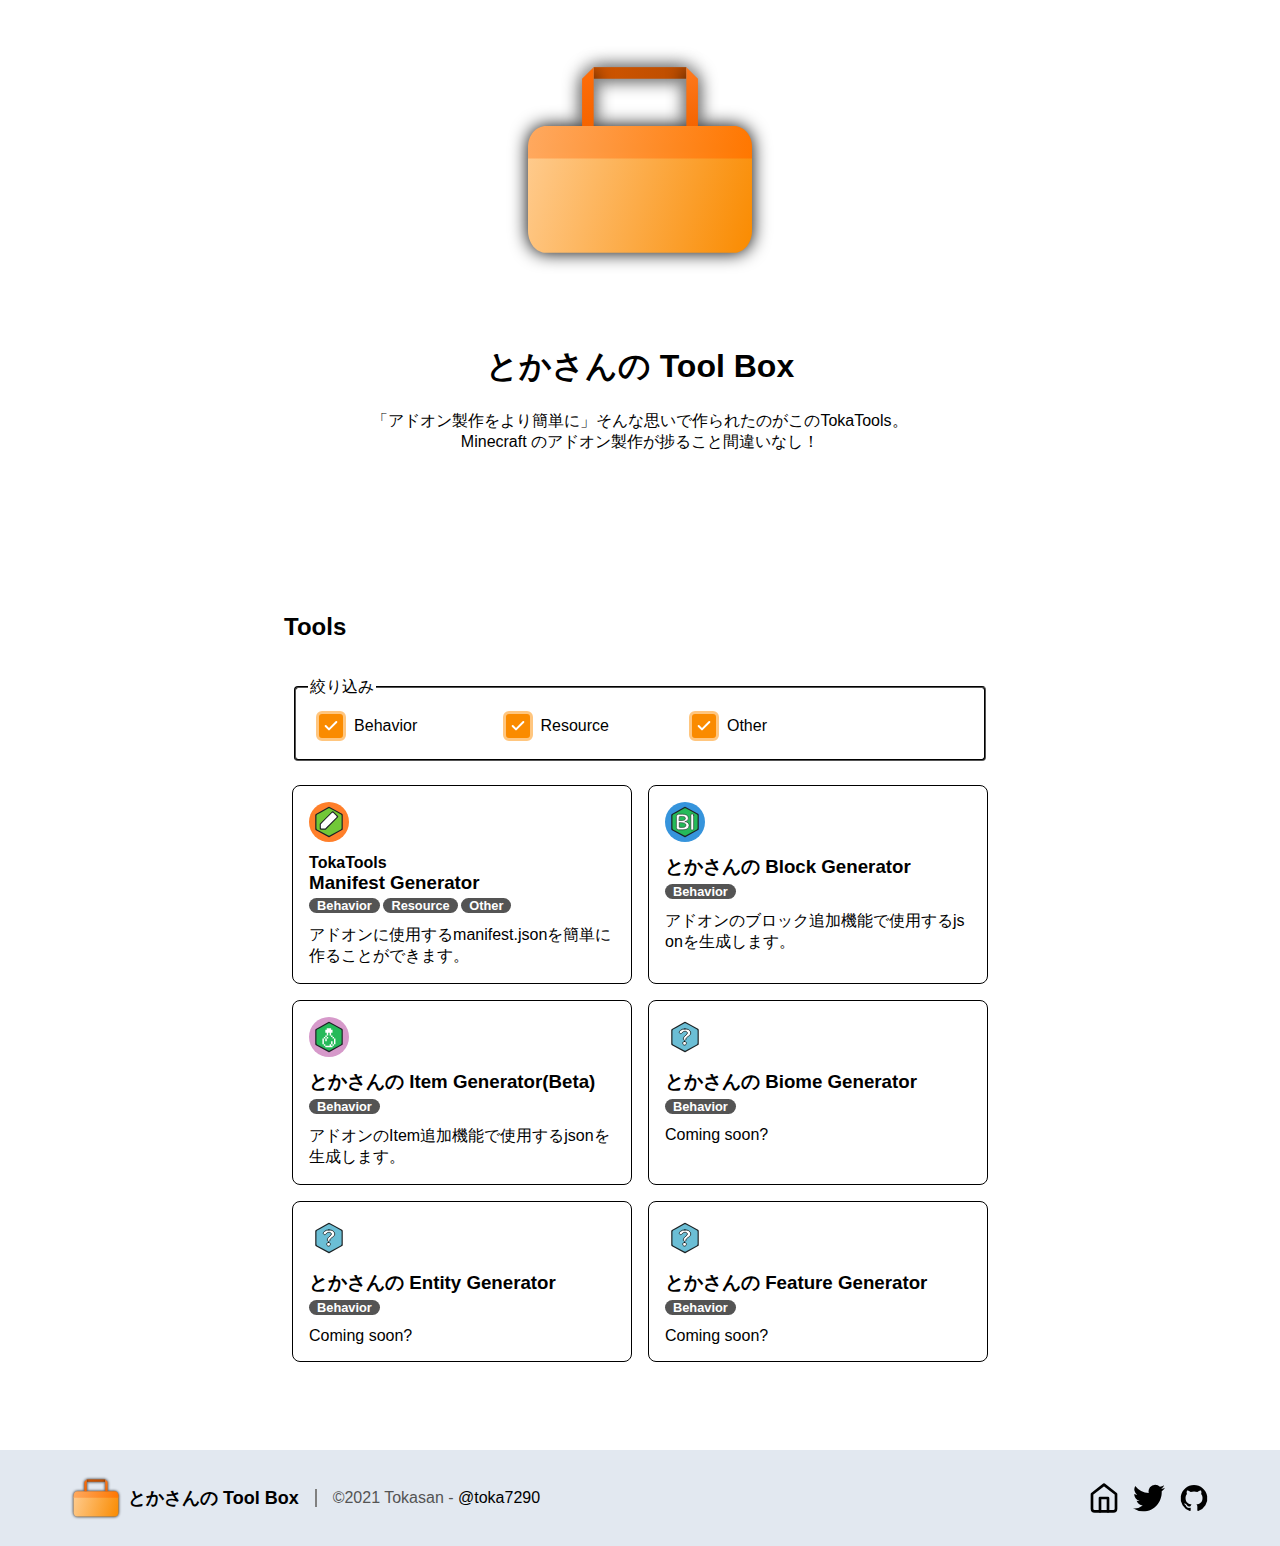
<file: index.html>
<!DOCTYPE html>
<html lang="ja">

    <head prefix="og: http://ogp.me/ns# fb: http://ogp.me/ns/fb# website: http://ogp.me/ns/websaite#">
        <meta charset="UTF-8">
        <title>とかさんの Tool Box</title>
        <!-- metadata -->
        <meta name="viewport" content="width=device-width,initial-scale=1">
        <meta name="keywords" content="とかさん,Minecraft,マインクラフト,json,Generator,tool,ツール,Addon,アドオン">
        <meta name="Description" content="Minecraft Bedrock Edition 向けのアドオン作成補助ツールポータルサイトです。">
        <meta http-equiv="content-language" content="ja">
        <meta name="theme-color" content="#fa8b00">
        <meta property="og:url" content="https://toka7290.github.io/TokaTools/" />
        <meta property="og:type" content="website" />
        <meta property="og:site_name" content="とかさんの Tool Box" />
        <meta property="og:title" content="ToolBox" />
        <meta property="og:description" content="Minecraft Bedrock Edition 向けのアドオン作成補助ツールポータルサイトです。" />
        <meta property="og:image" content="https://toka7290.github.io/TokaTools/img/icon_2000.png" />
        <meta name="twitter:card" content="summary">
        <meta name="twitter:site" content="@toka7290">
        <!-- css -->
        <link rel="preload" href="./css/style.min.css" as="style">
        <link rel="stylesheet" href="css/style.min.css" async>
        <link rel="stylesheet" href="css/phone.min.css" media="(max-width: 59rem)" async>
        <!-- icon etc -->
        <link rel="apple-touch-icon" sizes="180x180" href="img/icon_apple-touch-icon.png">
        <link rel="icon" href="img/icon.webp">
        <script type="application/ld+json">
            {
                "@context": "https://schema.org/",
                "@type": "WebSite",
                "name": "とかさんの Tool Box",
                "inLanguage": "ja",
                "url": "https://toka7290.github.io/TokaTools/",
                "sameAs": [
                    "https://tokamcwin10.blog.jp/",
                    "https://twitter.com/toka7290",
                    "https://www.youtube.com/channel/UC4lD0LiEAhfbAYvTIibx4dQ",
                    "https://github.com/toka7290/TokaTools"
                ]
            }
        </script>
    </head>

    <body>
        <header class="header">
            <div class="header_main">
                <div class="icon">
                    <img src="img/icon.svg" alt="icon" class="title_icon" width="320px" height="320px">
                </div>
                <div class="title">
                    <h1>とかさんの Tool Box</h1>
                </div>
                <div class="description">
                    <p>「アドオン製作をより簡単に」そんな思いで作られたのがこのTokaTools。</p>
                    <p>Minecraft のアドオン製作が捗ること間違いなし！</p>
                </div>
            </div>
        </header>
        <div class="wrapper">
            <div class="content">
                <div class="content_tools">
                    <h2>Tools</h2>
                    <div class="searcher">
                        <div class="tag-filter">
                            <form>
                                <fieldset>
                                    <legend>絞り込み</legend>
                                    <span class="filter_element">
                                        <input type="checkbox" name="filter_behavior" id="filter_behavior" checked class="invisible-Control">
                                        <label for="filter_behavior" class="checkbox-body">
                                            <div class="checkbox-body-box">
                                                <svg xmlns="http://www.w3.org/2000/svg" width="16" height="16" class="checkbox-body-checkMark" viewBox="0 0 24 24" fill="none" stroke="currentColor" stroke-width="3" stroke-linecap="round" stroke-linejoin="round">
                                                    <polyline points="20 6 9 17 4 12"></polyline>
                                                </svg>
                                            </div>
                                            <p class="checkbox-body-text">Behavior</p>
                                        </label>
                                    </span>
                                    <span class="filter_element">
                                        <input type="checkbox" name="filter_resource" id="filter_resource" checked class="invisible-Control">
                                        <label for="filter_resource" class="checkbox-body">
                                            <div class="checkbox-body-box">
                                                <svg xmlns="http://www.w3.org/2000/svg" width="16" height="16" class="checkbox-body-checkMark" viewBox="0 0 24 24" fill="none" stroke="currentColor" stroke-width="3" stroke-linecap="round" stroke-linejoin="round">
                                                    <polyline points="20 6 9 17 4 12"></polyline>
                                                </svg>
                                            </div>
                                            <p class="checkbox-body-text">Resource</p>
                                        </label>
                                    </span>
                                    <span class="filter_element">
                                        <input type="checkbox" name="filter_other" id="filter_other" checked class="invisible-Control">
                                        <label for="filter_other" class="checkbox-body">
                                            <div class="checkbox-body-box">
                                                <svg xmlns="http://www.w3.org/2000/svg" width="16" height="16" class="checkbox-body-checkMark" viewBox="0 0 24 24" fill="none" stroke="currentColor" stroke-width="3" stroke-linecap="round" stroke-linejoin="round">
                                                    <polyline points="20 6 9 17 4 12"></polyline>
                                                </svg>
                                            </div>
                                            <p class="checkbox-body-text">Other</p>
                                        </label>
                                    </span>
                                </fieldset>
                            </form>
                        </div>
                    </div>
                    <div class="tool-list">
                        <div class="tool-card">
                            <div class="tool-description">
                                <a href="https://toka7290.github.io/MCAddonSetupManager/" target="_blank" rel="noopener noreferrer">
                                    <div class="tool-description-inner">
                                        <img src="icons/ManifestGenerator.svg" alt="" class="tool-description-img" width="40px" height="40px">
                                        <div class="tool-description-header">
                                            <h3 class="title"><span class="sub_title">TokaTools</span>Manifest Generator</h3>
                                            <h4 class="tag">
                                                <span class="behavior">Behavior</span>
                                                <span class="resource">Resource</span>
                                                <span class="other">Other</span>
                                            </h4>
                                        </div>
                                        <div class="tool-description-content">
                                            <p>アドオンに使用するmanifest.jsonを簡単に作ることができます。</p>
                                        </div>
                                    </div>
                                </a>
                            </div>
                        </div>
                        <div class="tool-card">
                            <div class="tool-description">
                                <a href="./TokaBlockGenerator/" target="_blank" rel="noopener noreferrer">
                                    <div class="tool-description-inner">
                                        <img src="icons/BlockGenerator.svg" alt="" class="tool-description-img" width="40px" height="40px">
                                        <div class="tool-description-header">
                                            <h3 class="title">とかさんの Block Generator</h3>
                                            <h4 class="tag">
                                                <span class="behavior">Behavior</span>
                                            </h4>
                                        </div>
                                        <div class="tool-description-content">
                                            <p>アドオンのブロック追加機能で使用するjsonを生成します。</p>
                                        </div>
                                    </div>
                                </a>
                            </div>
                        </div>
                        <div class="tool-card">
                            <div class="tool-description">
                                <a href="./TokaItemGenerator/" target="_blank" rel="noopener noreferrer">
                                    <div class="tool-description-inner">
                                        <img src="icons/ItemGenerator.svg" alt="" class="tool-description-img" width="40px" height="40px">
                                        <div class="tool-description-header">
                                            <h3 class="title">とかさんの Item Generator(Beta)</h3>
                                            <h4 class="tag">
                                                <span class="behavior">Behavior</span>
                                            </h4>
                                        </div>
                                        <div class="tool-description-content">
                                            <p>アドオンのItem追加機能で使用するjsonを生成します。</p>
                                        </div>
                                    </div>
                                </a>
                            </div>
                        </div>
                        <div class="tool-card">
                            <div class="tool-description">
                                <div class="tool-description-inner">
                                    <img src="icons/error.svg" alt="" class="tool-description-img" width="40px" height="40px">
                                    <div class="tool-description-header">
                                        <h3 class="title">とかさんの Biome Generator</h3>
                                        <h4 class="tag">
                                            <span class="behavior">Behavior</span>
                                        </h4>
                                    </div>
                                    <div class="tool-description-content">
                                        <p>Coming soon?</p>
                                    </div>
                                </div>
                            </div>
                        </div>
                        <div class="tool-card">
                            <div class="tool-description">
                                <div class="tool-description-inner">
                                    <img src="icons/error.svg" alt="" class="tool-description-img" width="40px" height="40px">
                                    <div class="tool-description-header">
                                        <h3 class="title">とかさんの Entity Generator</h3>
                                        <h4 class="tag">
                                            <span class="behavior">Behavior</span>
                                        </h4>
                                    </div>
                                    <div class="tool-description-content">
                                        <p>Coming soon?</p>
                                    </div>
                                </div>
                            </div>
                        </div>
                        <div class="tool-card">
                            <div class="tool-description">
                                <div class="tool-description-inner">
                                    <img src="icons/error.svg" alt="" class="tool-description-img" width="40px" height="40px">
                                    <div class="tool-description-header">
                                        <h3 class="title">とかさんの Feature Generator</h3>
                                        <h4 class="tag">
                                            <span class="behavior">Behavior</span>
                                        </h4>
                                    </div>
                                    <div class="tool-description-content">
                                        <p>Coming soon?</p>
                                    </div>
                                </div>
                            </div>
                        </div>
                    </div>
                </div>
            </div>
        </div>
        <footer>
            <div class="footer_wrapper">
                <div class="footer_title">
                    <img src="img/icon.svg" alt="icon" width="64px" height="64px">
                    <h2>とかさんの Tool Box</h2>
                    <div class="footer_credit">
                        <p>©2021 Tokasan - <a href="https://twitter.com/toka7290" target="_blank" title="Twitter" rel="noopener noreferrer">@toka7290</a></p>
                    </div>
                </div>
                <div class="footer_menu">
                    <ul class="footer_menu_info">
                        <li>
                            <a href="https://tokamcwin10.blog.jp/" target="_blank" title="とかさんのホームページ" rel="noopener noreferrer">
                                <svg xmlns="http://www.w3.org/2000/svg" width="32px" height="32px" viewBox="0 0 24 24" fill="none" stroke="currentColor" stroke-width="2" stroke-linecap="round" stroke-linejoin="round">
                                    <path d="M3 9l9-7 9 7v11a2 2 0 0 1-2 2H5a2 2 0 0 1-2-2z"></path>
                                    <polyline points="9 22 9 12 15 12 15 22"></polyline>
                                </svg>
                            </a>
                        </li>
                        <li>
                            <a href="https://twitter.com/toka7290" target="_blank" title="Twitter" rel="noopener noreferrer">
                                <svg xmlns="http://www.w3.org/2000/svg" width="32px" height="32px" viewBox="0 0 24 24" fill="currentColor">
                                    <path
                                          d="M24 4.37a9.6 9.6 0 0 1-2.83.8 5.04 5.04 0 0 0 2.17-2.8c-.95.58-2 1-3.13 1.22A4.86 4.86 0 0 0 16.61 2a4.99 4.99 0 0 0-4.79 6.2A13.87 13.87 0 0 1 1.67 2.92 5.12 5.12 0 0 0 3.2 9.67a4.82 4.82 0 0 1-2.23-.64v.07c0 2.44 1.7 4.48 3.95 4.95a4.84 4.84 0 0 1-2.22.08c.63 2.01 2.45 3.47 4.6 3.51A9.72 9.72 0 0 1 0 19.74 13.68 13.68 0 0 0 7.55 22c9.06 0 14-7.7 14-14.37v-.65c.96-.71 1.79-1.6 2.45-2.61z" />
                                </svg>
                            </a>
                        </li>
                        <li>
                            <a href="https://github.com/toka7290/TokaTools" target="_blank" title="Github" rel="noopener noreferrer">
                                <svg xmlns="http://www.w3.org/2000/svg" width="32px" height="32px" data-name="Layer 1" viewBox="0 0 24 24">
                                    <path fill="currentColor"
                                          d="M12,2.2467A10.00042,10.00042,0,0,0,8.83752,21.73419c.5.08752.6875-.21247.6875-.475,0-.23749-.01251-1.025-.01251-1.86249C7,19.85919,6.35,18.78423,6.15,18.22173A3.636,3.636,0,0,0,5.125,16.8092c-.35-.1875-.85-.65-.01251-.66248A2.00117,2.00117,0,0,1,6.65,17.17169a2.13742,2.13742,0,0,0,2.91248.825A2.10376,2.10376,0,0,1,10.2,16.65923c-2.225-.25-4.55-1.11254-4.55-4.9375a3.89187,3.89187,0,0,1,1.025-2.6875,3.59373,3.59373,0,0,1,.1-2.65s.83747-.26251,2.75,1.025a9.42747,9.42747,0,0,1,5,0c1.91248-1.3,2.75-1.025,2.75-1.025a3.59323,3.59323,0,0,1,.1,2.65,3.869,3.869,0,0,1,1.025,2.6875c0,3.83747-2.33752,4.6875-4.5625,4.9375a2.36814,2.36814,0,0,1,.675,1.85c0,1.33752-.01251,2.41248-.01251,2.75,0,.26251.1875.575.6875.475A10.0053,10.0053,0,0,0,12,2.2467Z" />
                                </svg>
                            </a>
                        </li>
                    </ul>
                </div>
            </div>
        </footer>
        <!-- lib -->
        <script src="lib/jquery-3.5.1.min.js" defer></script>
        <!-- js -->
        <script type="text/javascript" src="js/main.min.js" defer></script>
    </body>

</html>
</file>
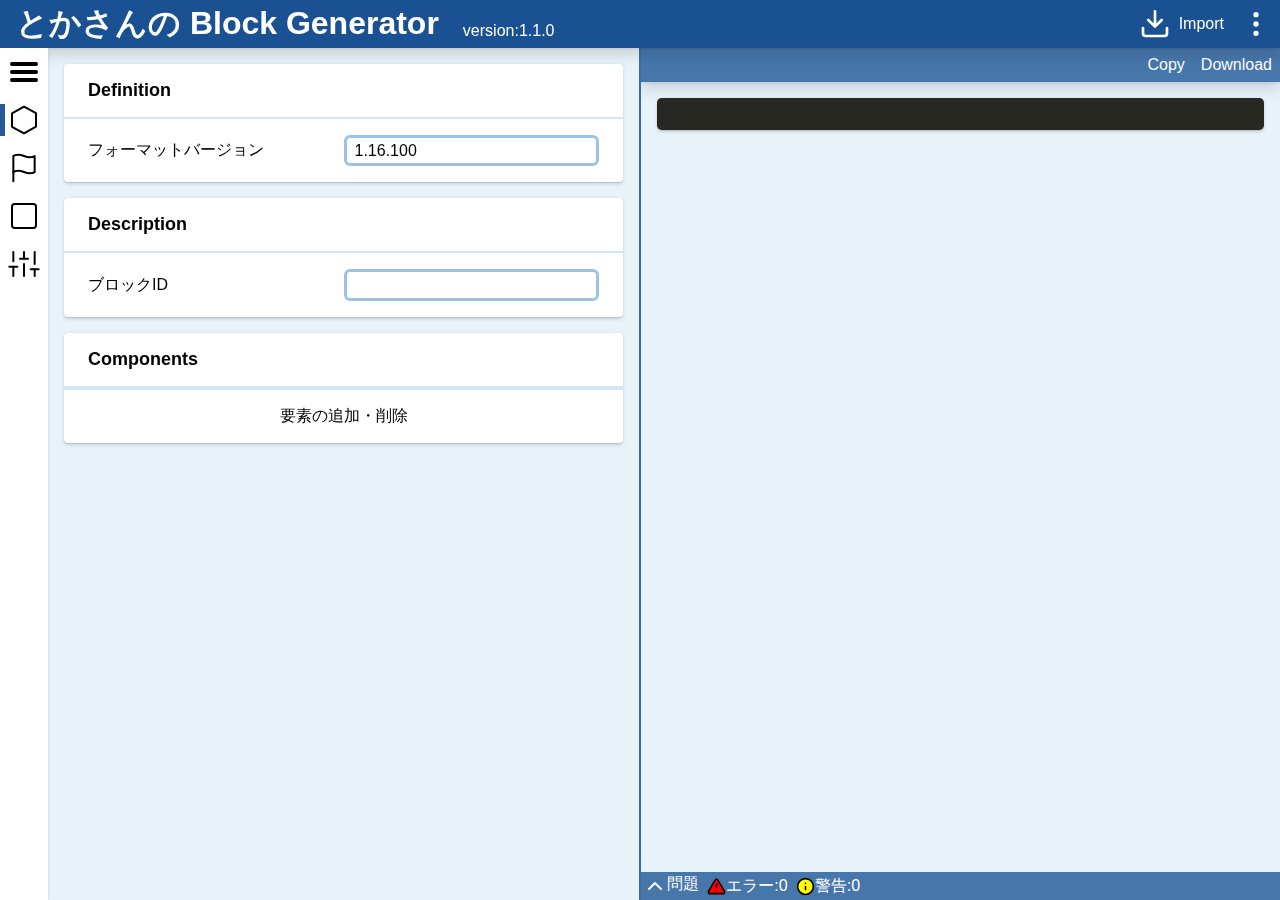
<file: TokaBlockGenerator/index.html>
<!DOCTYPE html>
<html lang="ja">

  <head prefix="og: http://ogp.me/ns# fb: http://ogp.me/ns/fb# website: http://ogp.me/ns/websaite#">
    <meta charset="UTF-8">
    <title>とかさんの Block Generator</title>
    <!-- metadata -->
    <meta name="viewport" content="width=device-width,initial-scale=1">
    <meta name="keywords" content="とかさん,Minecraft,マインクラフト,block,ブロック,json,Generator,tool,ツール,Addon,アドオン">
    <meta name="Description" content="Minecraft Bedrock Edition 向けのアドオン作成補助ツールです。block jsonを簡単に作ることができます。">
    <meta name="theme-color" content="#3870A9">
    <meta property="og:url" content="https://toka7290.github.io/TokaTools/TokaBlockGenerator/">
    <meta property="og:type" content="website">
    <meta property="og:site_name" content="とかさんの Block Generator">
    <meta property="og:title" content="BlockGenerator">
    <meta property="og:description" content="Minecraft Bedrock Edition 向けのアドオン作成補助ツールです。block jsonを簡単に作ることができます。">
    <meta property="og:image" content="https://toka7290.github.io/TokaTools/TokaBlockGenerator/img/icon_2000.png">
    <meta name="twitter:card" content="summary">
    <meta name="twitter:site" content="@toka7290">
    <!-- css -->
    <link rel="preload" href="./css/style.min.css" as="style">
    <link rel="stylesheet" href="css/color.min.css" media="all" async>
    <link rel="stylesheet" href="css/style.min.css" media="all" async>
    <link rel="stylesheet" href="css/prism.min.css" media="all" async defer>
    <link rel="stylesheet" href="css/phone.min.css" media="(max-width: 59rem)" async>
    <!-- icon etc -->
    <link rel="apple-touch-icon" href="img/icon_apple-touch-icon.png">
    <link rel="icon" href="img/icon.webp">
    <link rel="manifest" href="json/webapp.webmanifest">
    <script type="application/ld+json">
      {
        "@context": "http://schema.org",
        "@type": "WebApplication",
        "name": "とかさんの Block Generator",
        "applicationCategory": "DeveloperApplication",
        "applicationSubCategory": "Minecraft Block json Addon",
        "image": "img/icon_2000.png",
        "about": "Minecraft Bedrock Edition 向けのアドオン作成補助ツールです。block jsonを簡単に作ることができます。",
        "creator": {
          "@type": "Person",
          "name": "とかさん",
          "url": "http://tokamcwin10.blog.jp/"
        },
        "offers": {
          "@type": "Offer",
          "price": "0",
          "priceCurrency": "JPN"
        },
        "url": "https://toka7290.github.io/TokaTools/TokaBlockGenerator/",
        "operatingSystem": "Any. It is a Web Application"
      }
    </script>
  </head>

  <body>
    <header class="header">
      <div class="header-main">
        <div class="title-icon">
          <img src="img/icon.svg" alt="" height="32px" width="32px">
        </div>
        <div class="title">
          <h1>とかさんの Block Generator</h1>
          <p>version:1.1.0</p>
        </div>
        <div class="header-menu">
          <div class="header-menu-element import-file">
            <label for="input-file">Import</label>
            <div class="help-content top" id="help-content-1">
              <p>すでファイルがある場合はデータをインポートします。</p>
            </div>
          </div>
          <div class="header-menu-element" id="show-preview">
            <span>Preview</span>
            <div class="help-content top" id="help-content-3">
              <p>
                入力・編集したデータの実際の表示、json閲覧とダウンロード・コピーをします。
              </p>
            </div>
          </div>
          <div class="header-menu-element">
            <p id="show-help">help</p>
          </div>
          <div class="header-menu-element">
            <label for="open-about">About</label>
          </div>
        </div>
        <div class="header-menu-alt">
          <input type="file" name="input-file" id="input-file" accept=".json" class="invisible-Control">
          <label for="input-file" class="import-file">
            <img src="img/import.svg" alt="import" width="32px" height="32px">
            <p>Import</p>
          </label>
          <details class="open-more-info">
            <summary class="more-info-icon"><img src="img/more.svg" alt="more" width="32px" height="32px"></summary>
            <ul class="more-info">
              <li>
                <a href="https://tokamcwin10.blog.jp/" target="_blank" title="とかさんのホームページ" rel="noopener noreferrer"><img src="img/homepage.svg" alt="" width="32px" height="32px">
                  <p>Homepage</p>
                </a>
              </li>
              <li>
                <a href="https://twitter.com/toka7290" target="_blank" title="Twitter" rel="noopener noreferrer"><img src="img/twitter.svg" alt="" width="32px" height="32px">
                  <p>Twitter</p>
                </a>
              </li>
              <li>
                <a href="https://github.com/toka7290/TokaTools" target="_blank" title="Github" rel="noopener noreferrer"><img src="img/github.svg" alt="" width="32px" height="32px">
                  <p>GitHub</p>
                </a>
              </li>
              <li>
                <a href="https://tokamcwin10.blog.jp/article-37132278" target="_blank" title="Block.jsonの解説ページに飛びます。" rel="noopener noreferrer"><img src="img/help.svg" alt="" width="32px" height="32px">
                  <p>Block Help</p>
                </a>
              </li>
              <li>
                <input type="button" id="open-about" class="invisible-Control">
                <label class="open-about" for="open-about">
                  <img src="img/icon.svg" alt="" height="32px" width="32px">
                  <p>about</p>
                </label>
              </li>
            </ul>
          </details>
        </div>
      </div>
      <div id="page-help"></div>
      <div class="page-about about-hide">
        <div class="about-area">
          <div class="close-about">
            <input type="button" id="close-about-btn" class="invisible-Control">
            <label for="close-about-btn">
              <img src="img/close.svg" alt="" id="close-about-image" width="50px" height="50px">
            </label>
          </div>
          <div class="about-content">
            <img src="img/icon.svg" alt="" width="180px" height="180px">
            <div class="about-title">
              <h2>とかさんの Block Generator</h2>
              <p>version:1.1.0</p>
            </div>
            <div class="about-external-link">
              <a href="https://tokamcwin10.blog.jp/" target="_blank" title="とかさんのホームページ" rel="noopener noreferrer"><img src="img/homepage.svg" alt="" width="32px" height="32px"></a>
              <a href="https://twitter.com/toka7290" target="_blank" title="Twitter" rel="noopener noreferrer"><img src="img/twitter.svg" alt="" width="32px" height="32px"></a>
              <a href="https://github.com/toka7290/TokaTools" target="_blank" title="Github" rel="noopener noreferrer"><img src="img/github.svg" alt="" width="32px" height="32px"></a>
              <a href="https://tokamcwin10.blog.jp/article-37132278" target="_blank" title="Block.jsonの解説ページに飛びます。" rel="noopener noreferrer"><img src="img/help.svg" alt="" width="32px" height="32px"></a>
              <div id="page-share"><img src="img/share.svg" alt="" width="32px" height="32px"></div>
            </div>
            <div class="copyright">
              <p>Copyright (c) 2021 とかさん</p>
            </div>
          </div>
        </div>
      </div>
    </header>
    <div class="help-content bottom" id="help-content-2">
      <p>データを編集します</p>
      <p>エラー等は下にある[問題]タブから見ることができます。</p>
    </div>
    <div class="file-drop-zone hide">
      <div class="file-drop-zone-textarea">
        <img src="img/import.svg" alt="import" width="50px" height="50px">
        <p>ファイルをドロップして&NewLine;インポートします。</p>
      </div>
    </div>
    <div class="content">
      <div class="editor">
        <div class="editor-switcher">
          <div class="switcher-hamburger">
            <input type="checkbox" name="hamburger-opener" id="hamburger-opener" class="invisible-Control">
            <label for="hamburger-opener" class="switch-element-body">
              <div class="switcher-select-mark"></div>
              <div class="switcher-icon">
                <svg xmlns="http://www.w3.org/2000/svg" aria-label="エディタタブを展開" width="32" height="32" viewBox="0 0 24 24" fill="none" stroke="currentColor" stroke-width="3" stroke-linecap="round" stroke-linejoin="round">
                  <line x1="3" y1="12" x2="21" y2="12"></line>
                  <line x1="3" y1="6" x2="21" y2="6"></line>
                  <line x1="3" y1="18" x2="21" y2="18"></line>
                </svg>
              </div>
            </label>
          </div>
          <div class="switch-element">
            <input type="radio" name="editor-switch" id="editor-switch-main" value="main" class="invisible-Control" checked>
            <label for="editor-switch-main" class="switch-element-body">
              <div class="switcher-select-mark"></div>
              <div class="switcher-icon">
                <svg xmlns="http://www.w3.org/2000/svg" aria-label="Main" width="32" height="32" viewBox="0 0 24 24" fill="none" stroke="currentColor" stroke-width="1.5" stroke-linecap="round" stroke-linejoin="round">
                  <path d="M12 2l9 4.9V17L12 22l-9-4.9V7z">
                </svg>
              </div>
              <div class="switcher-editor-name">Main</div>
            </label>
          </div>
          <div class="switch-element editor-event">
            <input type="radio" name="editor-switch" id="editor-switch-event" value="event" class="invisible-Control">
            <label for="editor-switch-event" class="switch-element-body">
              <div class="switcher-select-mark"></div>
              <div class="switcher-icon">
                <svg xmlns="http://www.w3.org/2000/svg" aria-label="イベント" width="32" height="32" viewBox="0 0 24 24" fill="none" stroke="currentColor" stroke-width="1.5" stroke-linecap="round" stroke-linejoin="round">
                  <path d="M4 15s1-1 4-1 5 2 8 2 4-1 4-1V3s-1 1-4 1-5-2-8-2-4 1-4 1z"></path>
                  <line x1="4" y1="22" x2="4" y2="15"></line>
                </svg>
              </div>
              <div class="switcher-editor-name">イベント</div>
            </label>
          </div>
          <div class="switch-element editor-permutations">
            <input type="radio" name="editor-switch" id="editor-switch-permutations" value="permutations" class="invisible-Control">
            <label for="editor-switch-permutations" class="switch-element-body">
              <div class="switcher-select-mark"></div>
              <div class="switcher-icon">
                <svg xmlns="http://www.w3.org/2000/svg" aria-label="パーミュテーション" width="32" height="32" viewBox="0 0 24 24" fill="none" stroke="currentColor" stroke-width="1.5" stroke-linecap="round" stroke-linejoin="round">
                  <rect x="3" y="3" width="18" height="18" rx="2">
                    <path d="M21 12H3M12 3v18">
                </svg>
              </div>
              <div class="switcher-editor-name">パーミュテーション</div>
            </label>
          </div>
          <div class="switch-element editor-blockState">
            <input type="radio" name="editor-switch" id="editor-switch-blockState" value="blockState" class="invisible-Control">
            <label for="editor-switch-blockState" class="switch-element-body">
              <div class="switcher-select-mark"></div>
              <div class="switcher-icon">
                <svg xmlns="http://www.w3.org/2000/svg" aria-label="ブロック状態" width="32" height="32" viewBox="0 0 24 24" fill="none" stroke="currentColor" stroke-width="1.5" stroke-linecap="round" stroke-linejoin="round">
                  <line x1="4" y1="21" x2="4" y2="14"></line>
                  <line x1="4" y1="10" x2="4" y2="3"></line>
                  <line x1="12" y1="21" x2="12" y2="12"></line>
                  <line x1="12" y1="8" x2="12" y2="3"></line>
                  <line x1="20" y1="21" x2="20" y2="16"></line>
                  <line x1="20" y1="12" x2="20" y2="3"></line>
                  <line x1="1" y1="14" x2="7" y2="14"></line>
                  <line x1="9" y1="8" x2="15" y2="8"></line>
                  <line x1="17" y1="16" x2="23" y2="16"></line>
                </svg>
              </div>
              <div class="switcher-editor-name">ブロック状態</div>
            </label>
          </div>
        </div>
        <form name="editor-main" id="editor-main" class="editor-main">
          <div class="editor-element">
            <div class="editor-element-legend">
              <p>Definition</p>
            </div>
            <div class="value-element" title="このブロック.jsonのフォーマットバージョンを設定します。">
              <div class="value-label">
                <label for="format-version">フォーマットバージョン</label>
              </div>
              <div class="value-input">
                <select name="format-version" id="format-version">
                  <option value="1.16.100">1.16.100</option>
                  <option value="1.16.0">1.16.0</option>
                  <option value="1.12.0">1.12.0</option>
                </select>
              </div>
            </div>
          </div>
          <div class="editor-element">
            <div class="editor-element-legend">
              <p>Description</p>
            </div>
            <div class="value-element" title="このブロックのIDを設定します。'名前空間:ブロックID'の形式で書く必要があります。">
              <div class="value-label">
                <label for="description-block-name">ブロックID</label>
              </div>
              <div class="value-input">
                <input type="text" name="block-name" id="description-block-name">
              </div>
            </div>
            <div class="value-element description_is_experimental unsupported" title="このチェックを有効にすると、試験的なゲームプレイでのみブロックが有効化されます。">
              <label class="value-checkbox">
                <input type="checkbox" name="description-is-experimental" id="description-is-experimental" class="invisible-Control">
                <div for="description-is-experimental" class="checkbox-body">
                  <div class="checkbox-body-box">
                    <svg xmlns="http://www.w3.org/2000/svg" width="16" height="16" class="checkbox-body-checkMark" viewBox="0 0 24 24" fill="none" stroke="currentColor" stroke-width="3" stroke-linecap="round" stroke-linejoin="round">
                      <polyline points="20 6 9 17 4 12"></polyline>
                    </svg>
                  </div>
                  <p class="checkbox-body-text">試験的なゲームプレイのみ</p>
                </div>
              </label>
            </div>
            <div class="value-element description_register_to_creative_menu unsupported" title="このチェックを有効にすると、ブロックがクリエイティブインベントリに追加されます。">
              <label class="value-checkbox">
                <input type="checkbox" name="description-register-to-creative-menu" id="description-register-to-creative-menu" class="invisible-Control">
                <div for="description-register-to-creative-menu" class="checkbox-body">
                  <div class="checkbox-body-box">
                    <svg xmlns="http://www.w3.org/2000/svg" width="16" height="16" class="checkbox-body-checkMark" viewBox="0 0 24 24" fill="none" stroke="currentColor" stroke-width="3" stroke-linecap="round" stroke-linejoin="round">
                      <polyline points="20 6 9 17 4 12"></polyline>
                    </svg>
                  </div>
                  <p class="checkbox-body-text">クリエイティブメニューに追加</p>
                </div>
              </label>
            </div>
          </div>
          <div class="editor-element">
            <div class="editor-element-legend">
              <p>Components</p>
            </div>
            <div class="editor-element-body"></div>
            <div class="editor-element-footer element-control">
              <div class="type-modal">
                <label class="invisible-Control">
                  <input type="button" class="modal-open">
                  <div class="element-control-text">要素の追加・削除</div>
                </label>
                <div class="modal hide">
                  <div class="modal-dialog">
                    <div class="modal-content">
                      <div class="modal-header">
                        <div class="modal-title">要素の追加・削除</div>
                        <label class="modal-close-btn">
                          <input type="button" value="閉じる" class="modal-close invisible-Control">
                          <div class="close-btn-icon">
                            <svg xmlns="http://www.w3.org/2000/svg" width="32" height="32" viewBox="0 0 24 24" fill="none" stroke="currentColor" stroke-width="1.5" stroke-linecap="round" stroke-linejoin="round">
                              <line x1="18" y1="6" x2="6" y2="18"></line>
                              <line x1="6" y1="6" x2="18" y2="18"></line>
                            </svg>
                          </div>
                        </label>
                      </div>
                      <div class="modal-body">
                        <div class="value-element components_loot" title="このブロックが破壊された時に落とすアイテムが記述されたルートテーブルを指定します。">
                          <label class="value-checkbox">
                            <input type="checkbox" name="components_loot" class="element-control-switch invisible-Control">
                            <div class="checkbox-body">
                              <div class="checkbox-body-box">
                                <svg xmlns="http://www.w3.org/2000/svg" width="16" height="16" class="checkbox-body-checkMark" viewBox="0 0 24 24" fill="none" stroke="currentColor" stroke-width="3" stroke-linecap="round" stroke-linejoin="round">
                                  <polyline points="20 6 9 17 4 12"></polyline>
                                </svg>
                              </div>
                              <p class="checkbox-body-text">ルートテーブル</p>
                            </div>
                          </label>
                        </div>
                        <div class="value-element components_display_name" title="ブロックの画面に表示される名前を設定します。">
                          <label class="value-checkbox">
                            <input type="checkbox" name="components_display_name" class="element-control-switch invisible-Control">
                            <div class="checkbox-body">
                              <div class="checkbox-body-box">
                                <svg xmlns="http://www.w3.org/2000/svg" width="16" height="16" class="checkbox-body-checkMark" viewBox="0 0 24 24" fill="none" stroke="currentColor" stroke-width="3" stroke-linecap="round" stroke-linejoin="round">
                                  <polyline points="20 6 9 17 4 12"></polyline>
                                </svg>
                              </div>
                              <p class="checkbox-body-text">表示名</p>
                            </div>
                          </label>
                        </div>
                        <div class="value-element components_tag" title="ブロックにタグを設定します。">
                          <label class="value-checkbox">
                            <input type="checkbox" name="components_tag" class="element-control-switch invisible-Control">
                            <div class="checkbox-body">
                              <div class="checkbox-body-box">
                                <svg xmlns="http://www.w3.org/2000/svg" width="16" height="16" class="checkbox-body-checkMark" viewBox="0 0 24 24" fill="none" stroke="currentColor" stroke-width="3" stroke-linecap="round" stroke-linejoin="round">
                                  <polyline points="20 6 9 17 4 12"></polyline>
                                </svg>
                              </div>
                              <p class="checkbox-body-text">タグ</p>
                            </div>
                          </label>
                        </div>
                        <div class="value-element components_placement_filter" title="ブロックが設置できる面とブロックを設定します。">
                          <label class="value-checkbox">
                            <input type="checkbox" name="components_placement_filter" class="element-control-switch invisible-Control">
                            <div class="checkbox-body">
                              <div class="checkbox-body-box">
                                <svg xmlns="http://www.w3.org/2000/svg" width="16" height="16" class="checkbox-body-checkMark" viewBox="0 0 24 24" fill="none" stroke="currentColor" stroke-width="3" stroke-linecap="round" stroke-linejoin="round">
                                  <polyline points="20 6 9 17 4 12"></polyline>
                                </svg>
                              </div>
                              <p class="checkbox-body-text">配置フィルター</p>
                            </div>
                          </label>
                        </div>
                        <div class="value-element components_preventsjumping" title="MOBがブロックを飛び越えることを禁止します。">
                          <label class="value-checkbox">
                            <input type="checkbox" name="components_preventsjumping" class="element-control-switch invisible-Control">
                            <div class="checkbox-body">
                              <div class="checkbox-body-box">
                                <svg xmlns="http://www.w3.org/2000/svg" width="16" height="16" class="checkbox-body-checkMark" viewBox="0 0 24 24" fill="none" stroke="currentColor" stroke-width="3" stroke-linecap="round" stroke-linejoin="round">
                                  <polyline points="20 6 9 17 4 12"></polyline>
                                </svg>
                              </div>
                              <p class="checkbox-body-text">飛び越え禁止</p>
                            </div>
                          </label>
                        </div>
                        <div class="value-element components_unwalkable" title="MOBがブロックを通り抜けるのを禁止します。">
                          <label class="value-checkbox">
                            <input type="checkbox" name="components_unwalkable" class="element-control-switch invisible-Control">
                            <div class="checkbox-body">
                              <div class="checkbox-body-box">
                                <svg xmlns="http://www.w3.org/2000/svg" width="16" height="16" class="checkbox-body-checkMark" viewBox="0 0 24 24" fill="none" stroke="currentColor" stroke-width="3" stroke-linecap="round" stroke-linejoin="round">
                                  <polyline points="20 6 9 17 4 12"></polyline>
                                </svg>
                              </div>
                              <p class="checkbox-body-text">通り抜け禁止</p>
                            </div>
                          </label>
                        </div>
                        <div class="value-element components_map_color" title="地図に表示されるブロックの色を設定します。">
                          <label class="value-checkbox">
                            <input type="checkbox" name="components_map_color" class="element-control-switch invisible-Control">
                            <div class="checkbox-body">
                              <div class="checkbox-body-box">
                                <svg xmlns="http://www.w3.org/2000/svg" width="16" height="16" class="checkbox-body-checkMark" viewBox="0 0 24 24" fill="none" stroke="currentColor" stroke-width="3" stroke-linecap="round" stroke-linejoin="round">
                                  <polyline points="20 6 9 17 4 12"></polyline>
                                </svg>
                              </div>
                              <p class="checkbox-body-text">地図の色</p>
                            </div>
                          </label>
                        </div>
                        <div class="value-element components_crafting_table" title="ブロックに作業台の機能を付けます。">
                          <label class="value-checkbox">
                            <input type="checkbox" name="components_crafting_table" class="element-control-switch invisible-Control">
                            <div class="checkbox-body">
                              <div class="checkbox-body-box">
                                <svg xmlns="http://www.w3.org/2000/svg" width="16" height="16" class="checkbox-body-checkMark" viewBox="0 0 24 24" fill="none" stroke="currentColor" stroke-width="3" stroke-linecap="round" stroke-linejoin="round">
                                  <polyline points="20 6 9 17 4 12"></polyline>
                                </svg>
                              </div>
                              <p class="checkbox-body-text">作業台</p>
                            </div>
                          </label>
                        </div>
                        <div class="value-element components_geometry" title="ブロックのジオメトリを設定します。">
                          <label class="value-checkbox">
                            <input type="checkbox" name="components_geometry" class="element-control-switch invisible-Control">
                            <div class="checkbox-body">
                              <div class="checkbox-body-box">
                                <svg xmlns="http://www.w3.org/2000/svg" width="16" height="16" class="checkbox-body-checkMark" viewBox="0 0 24 24" fill="none" stroke="currentColor" stroke-width="3" stroke-linecap="round" stroke-linejoin="round">
                                  <polyline points="20 6 9 17 4 12"></polyline>
                                </svg>
                              </div>
                              <p class="checkbox-body-text">ジオメトリ</p>
                            </div>
                          </label>
                        </div>
                        <div class="value-element components_material_instances" title="ブロックのマテリアルインスタンスを設定します。">
                          <label class="value-checkbox">
                            <input type="checkbox" name="components_material_instances" class="element-control-switch invisible-Control">
                            <div class="checkbox-body">
                              <div class="checkbox-body-box">
                                <svg xmlns="http://www.w3.org/2000/svg" width="16" height="16" class="checkbox-body-checkMark" viewBox="0 0 24 24" fill="none" stroke="currentColor" stroke-width="3" stroke-linecap="round" stroke-linejoin="round">
                                  <polyline points="20 6 9 17 4 12"></polyline>
                                </svg>
                              </div>
                              <p class="checkbox-body-text">マテリアルインスタンス</p>
                            </div>
                          </label>
                        </div>
                        <div class="value-element components_entity_collision" title="ブロックの物理的な衝突判定を設定します。">
                          <label class="value-checkbox">
                            <input type="checkbox" name="components_entity_collision" class="element-control-switch invisible-Control">
                            <div class="checkbox-body">
                              <div class="checkbox-body-box">
                                <svg xmlns="http://www.w3.org/2000/svg" width="16" height="16" class="checkbox-body-checkMark" viewBox="0 0 24 24" fill="none" stroke="currentColor" stroke-width="3" stroke-linecap="round" stroke-linejoin="round">
                                  <polyline points="20 6 9 17 4 12"></polyline>
                                </svg>
                              </div>
                              <p class="checkbox-body-text">衝突判定</p>
                            </div>
                          </label>
                        </div>
                        <div class="value-element components_pick_collision" title="ブロックの選択時の判定を設定します。">
                          <label class="value-checkbox">
                            <input type="checkbox" name="components_pick_collision" class="element-control-switch invisible-Control">
                            <div class="checkbox-body">
                              <div class="checkbox-body-box">
                                <svg xmlns="http://www.w3.org/2000/svg" width="16" height="16" class="checkbox-body-checkMark" viewBox="0 0 24 24" fill="none" stroke="currentColor" stroke-width="3" stroke-linecap="round" stroke-linejoin="round">
                                  <polyline points="20 6 9 17 4 12"></polyline>
                                </svg>
                              </div>
                              <p class="checkbox-body-text">選択判定</p>
                            </div>
                          </label>
                        </div>
                        <div class="value-element components_rotation" title="ブロックを回転させます。">
                          <label class="value-checkbox">
                            <input type="checkbox" name="components_rotation" class="element-control-switch invisible-Control">
                            <div class="checkbox-body">
                              <div class="checkbox-body-box">
                                <svg xmlns="http://www.w3.org/2000/svg" width="16" height="16" class="checkbox-body-checkMark" viewBox="0 0 24 24" fill="none" stroke="currentColor" stroke-width="3" stroke-linecap="round" stroke-linejoin="round">
                                  <polyline points="20 6 9 17 4 12"></polyline>
                                </svg>
                              </div>
                              <p class="checkbox-body-text">回転</p>
                            </div>
                          </label>
                        </div>
                        <div class="value-element components_breathability" title="ブロックの通気性を設定します。">
                          <label class="value-checkbox">
                            <input type="checkbox" name="components_breathability" class="element-control-switch invisible-Control">
                            <div class="checkbox-body">
                              <div class="checkbox-body-box">
                                <svg xmlns="http://www.w3.org/2000/svg" width="16" height="16" class="checkbox-body-checkMark" viewBox="0 0 24 24" fill="none" stroke="currentColor" stroke-width="3" stroke-linecap="round" stroke-linejoin="round">
                                  <polyline points="20 6 9 17 4 12"></polyline>
                                </svg>
                              </div>
                              <p class="checkbox-body-text">通気性</p>
                            </div>
                          </label>
                        </div>
                        <div class="value-element components_block_light_absorption" title="このブロックが吸収する光の量を設定します。">
                          <label class="value-checkbox">
                            <input type="checkbox" name="components_block_light_absorption" class="element-control-switch invisible-Control">
                            <div class="checkbox-body">
                              <div class="checkbox-body-box">
                                <svg xmlns="http://www.w3.org/2000/svg" width="16" height="16" class="checkbox-body-checkMark" viewBox="0 0 24 24" fill="none" stroke="currentColor" stroke-width="3" stroke-linecap="round" stroke-linejoin="round">
                                  <polyline points="20 6 9 17 4 12"></polyline>
                                </svg>
                              </div>
                              <p class="checkbox-body-text">光の吸収</p>
                            </div>
                          </label>
                        </div>
                        <div class="value-element components_block_light_emission" title="このブロックが発する光の量を設定します。">
                          <label class="value-checkbox">
                            <input type="checkbox" name="components_block_light_emission" class="element-control-switch invisible-Control">
                            <div class="checkbox-body">
                              <div class="checkbox-body-box">
                                <svg xmlns="http://www.w3.org/2000/svg" width="16" height="16" class="checkbox-body-checkMark" viewBox="0 0 24 24" fill="none" stroke="currentColor" stroke-width="3" stroke-linecap="round" stroke-linejoin="round">
                                  <polyline points="20 6 9 17 4 12"></polyline>
                                </svg>
                              </div>
                              <p class="checkbox-body-text">発光量</p>
                            </div>
                          </label>
                        </div>
                        <div class="value-element components_destroy_time" title="このブロックの破壊にかかる時間を設定します[秒]">
                          <label class="value-checkbox">
                            <input type="checkbox" name="components_destroy_time" class="element-control-switch invisible-Control">
                            <div class="checkbox-body">
                              <div class="checkbox-body-box">
                                <svg xmlns="http://www.w3.org/2000/svg" width="16" height="16" class="checkbox-body-checkMark" viewBox="0 0 24 24" fill="none" stroke="currentColor" stroke-width="3" stroke-linecap="round" stroke-linejoin="round">
                                  <polyline points="20 6 9 17 4 12"></polyline>
                                </svg>
                              </div>
                              <p class="checkbox-body-text">破壊にかかる時間</p>
                            </div>
                          </label>
                        </div>
                        <div class="value-element components_explosion_resistance" title="このブロックの爆発耐性を設定します。">
                          <label class="value-checkbox">
                            <input type="checkbox" name="components_explosion_resistance" class="element-control-switch invisible-Control">
                            <div class="checkbox-body">
                              <div class="checkbox-body-box">
                                <svg xmlns="http://www.w3.org/2000/svg" width="16" height="16" class="checkbox-body-checkMark" viewBox="0 0 24 24" fill="none" stroke="currentColor" stroke-width="3" stroke-linecap="round" stroke-linejoin="round">
                                  <polyline points="20 6 9 17 4 12"></polyline>
                                </svg>
                              </div>
                              <p class="checkbox-body-text">爆発耐性</p>
                            </div>
                          </label>
                        </div>
                        <div class="value-element components_breakonpush" title="ブロックをピストンで押すと破壊されるようにします。">
                          <label class="value-checkbox">
                            <input type="checkbox" name="components_breakonpush" class="element-control-switch invisible-Control">
                            <div class="checkbox-body">
                              <div class="checkbox-body-box">
                                <svg xmlns="http://www.w3.org/2000/svg" width="16" height="16" class="checkbox-body-checkMark" viewBox="0 0 24 24" fill="none" stroke="currentColor" stroke-width="3" stroke-linecap="round" stroke-linejoin="round">
                                  <polyline points="20 6 9 17 4 12"></polyline>
                                </svg>
                              </div>
                              <p class="checkbox-body-text">ピストンで破壊</p>
                            </div>
                          </label>
                        </div>
                        <div class="value-element components_immovable" title="ブロックをピストンで押し引きできないようにします。">
                          <label class="value-checkbox">
                            <input type="checkbox" name="components_immovable" class="element-control-switch invisible-Control">
                            <div class="checkbox-body">
                              <div class="checkbox-body-box">
                                <svg xmlns="http://www.w3.org/2000/svg" width="16" height="16" class="checkbox-body-checkMark" viewBox="0 0 24 24" fill="none" stroke="currentColor" stroke-width="3" stroke-linecap="round" stroke-linejoin="round">
                                  <polyline points="20 6 9 17 4 12"></polyline>
                                </svg>
                              </div>
                              <p class="checkbox-body-text">ピストン押引不可</p>
                            </div>
                          </label>
                        </div>
                        <div class="value-element components_onlypistonpush" title="ブロックをピストンで押込みしかできないようにします。">
                          <label class="value-checkbox">
                            <input type="checkbox" name="components_onlypistonpush" class="element-control-switch invisible-Control">
                            <div class="checkbox-body">
                              <div class="checkbox-body-box">
                                <svg xmlns="http://www.w3.org/2000/svg" width="16" height="16" class="checkbox-body-checkMark" viewBox="0 0 24 24" fill="none" stroke="currentColor" stroke-width="3" stroke-linecap="round" stroke-linejoin="round">
                                  <polyline points="20 6 9 17 4 12"></polyline>
                                </svg>
                              </div>
                              <p class="checkbox-body-text">ピストン押込みのみ</p>
                            </div>
                          </label>
                        </div>
                        <div class="value-element components_friction" title="このブロックの上をエンティティが移動するときの止まりにくさを設定します。">
                          <label class="value-checkbox">
                            <input type="checkbox" name="components_friction" class="element-control-switch invisible-Control">
                            <div class="checkbox-body">
                              <div class="checkbox-body-box">
                                <svg xmlns="http://www.w3.org/2000/svg" width="16" height="16" class="checkbox-body-checkMark" viewBox="0 0 24 24" fill="none" stroke="currentColor" stroke-width="3" stroke-linecap="round" stroke-linejoin="round">
                                  <polyline points="20 6 9 17 4 12"></polyline>
                                </svg>
                              </div>
                              <p class="checkbox-body-text">摩擦</p>
                            </div>
                          </label>
                        </div>
                        <div class="value-element components_flammable" title="ブロックの燃焼に関する設定をします。">
                          <label class="value-checkbox">
                            <input type="checkbox" name="components_flammable" class="element-control-switch invisible-Control">
                            <div class="checkbox-body">
                              <div class="checkbox-body-box">
                                <svg xmlns="http://www.w3.org/2000/svg" width="16" height="16" class="checkbox-body-checkMark" viewBox="0 0 24 24" fill="none" stroke="currentColor" stroke-width="3" stroke-linecap="round" stroke-linejoin="round">
                                  <polyline points="20 6 9 17 4 12"></polyline>
                                </svg>
                              </div>
                              <p class="checkbox-body-text">燃焼</p>
                            </div>
                          </label>
                        </div>
                        <div class="value-element components_event_on_fall_on" title="ブロックにエンティティが落ちてきた時のイベントを定義します。">
                          <label class="value-checkbox">
                            <input type="checkbox" name="components_event_on_fall_on" class="element-control-switch invisible-Control">
                            <div class="checkbox-body">
                              <div class="checkbox-body-box">
                                <svg xmlns="http://www.w3.org/2000/svg" width="16" height="16" class="checkbox-body-checkMark" viewBox="0 0 24 24" fill="none" stroke="currentColor" stroke-width="3" stroke-linecap="round" stroke-linejoin="round">
                                  <polyline points="20 6 9 17 4 12"></polyline>
                                </svg>
                              </div>
                              <p class="checkbox-body-text">トリガ(落ちてきた時)</p>
                            </div>
                          </label>
                        </div>
                        <div class="value-element components_event_on_interact" title="ブロックにインタラクトした時のイベントを定義します。">
                          <label class="value-checkbox">
                            <input type="checkbox" name="components_event_on_interact" class="element-control-switch invisible-Control">
                            <div class="checkbox-body">
                              <div class="checkbox-body-box">
                                <svg xmlns="http://www.w3.org/2000/svg" width="16" height="16" class="checkbox-body-checkMark" viewBox="0 0 24 24" fill="none" stroke="currentColor" stroke-width="3" stroke-linecap="round" stroke-linejoin="round">
                                  <polyline points="20 6 9 17 4 12"></polyline>
                                </svg>
                              </div>
                              <p class="checkbox-body-text">トリガ(インタラクト)</p>
                            </div>
                          </label>
                        </div>
                        <div class="value-element components_event_on_placed" title="ブロックが設置された時のイベントを定義します。">
                          <label class="value-checkbox">
                            <input type="checkbox" name="components_event_on_placed" class="element-control-switch invisible-Control">
                            <div class="checkbox-body">
                              <div class="checkbox-body-box">
                                <svg xmlns="http://www.w3.org/2000/svg" width="16" height="16" class="checkbox-body-checkMark" viewBox="0 0 24 24" fill="none" stroke="currentColor" stroke-width="3" stroke-linecap="round" stroke-linejoin="round">
                                  <polyline points="20 6 9 17 4 12"></polyline>
                                </svg>
                              </div>
                              <p class="checkbox-body-text">トリガ(置かれた時)</p>
                            </div>
                          </label>
                        </div>
                        <div class="value-element components_event_on_player_placing" title="ブロックがプレイヤーによって置かれた時のイベントを定義します。">
                          <label class="value-checkbox">
                            <input type="checkbox" name="components_event_on_player_placing" class="element-control-switch invisible-Control">
                            <div class="checkbox-body">
                              <div class="checkbox-body-box">
                                <svg xmlns="http://www.w3.org/2000/svg" width="16" height="16" class="checkbox-body-checkMark" viewBox="0 0 24 24" fill="none" stroke="currentColor" stroke-width="3" stroke-linecap="round" stroke-linejoin="round">
                                  <polyline points="20 6 9 17 4 12"></polyline>
                                </svg>
                              </div>
                              <p class="checkbox-body-text">トリガ(プレイヤーが置いた時)</p>
                            </div>
                          </label>
                        </div>
                        <div class="value-element components_event_on_step_on" title="ブロックでエンティティが歩き始めた時no">
                          <label class="value-checkbox">
                            <input type="checkbox" name="components_event_on_step_on" class="element-control-switch invisible-Control">
                            <div class="checkbox-body">
                              <div class="checkbox-body-box">
                                <svg xmlns="http://www.w3.org/2000/svg" width="16" height="16" class="checkbox-body-checkMark" viewBox="0 0 24 24" fill="none" stroke="currentColor" stroke-width="3" stroke-linecap="round" stroke-linejoin="round">
                                  <polyline points="20 6 9 17 4 12"></polyline>
                                </svg>
                              </div>
                              <p class="checkbox-body-text">トリガ(踏んだ時)</p>
                            </div>
                          </label>
                        </div>
                        <div class="value-element components_event_on_step_off" title="エンティティがブロックを離れた時のイベントを定義します。">
                          <label class="value-checkbox">
                            <input type="checkbox" name="components_event_on_step_off" class="element-control-switch invisible-Control">
                            <div class="checkbox-body">
                              <div class="checkbox-body-box">
                                <svg xmlns="http://www.w3.org/2000/svg" width="16" height="16" class="checkbox-body-checkMark" viewBox="0 0 24 24" fill="none" stroke="currentColor" stroke-width="3" stroke-linecap="round" stroke-linejoin="round">
                                  <polyline points="20 6 9 17 4 12"></polyline>
                                </svg>
                              </div>
                              <p class="checkbox-body-text">トリガ(離れた時)</p>
                            </div>
                          </label>
                        </div>
                        <div class="value-element components_event_on_player_destroyed" title="プレイヤーによってブロックが破壊された時のイベントを定義します。">
                          <label class="value-checkbox">
                            <input type="checkbox" name="components_event_on_player_destroyed" class="element-control-switch invisible-Control">
                            <div class="checkbox-body">
                              <div class="checkbox-body-box">
                                <svg xmlns="http://www.w3.org/2000/svg" width="16" height="16" class="checkbox-body-checkMark" viewBox="0 0 24 24" fill="none" stroke="currentColor" stroke-width="3" stroke-linecap="round" stroke-linejoin="round">
                                  <polyline points="20 6 9 17 4 12"></polyline>
                                </svg>
                              </div>
                              <p class="checkbox-body-text">トリガ(破壊された時)</p>
                            </div>
                          </label>
                        </div>
                        <div class="value-element components_event_ticking" title="ティック毎に発生するイベントを定義します。">
                          <label class="value-checkbox">
                            <input type="checkbox" name="components_event_ticking" class="element-control-switch invisible-Control">
                            <div class="checkbox-body">
                              <div class="checkbox-body-box">
                                <svg xmlns="http://www.w3.org/2000/svg" width="16" height="16" class="checkbox-body-checkMark" viewBox="0 0 24 24" fill="none" stroke="currentColor" stroke-width="3" stroke-linecap="round" stroke-linejoin="round">
                                  <polyline points="20 6 9 17 4 12"></polyline>
                                </svg>
                              </div>
                              <p class="checkbox-body-text">トリガ(ティック毎)</p>
                            </div>
                          </label>
                        </div>
                        <div class="value-element components_event_random_ticking" title="ランダムテックごとに発生するイベントを定義します。">
                          <label class="value-checkbox">
                            <input type="checkbox" name="components_event_random_ticking" class="element-control-switch invisible-Control">
                            <div class="checkbox-body">
                              <div class="checkbox-body-box">
                                <svg xmlns="http://www.w3.org/2000/svg" width="16" height="16" class="checkbox-body-checkMark" viewBox="0 0 24 24" fill="none" stroke="currentColor" stroke-width="3" stroke-linecap="round" stroke-linejoin="round">
                                  <polyline points="20 6 9 17 4 12"></polyline>
                                </svg>
                              </div>
                              <p class="checkbox-body-text">トリガ(ランダムティック)</p>
                            </div>
                          </label>
                        </div>
                      </div>
                      <div class="modal-footer">
                        <label><input type="button" value="Close" class="modal-close"></label>
                      </div>
                    </div>
                  </div>
                </div>
              </div>
            </div>
          </div>
        </form>
        <form name="editor-event" id="editor-event" class="editor-event hide">
          <div class="event status-block">
            <div class="event status-block-controls">
              <div class="event status-block-header">
                <div class="event status-block-title">
                  <p>Event</p>
                </div>
                <div class="event status-block-controlBar">
                  <div class="event add-status-block" title="イベントを追加します。">
                    <label class="invisible-Control">
                      <input type="button" id="event-add" class="event">
                      <div class="add-button-text">+ 追加</div>
                    </label>
                  </div>
                </div>
              </div>
            </div>
            <div class="event status-block-body">
            </div>
          </div>
        </form>
        <form name="editor-permutations" id="editor-permutations" class="editor-permutations hide">
          <div class="permutations block-tabPanel">
            <div class="permutations block-tab-controls">
              <div class="permutations block-tab-header">
                <div class="permutations block-tab-title">
                  <p>Permutations</p>
                </div>
                <div class="permutations block-tab-controlBar">
                  <div class="permutations add-block-tab" title="パーミュテーションを追加します。">
                    <label class="invisible-Control">
                      <input type="button" class="permutations add-block-tab-element">
                      <div class="add-button-text">+ 追加</div>
                    </label>
                  </div>
                  <div class="permutations remove-block-tab" title="パーミュテーションを削除します。">
                    <label class="invisible-Control">
                      <input type="button" class="permutations remove-block-tab-element">
                      <div class="remove-button-text">- 削除</div>
                    </label>
                  </div>
                </div>
              </div>
              <div class="permutations block-tab-body">
              </div>
            </div>
            <div class="permutations block-tab-contents">
            </div>
          </div>
        </form>
        <form name="editor-blockState" id="editor-blockState" class="editor-blockState hide">
          <div class="blockState status-block">
            <div class="blockState status-block-controls">
              <div class="blockState status-block-header">
                <div class="blockState status-block-title">
                  <p>BlockState</p>
                </div>
                <div class="blockState status-block-controlBar">
                  <div class="blockState add-status-block" title="ブロック状態を追加します。">
                    <label class="invisible-Control">
                      <input type="button" id="blockState-add" class="blockState">
                      <div class="add-button-text">+ 追加</div>
                    </label>
                  </div>
                </div>
              </div>
            </div>
            <div class="blockState status-block-body">
            </div>
          </div>
        </form>
      </div>
      <div class="separator"></div>
      <div class="data-check">
        <div class="preview">
          <div class="preview-control-bar">
            <div class="preview-control-child" title="jsonをクリップボードにコピーします。">
              <input type="button" id="control-copy" class="invisible-Control">
              <label for="control-copy" class="control-text">
                <p id="control-copy-text">Copy</p>
              </label>
            </div>
            <div class="preview-control-child" title="manifest.jsonをダウンロードします。">
              <input type="button" id="control-download" class="invisible-Control">
              <label for="control-download" class="control-text">
                <p>Download</p>
              </label>
            </div>
          </div>
          <div class="code-preview">
            <pre class="language-json">
              <code class="language-json"></code>
            </pre>
            <label>
              <svg aria-label="buffer" class="accessibility-label"></svg>
              <textarea name="code-buffer" id="code-buffer" tabindex="-1"></textarea>
            </label>
          </div>
        </div>
        <div class="issue">
          <input type="checkbox" name="issue-control" id="issue-control" class="invisible-Control">
          <label for="issue-control" class="issue-status-bar">
            <div class="issue-status-label">
              <svg xmlns="http://www.w3.org/2000/svg" class="close" width="24px" height="24px" viewBox="0 0 24 24" fill="none" stroke="currentColor" stroke-width="2" stroke-linecap="round" stroke-linejoin="round">
                <path d="M18 15l-6-6-6 6">
              </svg>
              <span>問題</span>
            </div>
            <div class="issue-status-num">
              <div class="issue-status-error">
                <img src="img/error.svg" alt="" width="19px" height="19px">
                <span class="issue-error-num">エラー:0</span>
              </div>
              <div class="issue-status-warning">
                <img src="img/warning.svg" alt="" width="19px" height="19px">
                <span class="issue-warning-num">警告:0</span>
              </div>
            </div>
          </label>
          <div class="issue-content" style="display: none;">
            <ul class="issue-list"></ul>
          </div>
        </div>
      </div>
    </div>
    <div class="unsupported">
      <p>ご利用のブラウザ(Internet Explorer)では利用できません。</p>
      <p><a href="microsoft-edge:https://toka7290.github.io/TokaTools/TokaBlockGenerator/" target="_blank" rel="noopener noreferrer">Edge</a>,Chrome,Firefox,Safariをご利用ください</p>
    </div>
    <!-- sw -->
    <script>
      if ('serviceWorker' in navigator) {
        window.addEventListener("load", function () {
          navigator.serviceWorker.register('/TokaTools/TokaBlockGenerator/serviceworker.js', {
            scope: "/TokaTools/TokaBlockGenerator/"
          })
            .then(function (registration) {
              // registration worked
              registration.onupdatefound = function () {
                registration.update();
              }
            }).catch(function (error) {
              // registration failed
              console.error("serviceWorker failed:" + error);
            });
        });
      }
      let deferredPrompt;
      window.addEventListener('beforeinstallprompt', (e) => {
        e.preventDefault();
        deferredPrompt = e;
      });
    </script>
    <!-- lib -->
    <script src="lib/jquery-3.6.0.min.js" defer></script>
    <script src="lib/prism.js" defer></script>
    <!-- js -->
    <script src="js/main.min.js" defer></script>
    <!-- template -->
    <template id="value-elements-component">
      <div class="value-element components_loot" title="このブロックが破壊された時に落とすアイテムが記述されたルートテーブルを指定します。">
        <div class="value-label">
          <p>ルートテーブル</p>
        </div>
        <label class="value-input">
          <input type="text" name="components-loot" class="components-loot">
        </label>
      </div>
      <div class="value-element components_display_name" title="ブロックの画面に表示される名前を設定します。">
        <div class="value-label">
          <p>表示名</p>
        </div>
        <label class="value-input">
          <input type="text" name="components-display-name" class="components-display-name">
        </label>
      </div>
      <div class="value-element components_tag" title="ブロックにタグを設定します。">
        <div class="value-label">
          <p>タグ</p>
        </div>
        <div class="value-input type-array-string">
          <div class="array-list">
            <label class="array-data">
              <div class="array-num">0</div>
              <input type="text" name="components-tag" class="components-tag type-array-string">
            </label>
          </div>
          <div class="array-list-control">
            <label class="add-array" title="タグ入力欄を追加します。">
              <input type="button" class="add-array-element invisible-Control">
              <div class="add-array-label">
                <div class="add-array-element-text">+ タグを追加</div>
              </div>
            </label>
            <label class="remove-array" title="タグ入力欄を消します。">
              <input type="button" class="remove-array-element invisible-Control">
              <div class="remove-array-label">
                <div class="remove-array-element-text">- タグを削除</div>
              </div>
            </label>
          </div>
        </div>
      </div>
      <div class="value-element components_placement_filter" title="ブロックが設置できる面とブロックを設定します。">
        <div class="value-label">
          <p>配置フィルター</p>
        </div>
        <div class="value-input type-modal">
          <label><input type="button" value="編集" class="modal-open"></label>
          <div class="modal hide">
            <div class="modal-dialog">
              <div class="modal-content">
                <div class="modal-header">
                  <div class="modal-title">コンディション</div>
                  <label class="modal-close-btn">
                    <input type="button" value="閉じる" class="modal-close invisible-Control">
                    <div class="close-btn-icon">
                      <svg xmlns="http://www.w3.org/2000/svg" width="32" height="32" viewBox="0 0 24 24" fill="none" stroke="currentColor" stroke-width="1.5" stroke-linecap="round" stroke-linejoin="round">
                        <line x1="18" y1="6" x2="6" y2="18"></line>
                        <line x1="6" y1="6" x2="18" y2="18"></line>
                      </svg>
                    </div>
                  </label>
                </div>
                <div class="modal-body">
                  <div class="tabpanel">
                    <div class="tab-navigation">
                      <div class="tab-body">
                        <label class="tab-children invisible-Control">
                          <input type="radio" name="placement-filter-conditions" class="placement-filter-conditions" checked>
                          <div class="tab-number">0</div>
                          <div class="tab-underBar"></div>
                        </label>
                      </div>
                      <div class="tab-controls">
                        <label class="add-tab" title="タブを追加します。">
                          <input type="button" class="add-tab-element invisible-Control">
                          <div class="add-tab-label">
                            <div class="add-tab-label-text">+ 追加</div>
                          </div>
                        </label>
                        <label class="remove-tab" title="現在のタブを削除します。">
                          <input type="button" class="remove-tab-element invisible-Control">
                          <div class="remove-tab-label">
                            <div class="remove-tab-label-text">- 削除</div>
                          </div>
                        </label>
                      </div>
                    </div>
                    <div class="tab-contents">
                      <div class="tab-container selected">
                        <div class="value-element" title="設置できる面を設定します">
                          <div class="value-label">
                            <p>許可する面</p>
                          </div>
                          <div class="value-input type-array-select">
                            <div class="array-list">
                              <label class="array-data">
                                <div class="array-num">0</div>
                                <select name="components-placement-filter-allowed-faces" class="components-placement-filter-allowed-faces type-array-select">
                                  <option value="up">上</option>
                                  <option value="down">下</option>
                                  <option value="north">北</option>
                                  <option value="south">南</option>
                                  <option value="east">東</option>
                                  <option value="west">西</option>
                                  <option value="side">側面</option>
                                  <option value="all">全面</option>
                                </select>
                              </label>
                            </div>
                            <div class="array-list-control">
                              <label class="add-array" title="設定面を追加します。">
                                <input type="button" class="add-array-element invisible-Control">
                                <div class="add-array-label">
                                  <div class="add-array-element-text">+ 追加</div>
                                </div>
                              </label>
                              <label class="remove-array" title="設定面を削除します。">
                                <input type="button" class="remove-array-element invisible-Control">
                                <div class="remove-array-label">
                                  <div class="remove-array-element-text">- 削除</div>
                                </div>
                              </label>
                            </div>
                          </div>
                        </div>
                        <div class="value-element" title="設置できるブロックを設定します。">
                          <div class="value-label">
                            <p>ブロック</p>
                          </div>
                          <div class="value-input type-array-string">
                            <div class="array-list">
                              <label class="array-data">
                                <div class="array-num">0</div>
                                <input type="text" name="components-placement-filter-block-filter" class="components-placement-filter-block-filter type-array-string">
                              </label>
                            </div>
                            <div class="array-list-control">
                              <label class="add-array" title="ブロック入力欄を追加します。">
                                <input type="button" class="add-array-element invisible-Control">
                                <div class="add-array-label">
                                  <div class="add-array-element-text">+ 追加</div>
                                </div>
                              </label>
                              <label class="remove-array" title="ブロック入力欄を消します。">
                                <input type="button" class="remove-array-element invisible-Control">
                                <div class="remove-array-label">
                                  <div class="remove-array-element-text">- 削除</div>
                                </div>
                              </label>
                            </div>
                          </div>
                        </div>
                      </div>
                    </div>
                  </div>
                </div>
                <div class="modal-footer">
                  <label><input type="button" value="Close" class="modal-close"></label>
                </div>
              </div>
            </div>
          </div>
        </div>
      </div>
      <div class="value-element components_preventsjumping" title="MOBがブロックを飛び越えることを禁止します。">
        <label class="value-checkbox">
          <input type="checkbox" name="components-preventsJumping" class="components-preventsJumping invisible-Control">
          <div for="components-preventsJumping" class="checkbox-body">
            <div class="checkbox-body-box">
              <svg xmlns="http://www.w3.org/2000/svg" width="16" height="16" class="checkbox-body-checkMark" viewBox="0 0 24 24" fill="none" stroke="currentColor" stroke-width="3" stroke-linecap="round" stroke-linejoin="round">
                <polyline points="20 6 9 17 4 12"></polyline>
              </svg>
            </div>
            <p class="checkbox-body-text">飛び越え禁止</p>
          </div>
        </label>
      </div>
      <div class="value-element components_unwalkable" title="MOBがブロックを通り抜けるのを禁止します。">
        <label class="value-checkbox">
          <input type="checkbox" name="components-unwalkable" class="components-unwalkable invisible-Control">
          <div for="components-unwalkable" class="checkbox-body">
            <div class="checkbox-body-box">
              <svg xmlns="http://www.w3.org/2000/svg" width="16" height="16" class="checkbox-body-checkMark" viewBox="0 0 24 24" fill="none" stroke="currentColor" stroke-width="3" stroke-linecap="round" stroke-linejoin="round">
                <polyline points="20 6 9 17 4 12"></polyline>
              </svg>
            </div>
            <p class="checkbox-body-text">通り抜け禁止</p>
          </div>
        </label>
      </div>
      <div class="value-element components_map_color" title="このブロックの地図での色を設定します。#000000~#ffffffまで設定できます。">
        <div class="value-label">
          <p>地図の色</p>
        </div>
        <div class="value-input type-color">
          <label><input type="text" name="components-map-color" class="components-map-color"></label>
          <label><svg aria-label="色選択" class="accessibility-label"></svg><input type="color" name="components-map-color-pick" class="components-map-color-pick"></label>
        </div>
      </div>
      <div class="value-element components_crafting_table" title="ブロックに作業台の機能を付けます。">
        <div class="value-label">
          <p>作業台</p>
        </div>
        <div class="value-input type-modal">
          <label><input type="button" value="編集" class="modal-open"></label>
          <div class="modal hide">
            <div class="modal-dialog">
              <div class="modal-content">
                <div class="modal-header">
                  <div class="modal-title">作業台</div>
                  <label class="modal-close-btn">
                    <input type="button" value="閉じる" class="modal-close invisible-Control">
                    <div class="close-btn-icon">
                      <svg xmlns="http://www.w3.org/2000/svg" width="32" height="32" viewBox="0 0 24 24" fill="none" stroke="currentColor" stroke-width="1.5" stroke-linecap="round" stroke-linejoin="round">
                        <line x1="18" y1="6" x2="6" y2="18"></line>
                        <line x1="6" y1="6" x2="18" y2="18"></line>
                      </svg>
                    </div>
                  </label>
                </div>
                <div class="modal-body">
                  <div class="value-element" title="作業台のグリッドサイズを設定します。現在設定可能な値は3です。">
                    <div class="value-label">
                      <p>グリッドサイズ</p>
                    </div>
                    <label class="value-input">
                      <input type="number" min="0" name="components-crafting-table-grid-size" class="components-crafting-table-grid-size" value="3">
                    </label>
                  </div>
                  <div class="value-element" title="クラフティングタグを設定します。設定したタグを持つレシピのみ利用可能になります。">
                    <div class="value-label">
                      <p>クラフティングタグ</p>
                    </div>
                    <div class="value-input type-array-string">
                      <div class="array-list">
                        <label class="array-data">
                          <div class="array-num">0</div>
                          <input type="text" name="components-crafting-table-crafting-tags" class="components-crafting-table-crafting-tags type-array-string">
                        </label>
                      </div>
                      <div class="array-list-control">
                        <label class="add-array" title="タグ入力欄を追加します。">
                          <input type="button" class="add-array-element invisible-Control">
                          <div class="add-array-label">
                            <div class="add-array-element-text">+ 追加</div>
                          </div>
                        </label>
                        <label class="remove-array" title="タグ入力欄を消します。">
                          <input type="button" class="remove-array-element invisible-Control">
                          <div class="remove-array-label">
                            <div class="remove-array-element-text">- 削除</div>
                          </div>
                        </label>
                      </div>
                    </div>
                  </div>
                  <div class="value-element" title="画面中央上に表示されるテキストを設定します。">
                    <div class="value-label">
                      <p>表示テキスト</p>
                    </div>
                    <label class="value-input">
                      <input type="text" name="components-crafting-table-custom-description" class="components-crafting-table-custom-description">
                    </label>
                  </div>
                </div>
                <div class="modal-footer">
                  <label><input type="button" value="Close" class="modal-close"></label>
                </div>
              </div>
            </div>
          </div>
        </div>
      </div>
      <div class="value-element components_geometry" title="ブロックのジオメトリを設定します。">
        <div class="value-label">
          <p>ジオメトリ</p>
        </div>
        <div class="value-input type-modal">
          <label><input type="button" value="編集" class="modal-open"></label>
          <div class="modal hide">
            <div class="modal-dialog">
              <div class="modal-content">
                <div class="modal-header">
                  <div class="modal-title">ジオメトリ</div>
                  <label class="modal-close-btn">
                    <input type="button" value="閉じる" class="modal-close invisible-Control">
                    <div class="close-btn-icon">
                      <svg xmlns="http://www.w3.org/2000/svg" width="32" height="32" viewBox="0 0 24 24" fill="none" stroke="currentColor" stroke-width="1.5" stroke-linecap="round" stroke-linejoin="round">
                        <line x1="18" y1="6" x2="6" y2="18"></line>
                        <line x1="6" y1="6" x2="18" y2="18"></line>
                      </svg>
                    </div>
                  </label>
                </div>
                <div class="modal-body">
                  <div class="value-element switchable-content" title="形状を立方体にするかジオメトリを指定するか選択します。">
                    <div class="value-label">
                      <p>形状</p>
                    </div>
                    <label class="value-input">
                      <select name="components-geometry-switch" class="components-geometry-switch">
                        <option value="val_cube">立方体</option>
                        <option value="val_geometry">ジオメトリを指定</option>
                      </select>
                    </label>
                  </div>
                  <div class="switchable-element val_cube"></div>
                  <div class="switchable-element val_geometry hide">
                    <div class="value-element" title="使用するジオメトリ名を設定します。">
                      <div class="value-label">
                        <p>ジオメトリ</p>
                      </div>
                      <label class="value-input">
                        <input type="text" name="components-geometry-" class="components-geometry">
                      </label>
                    </div>
                  </div>
                </div>
                <div class="modal-footer">
                  <label><input type="button" value="Close" class="modal-close"></label>
                </div>
              </div>
            </div>
          </div>
        </div>
      </div>
      <div class="value-element components_material_instances" title="ブロックのマテリアルインスタンスを設定します。">
        <div class="value-label">
          <p>マテリアルインスタンス</p>
        </div>
        <div class="value-input type-array-modal">
          <div class="array-list">
            <div class="array-data type-modal">
              <label>
                <div class="array-num">0</div>
                <input type="button" value="編集" class="modal-open">
              </label>
              <div class="modal hide">
                <div class="modal-dialog">
                  <div class="modal-content">
                    <div class="modal-header">
                      <div class="modal-title">マテリアル</div>
                      <label class="modal-close-btn">
                        <input type="button" value="閉じる" class="modal-close invisible-Control">
                        <div class="close-btn-icon">
                          <svg xmlns="http://www.w3.org/2000/svg" width="32" height="32" viewBox="0 0 24 24" fill="none" stroke="currentColor" stroke-width="1.5" stroke-linecap="round" stroke-linejoin="round">
                            <line x1="18" y1="6" x2="6" y2="18"></line>
                            <line x1="6" y1="6" x2="18" y2="18"></line>
                          </svg>
                        </div>
                      </label>
                    </div>
                    <div class="modal-body">
                      <div class="value-element" title="このマテリアルを設定する面を指定します。">
                        <div class="value-label">
                          <p>設定面</p>
                        </div>
                        <label class="value-input">
                          <select name="components-material-instances-face" class="components-material-instances-face">
                            <option value="*">全面</option>
                            <option value="up">上</option>
                            <option value="down">下</option>
                            <option value="north">北</option>
                            <option value="south">南</option>
                            <option value="east">東</option>
                            <option value="west">西</option>
                          </select>
                        </label>
                      </div>
                      <div class="value-element switchable-content" title="マテリアルの定義を行うか他の面からの参照にするか選択します。">
                        <div class="value-label">
                          <p>指定方法</p>
                        </div>
                        <label class="value-input">
                          <select name="components-material-instances-switch" class="components-material-instances-switch">
                            <option value="val_definition">定義</option>
                            <option value="val_refer">面参照</option>
                          </select>
                        </label>
                      </div>
                      <div class="switchable-element val_definition">
                        <div class="value-element" title="テクスチャキーを指定します">
                          <div class="value-label">
                            <p>テクスチャ</p>
                          </div>
                          <label class="value-input">
                            <input type="text" name="components-material-instances-texture" class="components-material-instances-texture">
                          </label>
                        </div>
                        <div class="value-element" title="テクスチャのマテリアルを設定します。">
                          <div class="value-label">
                            <p>マテリアル</p>
                          </div>
                          <label class="value-input">
                            <select name="components-material-instances-material" class="components-material-instances-material">
                              <option value="opaque">不透明</option>
                              <option value="alpha_test">透過</option>
                              <option value="blend">半透過</option>
                              <option value="double_sided">double_sided</option>
                            </select>
                          </label>
                        </div>
                      </div>
                      <div class="switchable-element val_refer hide">
                        <div class="value-element" title="参照先の面を設定します。">
                          <div class="value-label">
                            <p>参照面</p>
                          </div>
                          <label class="value-input">
                            <select name="components-material-instances-refer-face" class="components-material-instances-refer-face">
                              <option value="*">全面</option>
                              <option value="up">上</option>
                              <option value="down">下</option>
                              <option value="north">北</option>
                              <option value="south">南</option>
                              <option value="east">東</option>
                              <option value="west">西</option>
                            </select>
                          </label>
                        </div>
                      </div>
                    </div>
                    <div class="modal-footer">
                      <label><input type="button" value="Close" class="modal-close"></label>
                    </div>
                  </div>
                </div>
              </div>
            </div>
          </div>
          <div class="array-list-control">
            <label class="add-array" title="マテリアル設定を追加します。">
              <input type="button" class="add-array-element invisible-Control">
              <div class="add-array-label">
                <div class="add-array-element-text">+ 追加</div>
              </div>
            </label>
            <label class="remove-array" title="マテリアル設定を消します。">
              <input type="button" class="remove-array-element invisible-Control">
              <div class="remove-array-label">
                <div class="remove-array-element-text">- 削除</div>
              </div>
            </label>
          </div>
        </div>
      </div>
      <div class="value-element components_entity_collision" title="ブロックの物理的な衝突判定を設定します。">
        <div class="value-label">
          <p>衝突判定</p>
        </div>
        <div class="value-input type-modal">
          <label><input type="button" value="編集" class="modal-open"></label>
          <div class="modal hide">
            <div class="modal-dialog">
              <div class="modal-content">
                <div class="modal-header">
                  <div class="modal-title">衝突判定</div>
                  <label class="modal-close-btn">
                    <input type="button" value="閉じる" class="modal-close invisible-Control">
                    <div class="close-btn-icon">
                      <svg xmlns="http://www.w3.org/2000/svg" width="32" height="32" viewBox="0 0 24 24" fill="none" stroke="currentColor" stroke-width="1.5" stroke-linecap="round" stroke-linejoin="round">
                        <line x1="18" y1="6" x2="6" y2="18"></line>
                        <line x1="6" y1="6" x2="18" y2="18"></line>
                      </svg>
                    </div>
                  </label>
                </div>
                <div class="modal-body">
                  <div class="value-element switchable-content" title="判定の指定方法を選択します。">
                    <div class="value-label">
                      <p>指定方法</p>
                    </div>
                    <label class="value-input">
                      <select name="components-entity-collision-switch" class="components-entity-collision-switch">
                        <option value="val_simple">簡易</option>
                        <option value="val_details">詳細</option>
                      </select>
                    </label>
                  </div>
                  <div class="switchable-element val_simple">
                    <div class="value-element" title="判定の有無を設定します。">
                      <label class="value-checkbox">
                        <input type="checkbox" name="components-entity-collision-simple" class="components-entity-collision-simple invisible-Control" checked>
                        <div class="checkbox-body">
                          <div class="checkbox-body-box">
                            <svg xmlns="http://www.w3.org/2000/svg" width="16" height="16" class="checkbox-body-checkMark" viewBox="0 0 24 24" fill="none" stroke="currentColor" stroke-width="3" stroke-linecap="round" stroke-linejoin="round">
                              <polyline points="20 6 9 17 4 12"></polyline>
                            </svg>
                          </div>
                          <p class="checkbox-body-text">判定の有無</p>
                        </div>
                      </label>
                    </div>
                  </div>
                  <div class="switchable-element val_details hide">
                    <div class="value-element" title="判定の原点を指定します。">
                      <div class="value-label">
                        <p>原点</p>
                      </div>
                      <div class="value-input type-3D">
                        <label>
                          <span>X=</span>
                          <input type="number" name="" class="components-entity-collision-origin-x" value="0" step="1" min="-8" max="8">
                        </label>
                        <label>
                          <span>Y=</span>
                          <input type="number" name="" class="components-entity-collision-origin-y" value="0" step="1" min="0" max="16">
                        </label>
                        <label>
                          <span>Z=</span>
                          <input type="number" name="" class="components-entity-collision-origin-z" value="0" step="1" min="-8" max="8">
                        </label>
                      </div>
                    </div>
                    <div class="value-element" title="判定の原点からの大きさを指定します。">
                      <div class="value-label">
                        <p>大きさ</p>
                      </div>
                      <div class="value-input type-3D">
                        <label>
                          <span>X=</span>
                          <input type="number" name="" class="components-entity-collision-size-x" value="0" step="1" min="0" max="16">
                        </label>
                        <label>
                          <span>Y=</span>
                          <input type="number" name="" class="components-entity-collision-size-y" value="0" step="1" min="0" max="16">
                        </label>
                        <label>
                          <span>Z=</span>
                          <input type="number" name="" class="components-entity-collision-size-z" value="0" step="1" min="0" max="16">
                        </label>
                      </div>
                    </div>
                  </div>
                </div>
                <div class="modal-footer">
                  <label><input type="button" value="Close" class="modal-close"></label>
                </div>
              </div>
            </div>
          </div>
        </div>
      </div>
      <div class="value-element components_pick_collision" title="ブロックの選択時の判定を設定します。">
        <div class="value-label">
          <p>選択判定</p>
        </div>
        <div class="value-input type-modal">
          <label><input type="button" value="編集" class="modal-open"></label>
          <div class="modal hide">
            <div class="modal-dialog">
              <div class="modal-content">
                <div class="modal-header">
                  <div class="modal-title">選択判定</div>
                  <label class="modal-close-btn">
                    <input type="button" value="閉じる" class="modal-close invisible-Control">
                    <div class="close-btn-icon">
                      <svg xmlns="http://www.w3.org/2000/svg" width="32" height="32" viewBox="0 0 24 24" fill="none" stroke="currentColor" stroke-width="1.5" stroke-linecap="round" stroke-linejoin="round">
                        <line x1="18" y1="6" x2="6" y2="18"></line>
                        <line x1="6" y1="6" x2="18" y2="18"></line>
                      </svg>
                    </div>
                  </label>
                </div>
                <div class="modal-body">
                  <div class="value-element switchable-content" title="判定の指定方法を選択します。">
                    <div class="value-label">
                      <p>指定方法</p>
                    </div>
                    <label class="value-input">
                      <select name="components-pick-collision-switch" class="components-pick-collision-switch">
                        <option value="val_simple">簡易</option>
                        <option value="val_details">詳細</option>
                      </select>
                    </label>
                  </div>
                  <div class="switchable-element val_simple">
                    <div class="value-element" title="判定の有無を設定します。">
                      <label class="value-checkbox">
                        <input type="checkbox" name="components-pick-collision-simple" class="components-pick-collision-simple invisible-Control" checked>
                        <div class="checkbox-body">
                          <div class="checkbox-body-box">
                            <svg xmlns="http://www.w3.org/2000/svg" width="16" height="16" class="checkbox-body-checkMark" viewBox="0 0 24 24" fill="none" stroke="currentColor" stroke-width="3" stroke-linecap="round" stroke-linejoin="round">
                              <polyline points="20 6 9 17 4 12"></polyline>
                            </svg>
                          </div>
                          <p class="checkbox-body-text">判定の有無</p>
                        </div>
                      </label>
                    </div>
                  </div>
                  <div class="switchable-element val_details hide">
                    <div class="value-element" title="判定の原点を指定します。">
                      <div class="value-label">
                        <p>原点</p>
                      </div>
                      <div class="value-input type-3D">
                        <label>
                          <span>X=</span>
                          <input type="number" name="" class="components-pick-collision-origin-x" value="0" step="1" min="-8" max="8">
                        </label>
                        <label>
                          <span>Y=</span>
                          <input type="number" name="" class="components-pick-collision-origin-y" value="0" step="1" min="0" max="16">
                        </label>
                        <label>
                          <span>Z=</span>
                          <input type="number" name="" class="components-pick-collision-origin-z" value="0" step="1" min="-8" max="8">
                        </label>
                      </div>
                    </div>
                    <div class="value-element" title="判定の原点からの大きさを指定します。">
                      <div class="value-label">
                        <p>大きさ</p>
                      </div>
                      <div class="value-input type-3D">
                        <label>
                          <span>X=</span>
                          <input type="number" name="" class="components-pick-collision-size-x" value="0" step="1" min="0" max="16">
                        </label>
                        <label>
                          <span>Y=</span>
                          <input type="number" name="" class="components-pick-collision-size-y" value="0" step="1" min="0" max="16">
                        </label>
                        <label>
                          <span>Z=</span>
                          <input type="number" name="" class="components-pick-collision-size-z" value="0" step="1" min="0" max="16">
                        </label>
                      </div>
                    </div>
                  </div>
                </div>
                <div class="modal-footer">
                  <label><input type="button" value="Close" class="modal-close"></label>
                </div>
              </div>
            </div>
          </div>
        </div>
      </div>
      <div class="value-element components_rotation" title="ブロックを回転させます。">
        <div class="value-label">
          <p>回転</p>
        </div>
        <div class="value-input type-3D">
          <label>
            <span>X=</span>
            <input type="number" name="" class="components-rotation-x" value="0" step="90">
          </label>
          <label>
            <span>Y=</span>
            <input type="number" name="" class="components-rotation-y" value="0" step="90">
          </label>
          <label>
            <span>Z=</span>
            <input type="number" name="" class="components-rotation-z" value="0" step="90">
          </label>
        </div>
      </div>
      <div class="value-element components_breathability" title="ブロックの通気性を設定します。">
        <div class="value-label">
          <p>通気性</p>
        </div>
        <label class="value-input">
          <select name="components-breathability" class="components-breathability">
            <option value="solid">solid</option>
            <option value="air">air</option>
          </select>
        </label>
      </div>
      <div class="value-element components_block_light_absorption" title="このブロックが吸収する光の量を設定します。">
        <div class="value-label">
          <p>光の吸収</p>
        </div>
        <label class="value-input">
          <input type="number" min="0" max="16" name="components-block-light-absorption" class="components-block-light-absorption" value="0">
        </label>
      </div>
      <div class="value-element components_block_light_emission" title="このブロックが発する光の量を設定します。">
        <div class="value-label">
          <p>発光量</p>
        </div>
        <div class="value-input type-unit">
          <label>
            <input type="number" min="0.0" max="1.0" name="components-block-light-emission" class="components-block-light-emission" value="0.0" step="0.1">
            <span class="components-block-light-emission-eq">=0</span>
          </label>
        </div>
      </div>
      <div class="value-element components_destroy_time" title="このブロックの破壊にかかる時間を設定します[秒]">
        <div class="value-label">
          <p>破壊にかかる時間</p>
        </div>
        <div class="value-input type-unit">
          <label>
            <input type="number" min="0" name="components-destroy-time" class="components-destroy-time" value="1.0" step="0.1">
            <span>s</span>
          </label>
        </div>
      </div>
      <div class="value-element components_explosion_resistance" title="このブロックの爆発耐性を設定します。">
        <div class="value-label">
          <p>爆発耐性</p>
        </div>
        <label class="value-input">
          <input type="number" min="0" name="components-explosion-resistance" class="components-explosion-resistance" value="1.0" step="0.1">
        </label>
      </div>
      <div class="value-element components_breakonpush" title="ブロックをピストンで押すと破壊されるようにします。">
        <label class="value-checkbox">
          <input type="checkbox" name="components-breakonpush" class="components-breakonpush invisible-Control">
          <div for="components-breakonpush" class="checkbox-body">
            <div class="checkbox-body-box">
              <svg xmlns="http://www.w3.org/2000/svg" width="16" height="16" class="checkbox-body-checkMark" viewBox="0 0 24 24" fill="none" stroke="currentColor" stroke-width="3" stroke-linecap="round" stroke-linejoin="round">
                <polyline points="20 6 9 17 4 12"></polyline>
              </svg>
            </div>
            <p class="checkbox-body-text">ピストンで破壊</p>
          </div>
        </label>
      </div>
      <div class="value-element components_immovable" title="ブロックをピストンで押し引きできないようにします。">
        <label class="value-checkbox">
          <input type="checkbox" name="components-immovable" class="components-immovable invisible-Control">
          <div class="checkbox-body">
            <div class="checkbox-body-box">
              <svg xmlns="http://www.w3.org/2000/svg" width="16" height="16" class="checkbox-body-checkMark" viewBox="0 0 24 24" fill="none" stroke="currentColor" stroke-width="3" stroke-linecap="round" stroke-linejoin="round">
                <polyline points="20 6 9 17 4 12"></polyline>
              </svg>
            </div>
            <p class="checkbox-body-text">ピストン押引不可</p>
          </div>
        </label>
      </div>
      <div class="value-element components_onlypistonpush" title="ブロックをピストンで押込みしかできないようにします。">
        <label class="value-checkbox">
          <input type="checkbox" name="components-onlypistonpush" class="components-onlypistonpush invisible-Control">
          <div class="checkbox-body">
            <div class="checkbox-body-box">
              <svg xmlns="http://www.w3.org/2000/svg" width="16" height="16" class="checkbox-body-checkMark" viewBox="0 0 24 24" fill="none" stroke="currentColor" stroke-width="3" stroke-linecap="round" stroke-linejoin="round">
                <polyline points="20 6 9 17 4 12"></polyline>
              </svg>
            </div>
            <p class="checkbox-body-text">ピストン押込みのみ</p>
          </div>
        </label>
      </div>
      <div class="value-element components_friction" title="このブロックの上をエンティティが移動するときの止まりにくさを設定します。">
        <div class="value-label">
          <p>摩擦</p>
        </div>
        <label class="value-input">
          <input type="number" min="0.1" name="components-friction" class="components-friction" value="0.1" step="0.1">
        </label>
      </div>
      <div class="value-element components_flammable" title="ブロックの燃焼に関する設定をします。">
        <div class="value-label">
          <p>燃焼</p>
        </div>
        <div class="value-input type-modal">
          <label><input type="button" value="編集" class="modal-open"></label>
          <div class="modal hide">
            <div class="modal-dialog">
              <div class="modal-content">
                <div class="modal-header">
                  <div class="modal-title">燃焼</div>
                  <label class="modal-close-btn">
                    <input type="button" value="閉じる" class="modal-close invisible-Control">
                    <div class="close-btn-icon">
                      <svg xmlns="http://www.w3.org/2000/svg" width="32" height="32" viewBox="0 0 24 24" fill="none" stroke="currentColor" stroke-width="1.5" stroke-linecap="round" stroke-linejoin="round">
                        <line x1="18" y1="6" x2="6" y2="18"></line>
                        <line x1="6" y1="6" x2="18" y2="18"></line>
                      </svg>
                    </div>
                  </label>
                </div>
                <div class="modal-body">
                  <div class="value-element" title="ブロックの燃えやすさを設定します。">
                    <div class="value-label">
                      <p>燃焼発火性</p>
                    </div>
                    <label class="value-input">
                      <input type="number" min="0" name="components-flammable-flame-odds" class="components-flammable-flame-odds" value="0">
                    </label>
                  </div>
                  <div class="value-element" title="ブロックが燃えた後消滅する確率を設定します。">
                    <div class="value-label">
                      <p>燃焼消失率</p>
                    </div>
                    <div class="value-input type-unit">
                      <label>
                        <input type="number" min="0" name="components-flammable-burn-odds" class="components-flammable-burn-odds" value="0" disabled>
                        <span>%</span>
                      </label>
                    </div>
                  </div>
                </div>
              </div>
              <div class="modal-footer">
                <label><input type="button" value="Close" class="modal-close"></label>
              </div>
            </div>
          </div>
        </div>
      </div>
      <!-- components_event -->
      <div class="value-element components_event_on_fall_on" title="ブロックにエンティティが落ちてきた時のイベントを定義します。">
        <div class="value-label">
          <p>トリガ(落ちてきた時)</p>
        </div>
        <div class="value-input type-modal">
          <label><input type="button" value="編集" class="modal-open"></label>
          <div class="modal hide">
            <div class="modal-dialog">
              <div class="modal-content">
                <div class="modal-header">
                  <div class="modal-title">トリガ(落ちてきた時)</div>
                  <label class="modal-close-btn">
                    <input type="button" value="閉じる" class="modal-close invisible-Control">
                    <div class="close-btn-icon">
                      <svg xmlns="http://www.w3.org/2000/svg" width="32" height="32" viewBox="0 0 24 24" fill="none" stroke="currentColor" stroke-width="1.5" stroke-linecap="round" stroke-linejoin="round">
                        <line x1="18" y1="6" x2="6" y2="18"></line>
                        <line x1="6" y1="6" x2="18" y2="18"></line>
                      </svg>
                    </div>
                  </label>
                </div>
                <div class="modal-body">
                  <div class="value-element" title="トリガ―するイベント名を設定します。">
                    <div class="value-label">
                      <p>イベント</p>
                    </div>
                    <label class="value-input">
                      <input type="text" name="components-event-on-fall-on-event" class="components-event-on-fall-on-event" list="event-name-list">
                    </label>
                  </div>
                  <div class="value-element" title="イベントをトリガする条件を設定します。">
                    <div class="value-label">
                      <p>条件</p>
                    </div>
                    <label class="value-input">
                      <input type="text" name="components-event-on-fall-on-condition" class="components-event-on-fall-on-condition">
                    </label>
                  </div>
                  <div class="value-element" title="イベントをトリガするターゲットを指定します。">
                    <div class="value-label">
                      <p>ターゲット</p>
                    </div>
                    <div class="value-input">
                      <select name="components-event-on-fall-on-target" class="components-event-on-fall-on-target">
                        <option value="default">default</option>
                        <option value="self">self</option>
                        <option value="holder">holder</option>
                        <option value="baby">baby</option>
                        <option value="other">other</option>
                        <option value="player">player</option>
                        <option value="target">target</option>
                        <option value="parent">parent</option>
                        <option value="block">block</option>
                        <option value="damager">damager</option>
                        <option value="item">item</option>
                      </select>
                    </div>
                  </div>
                </div>
              </div>
              <div class="modal-footer">
                <label><input type="button" value="Close" class="modal-close"></label>
              </div>
            </div>
          </div>
        </div>
      </div>
      <div class="value-element components_event_on_interact" title="ブロックにインタラクトした時のイベントを定義します。">
        <div class="value-label">
          <p>トリガ(インタラクト)</p>
        </div>
        <div class="value-input type-modal">
          <label><input type="button" value="編集" class="modal-open"></label>
          <div class="modal hide">
            <div class="modal-dialog">
              <div class="modal-content">
                <div class="modal-header">
                  <div class="modal-title">トリガ(インタラクト)</div>
                  <label class="modal-close-btn">
                    <input type="button" value="閉じる" class="modal-close invisible-Control">
                    <div class="close-btn-icon">
                      <svg xmlns="http://www.w3.org/2000/svg" width="32" height="32" viewBox="0 0 24 24" fill="none" stroke="currentColor" stroke-width="1.5" stroke-linecap="round" stroke-linejoin="round">
                        <line x1="18" y1="6" x2="6" y2="18"></line>
                        <line x1="6" y1="6" x2="18" y2="18"></line>
                      </svg>
                    </div>
                  </label>
                </div>
                <div class="modal-body">
                  <div class="value-element" title="トリガ―するイベント名を設定します。">
                    <div class="value-label">
                      <p>イベント</p>
                    </div>
                    <label class="value-input">
                      <input type="text" name="components-event-on-interact-event" class="components-event-on-interact-event" list="event-name-list">
                    </label>
                  </div>
                  <div class="value-element" title="イベントをトリガする条件を設定します。">
                    <div class="value-label">
                      <p>条件</p>
                    </div>
                    <label class="value-input">
                      <input type="text" name="components-event-on-interact-condition" class="components-event-on-interact-condition">
                    </label>
                  </div>
                  <div class="value-element" title="イベントをトリガするターゲットを指定します。">
                    <div class="value-label">
                      <p>ターゲット</p>
                    </div>
                    <div class="value-input">
                      <select name="components-event-on-interact-target" class="components-event-on-interact-target">
                        <option value="default">default</option>
                        <option value="self">self</option>
                        <option value="holder">holder</option>
                        <option value="baby">baby</option>
                        <option value="other">other</option>
                        <option value="player">player</option>
                        <option value="target">target</option>
                        <option value="parent">parent</option>
                        <option value="block">block</option>
                        <option value="damager">damager</option>
                        <option value="item">item</option>
                      </select>
                    </div>
                  </div>
                </div>
              </div>
              <div class="modal-footer">
                <label><input type="button" value="Close" class="modal-close"></label>
              </div>
            </div>
          </div>
        </div>
      </div>
      <div class="value-element components_event_on_placed" title="ブロックが設置された時のイベントを定義します。">
        <div class="value-label">
          <p>トリガ(置かれた時)</p>
        </div>
        <div class="value-input type-modal">
          <label><input type="button" value="編集" class="modal-open"></label>
          <div class="modal hide">
            <div class="modal-dialog">
              <div class="modal-content">
                <div class="modal-header">
                  <div class="modal-title">トリガ(置かれた時)</div>
                  <label class="modal-close-btn">
                    <input type="button" value="閉じる" class="modal-close invisible-Control">
                    <div class="close-btn-icon">
                      <svg xmlns="http://www.w3.org/2000/svg" width="32" height="32" viewBox="0 0 24 24" fill="none" stroke="currentColor" stroke-width="1.5" stroke-linecap="round" stroke-linejoin="round">
                        <line x1="18" y1="6" x2="6" y2="18"></line>
                        <line x1="6" y1="6" x2="18" y2="18"></line>
                      </svg>
                    </div>
                  </label>
                </div>
                <div class="modal-body">
                  <div class="value-element" title="トリガ―するイベント名を設定します。">
                    <div class="value-label">
                      <p>イベント</p>
                    </div>
                    <label class="value-input">
                      <input type="text" name="components-event-on-placed-event" class="components-event-on-placed-event" list="event-name-list">
                    </label>
                  </div>
                  <div class="value-element" title="イベントをトリガする条件を設定します。">
                    <div class="value-label">
                      <p>条件</p>
                    </div>
                    <label class="value-input">
                      <input type="text" name="components-event-on-placed-condition" class="components-event-on-placed-condition">
                    </label>
                  </div>
                  <div class="value-element" title="イベントをトリガするターゲットを指定します。">
                    <div class="value-label">
                      <p>ターゲット</p>
                    </div>
                    <div class="value-input">
                      <select name="components-event-on-placed-target" class="components-event-on-placed-target">
                        <option value="default">default</option>
                        <option value="self">self</option>
                        <option value="holder">holder</option>
                        <option value="baby">baby</option>
                        <option value="other">other</option>
                        <option value="player">player</option>
                        <option value="target">target</option>
                        <option value="parent">parent</option>
                        <option value="block">block</option>
                        <option value="damager">damager</option>
                        <option value="item">item</option>
                      </select>
                    </div>
                  </div>
                </div>
              </div>
              <div class="modal-footer">
                <label><input type="button" value="Close" class="modal-close"></label>
              </div>
            </div>
          </div>
        </div>
      </div>
      <div class="value-element components_event_on_player_placing" title="ブロックがプレイヤーによって置かれた時のイベントを定義します。">
        <div class="value-label">
          <p>トリガ(プレイヤーが置いた時)</p>
        </div>
        <div class="value-input type-modal">
          <label><input type="button" value="編集" class="modal-open"></label>
          <div class="modal hide">
            <div class="modal-dialog">
              <div class="modal-content">
                <div class="modal-header">
                  <div class="modal-title">トリガ(プレイヤーが置いた時)</div>
                  <label class="modal-close-btn">
                    <input type="button" value="閉じる" class="modal-close invisible-Control">
                    <div class="close-btn-icon">
                      <svg xmlns="http://www.w3.org/2000/svg" width="32" height="32" viewBox="0 0 24 24" fill="none" stroke="currentColor" stroke-width="1.5" stroke-linecap="round" stroke-linejoin="round">
                        <line x1="18" y1="6" x2="6" y2="18"></line>
                        <line x1="6" y1="6" x2="18" y2="18"></line>
                      </svg>
                    </div>
                  </label>
                </div>
                <div class="modal-body">
                  <div class="value-element" title="トリガ―するイベント名を設定します。">
                    <div class="value-label">
                      <p>イベント</p>
                    </div>
                    <label class="value-input">
                      <input type="text" name="components-event-on-player-placing-event" class="components-event-on-player-placing-event" list="event-name-list">
                    </label>
                  </div>
                  <div class="value-element" title="イベントをトリガする条件を設定します。">
                    <div class="value-label">
                      <p>条件</p>
                    </div>
                    <label class="value-input">
                      <input type="text" name="components-event-on-player-placing-condition" class="components-event-on-player-placing-condition">
                    </label>
                  </div>
                  <div class="value-element" title="イベントをトリガするターゲットを指定します。">
                    <div class="value-label">
                      <p>ターゲット</p>
                    </div>
                    <div class="value-input">
                      <select name="components-event-on-player-placing-target" class="components-event-on-player-placing-target">
                        <option value="default">default</option>
                        <option value="self">self</option>
                        <option value="holder">holder</option>
                        <option value="baby">baby</option>
                        <option value="other">other</option>
                        <option value="player">player</option>
                        <option value="target">target</option>
                        <option value="parent">parent</option>
                        <option value="block">block</option>
                        <option value="damager">damager</option>
                        <option value="item">item</option>
                      </select>
                    </div>
                  </div>
                </div>
              </div>
              <div class="modal-footer">
                <label><input type="button" value="Close" class="modal-close"></label>
              </div>
            </div>
          </div>
        </div>
      </div>
      <div class="value-element components_event_on_step_on" title="エンティティがブロックを歩き始めた時のイベントを定義します。">
        <div class="value-label">
          <p>トリガ(踏んだ時)</p>
        </div>
        <div class="value-input type-modal">
          <label><input type="button" value="編集" class="modal-open"></label>
          <div class="modal hide">
            <div class="modal-dialog">
              <div class="modal-content">
                <div class="modal-header">
                  <div class="modal-title">トリガ(踏んだ時)</div>
                  <label class="modal-close-btn">
                    <input type="button" value="閉じる" class="modal-close invisible-Control">
                    <div class="close-btn-icon">
                      <svg xmlns="http://www.w3.org/2000/svg" width="32" height="32" viewBox="0 0 24 24" fill="none" stroke="currentColor" stroke-width="1.5" stroke-linecap="round" stroke-linejoin="round">
                        <line x1="18" y1="6" x2="6" y2="18"></line>
                        <line x1="6" y1="6" x2="18" y2="18"></line>
                      </svg>
                    </div>
                  </label>
                </div>
                <div class="modal-body">
                  <div class="value-element" title="トリガ―するイベント名を設定します。">
                    <div class="value-label">
                      <p>イベント</p>
                    </div>
                    <label class="value-input">
                      <input type="text" name="components-event-on-step-on-event" class="components-event-on-step-on-event" list="event-name-list">
                    </label>
                  </div>
                  <div class="value-element" title="イベントをトリガする条件を設定します。">
                    <div class="value-label">
                      <p>条件</p>
                    </div>
                    <label class="value-input">
                      <input type="text" name="components-event-on-step-on-condition" class="components-event-on-step-on-condition">
                    </label>
                  </div>
                  <div class="value-element" title="イベントをトリガするターゲットを指定します。">
                    <div class="value-label">
                      <p>ターゲット</p>
                    </div>
                    <div class="value-input">
                      <select name="components-event-on-step-on-target" class="components-event-on-step-on-target">
                        <option value="default">default</option>
                        <option value="self">self</option>
                        <option value="holder">holder</option>
                        <option value="baby">baby</option>
                        <option value="other">other</option>
                        <option value="player">player</option>
                        <option value="target">target</option>
                        <option value="parent">parent</option>
                        <option value="block">block</option>
                        <option value="damager">damager</option>
                        <option value="item">item</option>
                      </select>
                    </div>
                  </div>
                </div>
              </div>
              <div class="modal-footer">
                <label><input type="button" value="Close" class="modal-close"></label>
              </div>
            </div>
          </div>
        </div>
      </div>
      <div class="value-element components_event_on_step_off" title="エンティティがブロックを離れた時のイベントを定義します。">
        <div class="value-label">
          <p>トリガ(離れた時)</p>
        </div>
        <div class="value-input type-modal">
          <label><input type="button" value="編集" class="modal-open"></label>
          <div class="modal hide">
            <div class="modal-dialog">
              <div class="modal-content">
                <div class="modal-header">
                  <div class="modal-title">トリガ(離れた時)</div>
                  <label class="modal-close-btn">
                    <input type="button" value="閉じる" class="modal-close invisible-Control">
                    <div class="close-btn-icon">
                      <svg xmlns="http://www.w3.org/2000/svg" width="32" height="32" viewBox="0 0 24 24" fill="none" stroke="currentColor" stroke-width="1.5" stroke-linecap="round" stroke-linejoin="round">
                        <line x1="18" y1="6" x2="6" y2="18"></line>
                        <line x1="6" y1="6" x2="18" y2="18"></line>
                      </svg>
                    </div>
                  </label>
                </div>
                <div class="modal-body">
                  <div class="value-element" title="トリガ―するイベント名を設定します。">
                    <div class="value-label">
                      <p>イベント</p>
                    </div>
                    <label class="value-input">
                      <input type="text" name="components-event-on-step-off-event" class="components-event-on-step-off-event" list="event-name-list">
                    </label>
                  </div>
                  <div class="value-element" title="イベントをトリガする条件を設定します。">
                    <div class="value-label">
                      <p>条件</p>
                    </div>
                    <label class="value-input">
                      <input type="text" name="components-event-on-step-off-condition" class="components-event-on-step-off-condition">
                    </label>
                  </div>
                  <div class="value-element" title="イベントをトリガするターゲットを指定します。">
                    <div class="value-label">
                      <p>ターゲット</p>
                    </div>
                    <div class="value-input">
                      <select name="components-event-on-step-off-target" class="components-event-on-step-off-target">
                        <option value="default">default</option>
                        <option value="self">self</option>
                        <option value="holder">holder</option>
                        <option value="baby">baby</option>
                        <option value="other">other</option>
                        <option value="player">player</option>
                        <option value="target">target</option>
                        <option value="parent">parent</option>
                        <option value="block">block</option>
                        <option value="damager">damager</option>
                        <option value="item">item</option>
                      </select>
                    </div>
                  </div>
                </div>
              </div>
              <div class="modal-footer">
                <label><input type="button" value="Close" class="modal-close"></label>
              </div>
            </div>
          </div>
        </div>
      </div>
      <div class="value-element components_event_on_player_destroyed" title="プレイヤーによってブロックが破壊された時のイベントを定義します。">
        <div class="value-label">
          <p>トリガ(破壊された時)</p>
        </div>
        <div class="value-input type-modal">
          <label><input type="button" value="編集" class="modal-open"></label>
          <div class="modal hide">
            <div class="modal-dialog">
              <div class="modal-content">
                <div class="modal-header">
                  <div class="modal-title">トリガ(破壊された時)</div>
                  <label class="modal-close-btn">
                    <input type="button" value="閉じる" class="modal-close invisible-Control">
                    <div class="close-btn-icon">
                      <svg xmlns="http://www.w3.org/2000/svg" width="32" height="32" viewBox="0 0 24 24" fill="none" stroke="currentColor" stroke-width="1.5" stroke-linecap="round" stroke-linejoin="round">
                        <line x1="18" y1="6" x2="6" y2="18"></line>
                        <line x1="6" y1="6" x2="18" y2="18"></line>
                      </svg>
                    </div>
                  </label>
                </div>
                <div class="modal-body">
                  <div class="value-element" title="トリガ―するイベント名を設定します。">
                    <div class="value-label">
                      <p>イベント</p>
                    </div>
                    <label class="value-input">
                      <input type="text" name="components-event-on-player-destroyed-event" class="components-event-on-player-destroyed-event" list="event-name-list">
                    </label>
                  </div>
                  <div class="value-element" title="イベントをトリガする条件を設定します。">
                    <div class="value-label">
                      <p>条件</p>
                    </div>
                    <label class="value-input">
                      <input type="text" name="components-event-on-player-destroyed-condition" class="components-event-on-player-destroyed-condition">
                    </label>
                  </div>
                  <div class="value-element" title="イベントをトリガするターゲットを指定します。">
                    <div class="value-label">
                      <p>ターゲット</p>
                    </div>
                    <div class="value-input">
                      <select name="components-event-on-player-destroyed-target" class="components-event-on-player-destroyed-target">
                        <option value="default">default</option>
                        <option value="self">self</option>
                        <option value="holder">holder</option>
                        <option value="baby">baby</option>
                        <option value="other">other</option>
                        <option value="player">player</option>
                        <option value="target">target</option>
                        <option value="parent">parent</option>
                        <option value="block">block</option>
                        <option value="damager">damager</option>
                        <option value="item">item</option>
                      </select>
                    </div>
                  </div>
                </div>
              </div>
              <div class="modal-footer">
                <label><input type="button" value="Close" class="modal-close"></label>
              </div>
            </div>
          </div>
        </div>
      </div>
      <div class="value-element components_event_ticking" title="ティック毎に発生するイベントを定義します。">
        <div class="value-label">
          <p>トリガ(ティック毎)</p>
        </div>
        <div class="value-input type-modal">
          <label><input type="button" value="編集" class="modal-open"></label>
          <div class="modal hide">
            <div class="modal-dialog">
              <div class="modal-content">
                <div class="modal-header">
                  <div class="modal-title">トリガ(ティック毎)</div>
                  <label class="modal-close-btn">
                    <input type="button" value="閉じる" class="modal-close invisible-Control">
                    <div class="close-btn-icon">
                      <svg xmlns="http://www.w3.org/2000/svg" width="32" height="32" viewBox="0 0 24 24" fill="none" stroke="currentColor" stroke-width="1.5" stroke-linecap="round" stroke-linejoin="round">
                        <line x1="18" y1="6" x2="6" y2="18"></line>
                        <line x1="6" y1="6" x2="18" y2="18"></line>
                      </svg>
                    </div>
                  </label>
                </div>
                <div class="modal-body">
                  <div class="value-element" title="トリガ―するイベント名を設定します。">
                    <div class="value-label">
                      <p>イベント</p>
                    </div>
                    <label class="value-input">
                      <input type="text" name="components-event-ticking-event" class="components-event-ticking-event" list="event-name-list">
                    </label>
                  </div>
                  <div class="value-element" title="イベントをトリガする条件を設定します。">
                    <div class="value-label">
                      <p>条件</p>
                    </div>
                    <label class="value-input">
                      <input type="text" name="components-event-ticking-condition" class="components-event-ticking-condition">
                    </label>
                  </div>
                  <div class="value-element" title="イベントをトリガするターゲットを指定します。">
                    <div class="value-label">
                      <p>ターゲット</p>
                    </div>
                    <div class="value-input">
                      <select name="components-event-ticking-target" class="components-event-ticking-target">
                        <option value="default">default</option>
                        <option value="self">self</option>
                        <option value="holder">holder</option>
                        <option value="baby">baby</option>
                        <option value="other">other</option>
                        <option value="player">player</option>
                        <option value="target">target</option>
                        <option value="parent">parent</option>
                        <option value="block">block</option>
                        <option value="damager">damager</option>
                        <option value="item">item</option>
                      </select>
                    </div>
                  </div>
                  <div class="value-element" title="イベントをトリガする範囲を設定します。">
                    <div class="value-label">
                      <p>範囲</p>
                    </div>
                    <div class="value-input type-2D">
                      <label>
                        <span>X=</span>
                        <input type="number" name="" class="components-event-ticking-range-x" value="0" step="1">
                      </label>
                      <label>
                        <span>Z=</span>
                        <input type="number" name="" class="components-event-ticking-range-z" value="0" step="1">
                      </label>
                    </div>
                  </div>
                  <div class="value-element" title="ループするかどうか設定します。">
                    <label class="value-checkbox">
                      <input type="checkbox" name="components-event-ticking-looping" class="components-event-ticking-looping invisible-Control">
                      <div class="checkbox-body">
                        <div class="checkbox-body-box">
                          <svg xmlns="http://www.w3.org/2000/svg" width="16" height="16" class="checkbox-body-checkMark" viewBox="0 0 24 24" fill="none" stroke="currentColor" stroke-width="3" stroke-linecap="round" stroke-linejoin="round">
                            <polyline points="20 6 9 17 4 12"></polyline>
                          </svg>
                        </div>
                        <p class="checkbox-body-text">ループ</p>
                      </div>
                    </label>
                  </div>
                </div>
              </div>
              <div class="modal-footer">
                <label><input type="button" value="Close" class="modal-close"></label>
              </div>
            </div>
          </div>
        </div>
      </div>
      <div class="value-element components_event_random_ticking" title="ランダムテックごとに発生するイベントを定義します。">
        <div class="value-label">
          <p>トリガ(ランダムティック)</p>
        </div>
        <div class="value-input type-modal">
          <label><input type="button" value="編集" class="modal-open"></label>
          <div class="modal hide">
            <div class="modal-dialog">
              <div class="modal-content">
                <div class="modal-header">
                  <div class="modal-title">トリガ(ランダムティック)</div>
                  <label class="modal-close-btn">
                    <input type="button" value="閉じる" class="modal-close invisible-Control">
                    <div class="close-btn-icon">
                      <svg xmlns="http://www.w3.org/2000/svg" width="32" height="32" viewBox="0 0 24 24" fill="none" stroke="currentColor" stroke-width="1.5" stroke-linecap="round" stroke-linejoin="round">
                        <line x1="18" y1="6" x2="6" y2="18"></line>
                        <line x1="6" y1="6" x2="18" y2="18"></line>
                      </svg>
                    </div>
                  </label>
                </div>
                <div class="modal-body">
                  <div class="value-element" title="トリガ―するイベント名を設定します。">
                    <div class="value-label">
                      <p>イベント</p>
                    </div>
                    <label class="value-input">
                      <input type="text" name="components-event-random-ticking-event" class="components-event-random-ticking-event" list="event-name-list">
                    </label>
                  </div>
                  <div class="value-element" title="イベントをトリガする条件を設定します。">
                    <div class="value-label">
                      <p>条件</p>
                    </div>
                    <label class="value-input">
                      <input type="text" name="components-event-random-ticking-condition" class="components-event-random-ticking-condition">
                    </label>
                  </div>
                  <div class="value-element" title="イベントをトリガするターゲットを指定します。">
                    <div class="value-label">
                      <p>ターゲット</p>
                    </div>
                    <div class="value-input">
                      <select name="components-event-random-ticking-target" class="components-event-random-ticking-target">
                        <option value="default">default</option>
                        <option value="self">self</option>
                        <option value="holder">holder</option>
                        <option value="baby">baby</option>
                        <option value="other">other</option>
                        <option value="player">player</option>
                        <option value="target">target</option>
                        <option value="parent">parent</option>
                        <option value="block">block</option>
                        <option value="damager">damager</option>
                        <option value="item">item</option>
                      </select>
                    </div>
                  </div>
                </div>
              </div>
              <div class="modal-footer">
                <label><input type="button" value="Close" class="modal-close"></label>
              </div>
            </div>
          </div>
        </div>
      </div>
      <!-- event -->
      <div class="value-element event_responses_set_block_property" title="ブロックプロパティの値を変更します。">
        <div class="value-label">
          <p>ブロックプロパティ</p>
        </div>
        <div class="value-input type-array-modal">
          <div class="array-list">
            <div class="array-data type-modal">
              <label>
                <div class="array-num">0</div>
                <input type="button" value="編集" class="modal-open">
              </label>
              <div class="modal hide">
                <div class="modal-dialog">
                  <div class="modal-content">
                    <div class="modal-header">
                      <div class="modal-title">ブロックプロパティ</div>
                      <label class="modal-close-btn">
                        <input type="button" value="閉じる" class="modal-close invisible-Control">
                        <div class="close-btn-icon">
                          <svg xmlns="http://www.w3.org/2000/svg" width="32" height="32" viewBox="0 0 24 24" fill="none" stroke="currentColor" stroke-width="1.5" stroke-linecap="round" stroke-linejoin="round">
                            <line x1="18" y1="6" x2="6" y2="18"></line>
                            <line x1="6" y1="6" x2="18" y2="18"></line>
                          </svg>
                        </div>
                      </label>
                    </div>
                    <div class="modal-body">
                      <div class="value-element" title="値を設定するプロパティ名">
                        <div class="value-label">
                          <p>プロパティ名</p>
                        </div>
                        <label class="value-input">
                          <input type="text" name="event-responses-set-block-state" class="event-responses-set-block-state" list="blockState-name-list">
                        </label>
                      </div>
                      <div class="value-element" title="設定する値">
                        <div class="value-label">
                          <p>設定値(式)</p>
                        </div>
                        <label class="value-input">
                          <input type="text" name="event-responses-set-block-value" class="event-responses-set-block-value">
                        </label>
                      </div>
                    </div>
                    <div class="modal-footer">
                      <label><input type="button" value="Close" class="modal-close"></label>
                    </div>
                  </div>
                </div>
              </div>
            </div>
          </div>
          <div class="array-list-control">
            <label class="add-array" title="変更するプロパティを追加します。">
              <input type="button" class="add-array-element invisible-Control">
              <div class="add-array-label">
                <div class="add-array-element-text">+ 追加</div>
              </div>
            </label>
            <label class="remove-array" title="変更するプロパティを消します。">
              <input type="button" class="remove-array-element invisible-Control">
              <div class="remove-array-label">
                <div class="remove-array-element-text">- 削除</div>
              </div>
            </label>
          </div>
        </div>
      </div>
      <div class="value-element event_responses_set_block" title="ブロックを設置します。">
        <div class="value-label">
          <p>ブロック設置</p>
        </div>
        <label class="value-input">
          <input type="text" name="event-responses-set-block" class="event-responses-set-block">
        </label>
      </div>
      <div class="value-element event_responses_set_block_at_pos" title="指定した座標にブロックを設置します。">
        <div class="value-label">
          <p>ブロック設置(座標指定)</p>
        </div>
        <div class="value-input type-modal">
          <label><input type="button" value="編集" class="modal-open"></label>
          <div class="modal hide">
            <div class="modal-dialog">
              <div class="modal-content">
                <div class="modal-header">
                  <div class="modal-title">ブロック(座標指定)</div>
                  <label class="modal-close-btn">
                    <input type="button" value="閉じる" class="modal-close invisible-Control">
                    <div class="close-btn-icon">
                      <svg xmlns="http://www.w3.org/2000/svg" width="32" height="32" viewBox="0 0 24 24" fill="none" stroke="currentColor" stroke-width="1.5" stroke-linecap="round" stroke-linejoin="round">
                        <line x1="18" y1="6" x2="6" y2="18"></line>
                        <line x1="6" y1="6" x2="18" y2="18"></line>
                      </svg>
                    </div>
                  </label>
                </div>
                <div class="modal-body">
                  <div class="value-element" title="設置するブロック">
                    <div class="value-label">
                      <p>ブロック</p>
                    </div>
                    <label class="value-input">
                      <input type="text" name="event-responses-set-block-at-pos-id" class="event-responses-set-block-at-pos-id">
                    </label>
                  </div>
                  <div class="value-element" title="設置する座標">
                    <div class="value-label">
                      <p>座標</p>
                    </div>
                    <div class="value-input type-3D">
                      <label>
                        <span>X=</span>
                        <input type="number" name="" class="event-responses-set-block-at-pos-position-x" value="0" step="1">
                      </label>
                      <label>
                        <span>Y=</span>
                        <input type="number" name="" class="event-responses-set-block-at-pos-position-y" value="0" step="1">
                      </label>
                      <label>
                        <span>Z=</span>
                        <input type="number" name="" class="event-responses-set-block-at-pos-position-z" value="0" step="1">
                      </label>
                    </div>
                  </div>
                </div>
                <div class="modal-footer">
                  <label><input type="button" value="Close" class="modal-close"></label>
                </div>
              </div>
            </div>
          </div>
        </div>
      </div>
      <div class="value-element event_responses_spawn_loot" title="指定したルートテーブルのアイテムをスポーンさせます。">
        <div class="value-label">
          <p>ルートをスポーン</p>
        </div>
        <label class="value-input">
          <input type="text" name="event-responses-spawn-loot" class="event-responses-spawn-loot">
        </label>
      </div>
      <div class="value-element event_responses_add_mob_effect" title="エンティティにエフェクトを付与します。">
        <div class="value-label">
          <p>エフェクト付与</p>
        </div>
        <div class="value-input type-modal">
          <label><input type="button" value="編集" class="modal-open"></label>
          <div class="modal hide">
            <div class="modal-dialog">
              <div class="modal-content">
                <div class="modal-header">
                  <div class="modal-title">エフェクト付与</div>
                  <label class="modal-close-btn">
                    <input type="button" value="閉じる" class="modal-close invisible-Control">
                    <div class="close-btn-icon">
                      <svg xmlns="http://www.w3.org/2000/svg" width="32" height="32" viewBox="0 0 24 24" fill="none" stroke="currentColor" stroke-width="1.5" stroke-linecap="round" stroke-linejoin="round">
                        <line x1="18" y1="6" x2="6" y2="18"></line>
                        <line x1="6" y1="6" x2="18" y2="18"></line>
                      </svg>
                    </div>
                  </label>
                </div>
                <div class="modal-body">
                  <div class="value-element" title="付与するエフェクトID">
                    <div class="value-label">
                      <p>エフェクトID</p>
                    </div>
                    <label class="value-input">
                      <input type="text" name="event-responses-add-mob-effect-id" class="event-responses-add-mob-effect-id">
                    </label>
                  </div>
                  <div class="value-element" title="エフェクトのレベル">
                    <div class="value-label">
                      <p>amplifier</p>
                    </div>
                    <label class="value-input">
                      <input type="number" min="1" name="event-responses-add-mob-effect-amplifier" class="event-responses-add-mob-effect-amplifier" value="1" step="1">
                    </label>
                  </div>
                  <div class="value-element" title="エフェクトの時間[秒]">
                    <div class="value-label">
                      <p>duration</p>
                    </div>
                    <label class="value-input">
                      <input type="number" min="0" name="event-responses-add-mob-effect-duration" class="event-responses-add-mob-effect-duration" value="0" step="1">
                    </label>
                  </div>
                  <div class="value-element" title="エフェクトを付与するターゲット">
                    <div class="value-label">
                      <p>ターゲット</p>
                    </div>
                    <div class="value-input">
                      <select name="event-responses-add-mob-effect-target" class="event-responses-add-mob-effect-target">
                        <option value="default">default</option>
                        <option value="self">self</option>
                        <option value="holder">holder</option>
                        <option value="baby">baby</option>
                        <option value="other">other</option>
                        <option value="player">player</option>
                        <option value="target">target</option>
                        <option value="parent">parent</option>
                        <option value="block">block</option>
                        <option value="damager">damager</option>
                        <option value="item">item</option>
                      </select>
                    </div>
                  </div>
                </div>
              </div>
              <div class="modal-footer">
                <label><input type="button" value="Close" class="modal-close"></label>
              </div>
            </div>
          </div>
        </div>
      </div>
      <div class="value-element event_responses_remove_mob_effect" title="エンティティのエフェクトを削除します。">
        <div class="value-label">
          <p>エフェクト削除</p>
        </div>
        <div class="value-input type-modal">
          <label><input type="button" value="編集" class="modal-open"></label>
          <div class="modal hide">
            <div class="modal-dialog">
              <div class="modal-content">
                <div class="modal-header">
                  <div class="modal-title">エフェクト削除</div>
                  <label class="modal-close-btn">
                    <input type="button" value="閉じる" class="modal-close invisible-Control">
                    <div class="close-btn-icon">
                      <svg xmlns="http://www.w3.org/2000/svg" width="32" height="32" viewBox="0 0 24 24" fill="none" stroke="currentColor" stroke-width="1.5" stroke-linecap="round" stroke-linejoin="round">
                        <line x1="18" y1="6" x2="6" y2="18"></line>
                        <line x1="6" y1="6" x2="18" y2="18"></line>
                      </svg>
                    </div>
                  </label>
                </div>
                <div class="modal-body">
                  <div class="value-element" title="削除するエフェクトID。allですべて削除">
                    <div class="value-label">
                      <p>エフェクトID</p>
                    </div>
                    <label class="value-input">
                      <input type="text" name="event-responses-remove-mob-effect-id" class="event-responses-remove-mob-effect-id" placeholder="all">
                    </label>
                  </div>
                  <div class="value-element" title="エフェクトを削除するターゲット">
                    <div class="value-label">
                      <p>ターゲット</p>
                    </div>
                    <div class="value-input">
                      <select name="event-responses-remove-mob-effect-target" class="event-responses-remove-mob-effect-target">
                        <option value="default">default</option>
                        <option value="self">self</option>
                        <option value="holder">holder</option>
                        <option value="baby">baby</option>
                        <option value="other">other</option>
                        <option value="player">player</option>
                        <option value="target">target</option>
                        <option value="parent">parent</option>
                        <option value="block">block</option>
                        <option value="damager">damager</option>
                        <option value="item">item</option>
                      </select>
                    </div>
                  </div>
                </div>
              </div>
              <div class="modal-footer">
                <label><input type="button" value="Close" class="modal-close"></label>
              </div>
            </div>
          </div>
        </div>
      </div>
      <div class="value-element event_responses_damage" title="ダメージを与えます。">
        <div class="value-label">
          <p>ダメージ</p>
        </div>
        <div class="value-input type-modal">
          <label><input type="button" value="編集" class="modal-open"></label>
          <div class="modal hide">
            <div class="modal-dialog">
              <div class="modal-content">
                <div class="modal-header">
                  <div class="modal-title">ダメージ</div>
                  <label class="modal-close-btn">
                    <input type="button" value="閉じる" class="modal-close invisible-Control">
                    <div class="close-btn-icon">
                      <svg xmlns="http://www.w3.org/2000/svg" width="32" height="32" viewBox="0 0 24 24" fill="none" stroke="currentColor" stroke-width="1.5" stroke-linecap="round" stroke-linejoin="round">
                        <line x1="18" y1="6" x2="6" y2="18"></line>
                        <line x1="6" y1="6" x2="18" y2="18"></line>
                      </svg>
                    </div>
                  </label>
                </div>
                <div class="modal-body">
                  <div class="value-element" title="与えるダメージのタイプ">
                    <div class="value-label">
                      <p>ダメージタイプ</p>
                    </div>
                    <div class="value-input">
                      <select name="event-responses-damage-type" class="event-responses-damage-type">
                        <option value="all">all</option>
                        <option value="anvil">anvil</option>
                        <option value="block_explosion">block_explosion</option>
                        <option value="charging">charging</option>
                        <option value="contact">contact</option>
                        <option value="drowning">drowning</option>
                        <option value="entity_attack">entity_attack</option>
                        <option value="entity_explosion">entity_explosion</option>
                        <option value="fall">fall</option>
                        <option value="falling_block">falling_block</option>
                        <option value="fire">fire</option>
                        <option value="fire_tick">fire_tick</option>
                        <option value="fireworks">fireworks</option>
                        <option value="fly_into_wall">fly_into_wall</option>
                        <option value="freezing">freezing</option>
                        <option value="lava">lava</option>
                        <option value="lightning">lightning</option>
                        <option value="magic">magic</option>
                        <option value="magma">magma</option>
                        <option value="none">none</option>
                        <option value="override">override</option>
                        <option value="piston">piston</option>
                        <option value="projectile">projectile</option>
                        <option value="stalactite">stalactite</option>
                        <option value="stalagmite">stalagmite</option>
                        <option value="starve">starve</option>
                        <option value="suffocation">suffocation</option>
                        <option value="suicide">suicide</option>
                        <option value="temperature">temperature</option>
                        <option value="thorns">thorns</option>
                        <option value="void">void</option>
                        <option value="wither">wither</option>
                      </select>
                    </div>
                  </div>
                  <div class="value-element" title="与えるダメージの量">
                    <div class="value-label">
                      <p>ダメージ量</p>
                    </div>
                    <label class="value-input">
                      <input type="number" min="0" name="event-responses-damage-amount" class="event-responses-damage-amount" value="0" step="1">
                    </label>
                  </div>
                  <div class="value-element" title="ダメージを与えるターゲット">
                    <div class="value-label">
                      <p>ターゲット</p>
                    </div>
                    <div class="value-input">
                      <select name="event-responses-damage-target" class="event-responses-damage-target">
                        <option value="default">default</option>
                        <option value="self">self</option>
                        <option value="holder">holder</option>
                        <option value="baby">baby</option>
                        <option value="other">other</option>
                        <option value="player">player</option>
                        <option value="target">target</option>
                        <option value="parent">parent</option>
                        <option value="block">block</option>
                        <option value="damager">damager</option>
                        <option value="item">item</option>
                      </select>
                    </div>
                  </div>
                </div>
              </div>
              <div class="modal-footer">
                <label><input type="button" value="Close" class="modal-close"></label>
              </div>
            </div>
          </div>
        </div>
      </div>
      <div class="value-element event_responses_decrement_stack" title="手持ちのアイテムを1つ減らします。">
        <div class="value-label">
          <p>アイテムデクリメント</p>
        </div>
        <div class="value-input type-modal">
          <label><input type="button" value="編集" class="modal-open"></label>
          <div class="modal hide">
            <div class="modal-dialog">
              <div class="modal-content">
                <div class="modal-header">
                  <div class="modal-title">アイテムデクリメント</div>
                  <label class="modal-close-btn">
                    <input type="button" value="閉じる" class="modal-close invisible-Control">
                    <div class="close-btn-icon">
                      <svg xmlns="http://www.w3.org/2000/svg" width="32" height="32" viewBox="0 0 24 24" fill="none" stroke="currentColor" stroke-width="1.5" stroke-linecap="round" stroke-linejoin="round">
                        <line x1="18" y1="6" x2="6" y2="18"></line>
                        <line x1="6" y1="6" x2="18" y2="18"></line>
                      </svg>
                    </div>
                  </label>
                </div>
                <div class="modal-body">
                  <div class="value-element" title="クリエイティブでもアイテムを減らすか設定します。">
                    <label class="value-checkbox">
                      <input type="checkbox" name="event-responses-decrement-stack-ignore-game-mode" class="event-responses-decrement-stack-ignore-game-mode invisible-Control">
                      <div class="checkbox-body">
                        <div class="checkbox-body-box">
                          <svg xmlns="http://www.w3.org/2000/svg" width="16" height="16" class="checkbox-body-checkMark" viewBox="0 0 24 24" fill="none" stroke="currentColor" stroke-width="3" stroke-linecap="round" stroke-linejoin="round">
                            <polyline points="20 6 9 17 4 12"></polyline>
                          </svg>
                        </div>
                        <p class="checkbox-body-text">クリエイティブで有効</p>
                      </div>
                    </label>
                  </div>
                </div>
              </div>
              <div class="modal-footer">
                <label><input type="button" value="Close" class="modal-close"></label>
              </div>
            </div>
          </div>
        </div>
      </div>
      <div class="value-element event_responses_die" title="キルします。">
        <div class="value-label">
          <p>キルする</p>
        </div>
        <div class="value-input type-modal">
          <label><input type="button" value="編集" class="modal-open"></label>
          <div class="modal hide">
            <div class="modal-dialog">
              <div class="modal-content">
                <div class="modal-header">
                  <div class="modal-title">キルする</div>
                  <label class="modal-close-btn">
                    <input type="button" value="閉じる" class="modal-close invisible-Control">
                    <div class="close-btn-icon">
                      <svg xmlns="http://www.w3.org/2000/svg" width="32" height="32" viewBox="0 0 24 24" fill="none" stroke="currentColor" stroke-width="1.5" stroke-linecap="round" stroke-linejoin="round">
                        <line x1="18" y1="6" x2="6" y2="18"></line>
                        <line x1="6" y1="6" x2="18" y2="18"></line>
                      </svg>
                    </div>
                  </label>
                </div>
                <div class="modal-body">
                  <div class="value-element" title="キルするターゲット">
                    <div class="value-label">
                      <p>ターゲット</p>
                    </div>
                    <div class="value-input">
                      <select name="event-responses-die-target" class="event-responses-die-target">
                        <option value="default">default</option>
                        <option value="self">self</option>
                        <option value="holder">holder</option>
                        <option value="baby">baby</option>
                        <option value="other">other</option>
                        <option value="player">player</option>
                        <option value="target">target</option>
                        <option value="parent">parent</option>
                        <option value="block">block</option>
                        <option value="damager">damager</option>
                        <option value="item">item</option>
                      </select>
                    </div>
                  </div>
                </div>
              </div>
              <div class="modal-footer">
                <label><input type="button" value="Close" class="modal-close"></label>
              </div>
            </div>
          </div>
        </div>
      </div>
      <div class="value-element event_responses_play_effect" title="パーティクルを再生します。">
        <div class="value-label">
          <p>パーティクルを再生</p>
        </div>
        <div class="value-input type-modal">
          <label><input type="button" value="編集" class="modal-open"></label>
          <div class="modal hide">
            <div class="modal-dialog">
              <div class="modal-content">
                <div class="modal-header">
                  <div class="modal-title">パーティクルを再生</div>
                  <label class="modal-close-btn">
                    <input type="button" value="閉じる" class="modal-close invisible-Control">
                    <div class="close-btn-icon">
                      <svg xmlns="http://www.w3.org/2000/svg" width="32" height="32" viewBox="0 0 24 24" fill="none" stroke="currentColor" stroke-width="1.5" stroke-linecap="round" stroke-linejoin="round">
                        <line x1="18" y1="6" x2="6" y2="18"></line>
                        <line x1="6" y1="6" x2="18" y2="18"></line>
                      </svg>
                    </div>
                  </label>
                </div>
                <div class="modal-body">
                  <div class="value-element" title="再生するパーティクルID">
                    <div class="value-label">
                      <p>パーティクルID</p>
                    </div>
                    <label class="value-input">
                      <input type="text" name="event-responses-play-effect-id" class="event-responses-play-effect-id">
                    </label>
                  </div>
                  <div class="value-element" title="再生するパーティクルのデータ値">
                    <div class="value-label">
                      <p>データ値</p>
                    </div>
                    <label class="value-input">
                      <input type="number" min="0" name="event-responses-play-effect-data" class="event-responses-play-effect-data" value="0" step="1">
                    </label>
                  </div>
                  <div class="value-element" title="パーティクルを再生するターゲット">
                    <div class="value-label">
                      <p>ターゲット</p>
                    </div>
                    <div class="value-input">
                      <select name="event-responses-play-effect-target" class="event-responses-play-effect-target">
                        <option value="default">default</option>
                        <option value="self">self</option>
                        <option value="holder">holder</option>
                        <option value="baby">baby</option>
                        <option value="other">other</option>
                        <option value="player">player</option>
                        <option value="target">target</option>
                        <option value="parent">parent</option>
                        <option value="block">block</option>
                        <option value="damager">damager</option>
                        <option value="item">item</option>
                      </select>
                    </div>
                  </div>
                </div>
              </div>
              <div class="modal-footer">
                <label><input type="button" value="Close" class="modal-close"></label>
              </div>
            </div>
          </div>
        </div>
      </div>
      <div class="value-element event_responses_play_sound" title="サウンドを再生します。">
        <div class="value-label">
          <p>サウンドを再生</p>
        </div>
        <div class="value-input type-modal">
          <label><input type="button" value="編集" class="modal-open"></label>
          <div class="modal hide">
            <div class="modal-dialog">
              <div class="modal-content">
                <div class="modal-header">
                  <div class="modal-title">サウンドを再生</div>
                  <label class="modal-close-btn">
                    <input type="button" value="閉じる" class="modal-close invisible-Control">
                    <div class="close-btn-icon">
                      <svg xmlns="http://www.w3.org/2000/svg" width="32" height="32" viewBox="0 0 24 24" fill="none" stroke="currentColor" stroke-width="1.5" stroke-linecap="round" stroke-linejoin="round">
                        <line x1="18" y1="6" x2="6" y2="18"></line>
                        <line x1="6" y1="6" x2="18" y2="18"></line>
                      </svg>
                    </div>
                  </label>
                </div>
                <div class="modal-body">
                  <div class="value-element" title="再生するサウンドID">
                    <div class="value-label">
                      <p>サウンドID</p>
                    </div>
                    <label class="value-input">
                      <input type="text" name="event-responses-play-sound-id" class="event-responses-play-sound-id">
                    </label>
                  </div>
                  <div class="value-element" title="サウンドを再生するターゲット">
                    <div class="value-label">
                      <p>ターゲット</p>
                    </div>
                    <div class="value-input">
                      <select name="event-responses-play-sound-target" class="event-responses-play-sound-target">
                        <option value="default">default</option>
                        <option value="self">self</option>
                        <option value="holder">holder</option>
                        <option value="baby">baby</option>
                        <option value="other">other</option>
                        <option value="player">player</option>
                        <option value="target">target</option>
                        <option value="parent">parent</option>
                        <option value="block">block</option>
                        <option value="damager">damager</option>
                        <option value="item">item</option>
                      </select>
                    </div>
                  </div>
                </div>
              </div>
              <div class="modal-footer">
                <label><input type="button" value="Close" class="modal-close"></label>
              </div>
            </div>
          </div>
        </div>
      </div>
      <div class="value-element event_responses_teleport" title="ランダムにテレポートさせます。">
        <div class="value-label">
          <p>ランダムテレポート</p>
        </div>
        <div class="value-input type-modal">
          <label><input type="button" value="編集" class="modal-open"></label>
          <div class="modal hide">
            <div class="modal-dialog">
              <div class="modal-content">
                <div class="modal-header">
                  <div class="modal-title">ランダムテレポート</div>
                  <label class="modal-close-btn">
                    <input type="button" value="閉じる" class="modal-close invisible-Control">
                    <div class="close-btn-icon">
                      <svg xmlns="http://www.w3.org/2000/svg" width="32" height="32" viewBox="0 0 24 24" fill="none" stroke="currentColor" stroke-width="1.5" stroke-linecap="round" stroke-linejoin="round">
                        <line x1="18" y1="6" x2="6" y2="18"></line>
                        <line x1="6" y1="6" x2="18" y2="18"></line>
                      </svg>
                    </div>
                  </label>
                </div>
                <div class="modal-body">
                  <div class="value-element" title="テレポート元の座標を設定します。">
                    <div class="value-label">
                      <p>テレポート元</p>
                    </div>
                    <div class="value-input type-3D">
                      <label>
                        <span>X=</span>
                        <input type="number" name="" class="event-responses-teleport-destination-x" value="0" step="1">
                      </label>
                      <label>
                        <span>Y=</span>
                        <input type="number" name="" class="event-responses-teleport-destination-y" value="0" step="1">
                      </label>
                      <label>
                        <span>Z=</span>
                        <input type="number" name="" class="event-responses-teleport-destination-z" value="0" step="1">
                      </label>
                    </div>
                  </div>
                  <div class="value-element" title="テレポート先の許容範囲を設定します。">
                    <div class="value-label">
                      <p>テレポート範囲</p>
                    </div>
                    <div class="value-input type-3D">
                      <label>
                        <span>X=</span>
                        <input type="number" name="" class="event-responses-teleport-max-range-x" value="0" step="1">
                      </label>
                      <label>
                        <span>Y=</span>
                        <input type="number" name="" class="event-responses-teleport-max-range-y" value="0" step="1">
                      </label>
                      <label>
                        <span>Z=</span>
                        <input type="number" name="" class="event-responses-teleport-max-range-z" value="0" step="1">
                      </label>
                    </div>
                  </div>
                  <div class="value-element" title="水中にテレポートするのを避けるか">
                    <label class="value-checkbox">
                      <input type="checkbox" name="event-responses-teleport-avoid_water" class="event-responses-teleport-avoid_water invisible-Control">
                      <div class="checkbox-body">
                        <div class="checkbox-body-box">
                          <svg xmlns="http://www.w3.org/2000/svg" width="16" height="16" class="checkbox-body-checkMark" viewBox="0 0 24 24" fill="none" stroke="currentColor" stroke-width="3" stroke-linecap="round" stroke-linejoin="round">
                            <polyline points="20 6 9 17 4 12"></polyline>
                          </svg>
                        </div>
                        <p class="checkbox-body-text">水を避ける</p>
                      </div>
                    </label>
                  </div>
                  <div class="value-element" title="地面のあるところにテレポートするか">
                    <label class="value-checkbox">
                      <input type="checkbox" name="event-responses-teleport-land-on-block" class="event-responses-teleport-land-on-block invisible-Control">
                      <div class="checkbox-body">
                        <div class="checkbox-body-box">
                          <svg xmlns="http://www.w3.org/2000/svg" width="16" height="16" class="checkbox-body-checkMark" viewBox="0 0 24 24" fill="none" stroke="currentColor" stroke-width="3" stroke-linecap="round" stroke-linejoin="round">
                            <polyline points="20 6 9 17 4 12"></polyline>
                          </svg>
                        </div>
                        <p class="checkbox-body-text">空中を避ける</p>
                      </div>
                    </label>
                  </div>
                  <div class="value-element" title="テレポートするターゲット">
                    <div class="value-label">
                      <p>ターゲット</p>
                    </div>
                    <div class="value-input">
                      <select name="event-responses-teleport-target" class="event-responses-teleport-target">
                        <option value="default">default</option>
                        <option value="self">self</option>
                        <option value="holder">holder</option>
                        <option value="baby">baby</option>
                        <option value="other">other</option>
                        <option value="player">player</option>
                        <option value="target">target</option>
                        <option value="parent">parent</option>
                        <option value="block">block</option>
                        <option value="damager">damager</option>
                        <option value="item">item</option>
                      </select>
                    </div>
                  </div>
                </div>
              </div>
              <div class="modal-footer">
                <label><input type="button" value="Close" class="modal-close"></label>
              </div>
            </div>
          </div>
        </div>
      </div>
      <div class="value-element event_responses_transform_item" title="アイテムを変換します。">
        <div class="value-label">
          <p>アイテム変換</p>
        </div>
        <div class="value-input type-modal">
          <label><input type="button" value="編集" class="modal-open"></label>
          <div class="modal hide">
            <div class="modal-dialog">
              <div class="modal-content">
                <div class="modal-header">
                  <div class="modal-title">アイテム変換</div>
                  <label class="modal-close-btn">
                    <input type="button" value="閉じる" class="modal-close invisible-Control">
                    <div class="close-btn-icon">
                      <svg xmlns="http://www.w3.org/2000/svg" width="32" height="32" viewBox="0 0 24 24" fill="none" stroke="currentColor" stroke-width="1.5" stroke-linecap="round" stroke-linejoin="round">
                        <line x1="18" y1="6" x2="6" y2="18"></line>
                        <line x1="6" y1="6" x2="18" y2="18"></line>
                      </svg>
                    </div>
                  </label>
                </div>
                <div class="modal-body">
                  <div class="value-element" title="変換するアイテムID">
                    <div class="value-label">
                      <p>アイテムID</p>
                    </div>
                    <label class="value-input">
                      <input type="text" name="event-responses-transform-item-id" class="event-responses-transform-item-id">
                    </label>
                  </div>
                </div>
              </div>
              <div class="modal-footer">
                <label><input type="button" value="Close" class="modal-close"></label>
              </div>
            </div>
          </div>
        </div>
      </div>
      <div class="value-element event_responses_trigger" title="イベントをトリガーします。">
        <div class="value-label">
          <p>イベントトリガー</p>
        </div>
        <div class="value-input type-modal">
          <label><input type="button" value="編集" class="modal-open"></label>
          <div class="modal hide">
            <div class="modal-dialog">
              <div class="modal-content">
                <div class="modal-header">
                  <div class="modal-title">イベントトリガー</div>
                  <label class="modal-close-btn">
                    <input type="button" value="閉じる" class="modal-close invisible-Control">
                    <div class="close-btn-icon">
                      <svg xmlns="http://www.w3.org/2000/svg" width="32" height="32" viewBox="0 0 24 24" fill="none" stroke="currentColor" stroke-width="1.5" stroke-linecap="round" stroke-linejoin="round">
                        <line x1="18" y1="6" x2="6" y2="18"></line>
                        <line x1="6" y1="6" x2="18" y2="18"></line>
                      </svg>
                    </div>
                  </label>
                </div>
                <div class="modal-body">
                  <div class="value-element" title="トリガーするイベント">
                    <div class="value-label">
                      <p>イベント</p>
                    </div>
                    <label class="value-input">
                      <input type="text" name="event-responses-trigger-event" class="event-responses-trigger-event" list="event-name-list">
                    </label>
                  </div>
                  <div class="value-element" title="トリガーする条件">
                    <div class="value-label">
                      <p>条件</p>
                    </div>
                    <label class="value-input">
                      <input type="text" name="event-responses-trigger-condition" class="event-responses-trigger-condition">
                    </label>
                  </div>
                  <div class="value-element" title="トリガーするターゲット">
                    <div class="value-label">
                      <p>ターゲット</p>
                    </div>
                    <div class="value-input">
                      <select name="event-responses-trigger-target" class="event-responses-trigger-target">
                        <option value="default">default</option>
                        <option value="self">self</option>
                        <option value="holder">holder</option>
                        <option value="baby">baby</option>
                        <option value="other">other</option>
                        <option value="player">player</option>
                        <option value="target">target</option>
                        <option value="parent">parent</option>
                        <option value="block">block</option>
                        <option value="damager">damager</option>
                        <option value="item">item</option>
                      </select>
                    </div>
                  </div>
                </div>
              </div>
              <div class="modal-footer">
                <label><input type="button" value="Close" class="modal-close"></label>
              </div>
            </div>
          </div>
        </div>
      </div>
      <div class="value-element event_responses_run_command" title="コマンドを実行します。">
        <div class="value-label">
          <p>コマンド実行</p>
        </div>
        <div class="value-input type-modal">
          <label><input type="button" value="編集" class="modal-open"></label>
          <div class="modal hide">
            <div class="modal-dialog">
              <div class="modal-content">
                <div class="modal-header">
                  <div class="modal-title">コマンド実行</div>
                  <label class="modal-close-btn">
                    <input type="button" value="閉じる" class="modal-close invisible-Control">
                    <div class="close-btn-icon">
                      <svg xmlns="http://www.w3.org/2000/svg" width="32" height="32" viewBox="0 0 24 24" fill="none" stroke="currentColor" stroke-width="1.5" stroke-linecap="round" stroke-linejoin="round">
                        <line x1="18" y1="6" x2="6" y2="18"></line>
                        <line x1="6" y1="6" x2="18" y2="18"></line>
                      </svg>
                    </div>
                  </label>
                </div>
                <div class="modal-body">
                  <div class="value-element" title="実行するコマンド">
                    <div class="value-label">
                      <p>コマンド</p>
                    </div>
                    <div class="value-input type-array-string">
                      <div class="array-list">
                        <label class="array-data">
                          <div class="array-num">0</div>
                          <input type="text" name="event-responses-run-command" class="event-responses-run-command type-array-string">
                        </label>
                      </div>
                      <div class="array-list-control">
                        <label class="add-array" title="コマンド欄を追加します。">
                          <input type="button" class="add-array-element invisible-Control">
                          <div class="add-array-label">
                            <div class="add-array-element-text">+ 追加</div>
                          </div>
                        </label>
                        <label class="remove-array" title="コマンド欄を消します。">
                          <input type="button" class="remove-array-element invisible-Control">
                          <div class="remove-array-label">
                            <div class="remove-array-element-text">- 削除</div>
                          </div>
                        </label>
                      </div>
                    </div>
                  </div>
                  <div class="value-element" title="実効するターゲット">
                    <div class="value-label">
                      <p>ターゲット</p>
                    </div>
                    <div class="value-input">
                      <select name="event-responses-run-command-target" class="event-responses-run-command-target">
                        <option value="default">default</option>
                        <option value="self">self</option>
                        <option value="holder">holder</option>
                        <option value="baby">baby</option>
                        <option value="other">other</option>
                        <option value="player">player</option>
                        <option value="target">target</option>
                        <option value="parent">parent</option>
                        <option value="block">block</option>
                        <option value="damager">damager</option>
                        <option value="item">item</option>
                      </select>
                    </div>
                  </div>
                </div>
              </div>
              <div class="modal-footer">
                <label><input type="button" value="Close" class="modal-close"></label>
              </div>
            </div>
          </div>
        </div>
      </div>
      <div class="value-element event_responses_swing" title="腕を振るアニメーションをします">
        <div class="value-label">
          <p>スウィング</p>
        </div>
        <div class="value-input"></div>
      </div>
      <div class="value-element event_responses_sequence" title="シーケンスを設定します。">
        <div class="value-label">
          <p>シーケンスを設定</p>
        </div>
        <div class="value-input type-modal">
          <label><input type="button" value="編集" class="modal-open"></label>
          <div class="modal hide">
            <div class="modal-dialog">
              <div class="modal-content">
                <div class="modal-header">
                  <div class="modal-title">シーケンスを設定</div>
                  <label class="modal-close-btn">
                    <input type="button" value="閉じる" class="modal-close invisible-Control">
                    <div class="close-btn-icon">
                      <svg xmlns="http://www.w3.org/2000/svg" width="32" height="32" viewBox="0 0 24 24" fill="none" stroke="currentColor" stroke-width="1.5" stroke-linecap="round" stroke-linejoin="round">
                        <line x1="18" y1="6" x2="6" y2="18"></line>
                        <line x1="6" y1="6" x2="18" y2="18"></line>
                      </svg>
                    </div>
                  </label>
                </div>
                <div class="modal-body">
                  <div class="tabpanel">
                    <div class="tab-navigation">
                      <div class="tab-body">
                        <label class="tab-children invisible-Control">
                          <input type="radio" name="event-responses-sequence" class="event-responses-sequence" checked>
                          <div class="tab-number">0</div>
                          <div class="tab-underBar"></div>
                        </label>
                      </div>
                      <div class="tab-controls">
                        <label class="add-tab" title="タブを追加します。">
                          <input type="button" class="add-tab-element invisible-Control">
                          <div class="add-tab-label">
                            <div class="add-tab-label-text">+ 追加</div>
                          </div>
                        </label>
                        <label class="remove-tab" title="現在のタブを削除します。">
                          <input type="button" class="remove-tab-element invisible-Control">
                          <div class="remove-tab-label">
                            <div class="remove-tab-label-text">- 削除</div>
                          </div>
                        </label>
                      </div>
                    </div>
                    <div class="tab-contents">
                      <div class="tab-container selected">
                        <div class="editor-element-body"></div>
                        <div class="editor-element-footer element-control">
                          <div class="type-modal">
                            <label class="invisible-Control">
                              <input type="button" class="modal-open">
                              <div class="element-control-text">要素の追加・削除</div>
                            </label>
                            <div class="modal hide">
                              <div class="modal-dialog">
                                <div class="modal-content">
                                  <div class="modal-header">
                                    <div class="modal-title">要素の追加・削除</div>
                                    <label class="modal-close-btn">
                                      <input type="button" value="閉じる" class="modal-close invisible-Control">
                                      <div class="close-btn-icon">
                                        <svg xmlns="http://www.w3.org/2000/svg" width="32" height="32" viewBox="0 0 24 24" fill="none" stroke="currentColor" stroke-width="1.5" stroke-linecap="round" stroke-linejoin="round">
                                          <line x1="18" y1="6" x2="6" y2="18"></line>
                                          <line x1="6" y1="6" x2="18" y2="18"></line>
                                        </svg>
                                      </div>
                                    </label>
                                  </div>
                                  <div class="modal-body">
                                    <div class="value-element event_responses_set_block_property" title="ブロックプロパティの値を変更します。">
                                      <label class="value-checkbox">
                                        <input type="checkbox" name="event_responses_set_block_property" class="element-control-switch invisible-Control">
                                        <div class="checkbox-body">
                                          <div class="checkbox-body-box">
                                            <svg xmlns="http://www.w3.org/2000/svg" width="16" height="16" class="checkbox-body-checkMark" viewBox="0 0 24 24" fill="none" stroke="currentColor" stroke-width="3" stroke-linecap="round" stroke-linejoin="round">
                                              <polyline points="20 6 9 17 4 12"></polyline>
                                            </svg>
                                          </div>
                                          <p class="checkbox-body-text">ブロックプロパティ</p>
                                        </div>
                                      </label>
                                    </div>
                                    <div class="value-element event_responses_set_block" title="ブロックを設置します。">
                                      <label class="value-checkbox">
                                        <input type="checkbox" name="event_responses_set_block" class="element-control-switch invisible-Control">
                                        <div class="checkbox-body">
                                          <div class="checkbox-body-box">
                                            <svg xmlns="http://www.w3.org/2000/svg" width="16" height="16" class="checkbox-body-checkMark" viewBox="0 0 24 24" fill="none" stroke="currentColor" stroke-width="3" stroke-linecap="round" stroke-linejoin="round">
                                              <polyline points="20 6 9 17 4 12"></polyline>
                                            </svg>
                                          </div>
                                          <p class="checkbox-body-text">ブロック設置</p>
                                        </div>
                                      </label>
                                    </div>
                                    <div class="value-element event_responses_set_block_at_pos" title="指定した座標にブロックを設置します。">
                                      <label class="value-checkbox">
                                        <input type="checkbox" name="event_responses_set_block_at_pos" class="element-control-switch invisible-Control">
                                        <div class="checkbox-body">
                                          <div class="checkbox-body-box">
                                            <svg xmlns="http://www.w3.org/2000/svg" width="16" height="16" class="checkbox-body-checkMark" viewBox="0 0 24 24" fill="none" stroke="currentColor" stroke-width="3" stroke-linecap="round" stroke-linejoin="round">
                                              <polyline points="20 6 9 17 4 12"></polyline>
                                            </svg>
                                          </div>
                                          <p class="checkbox-body-text">ブロック設置(座標指定)</p>
                                        </div>
                                      </label>
                                    </div>
                                    <div class="value-element event_responses_spawn_loot" title="指定したルートテーブルのアイテムをスポーンさせます。">
                                      <label class="value-checkbox">
                                        <input type="checkbox" name="event_responses_spawn_loot" class="element-control-switch invisible-Control">
                                        <div class="checkbox-body">
                                          <div class="checkbox-body-box">
                                            <svg xmlns="http://www.w3.org/2000/svg" width="16" height="16" class="checkbox-body-checkMark" viewBox="0 0 24 24" fill="none" stroke="currentColor" stroke-width="3" stroke-linecap="round" stroke-linejoin="round">
                                              <polyline points="20 6 9 17 4 12"></polyline>
                                            </svg>
                                          </div>
                                          <p class="checkbox-body-text">ルートをスポーン</p>
                                        </div>
                                      </label>
                                    </div>
                                    <div class="value-element event_responses_add_mob_effect" title="エンティティにエフェクトを付与します。">
                                      <label class="value-checkbox">
                                        <input type="checkbox" name="event_responses_add_mob_effect" class="element-control-switch invisible-Control">
                                        <div class="checkbox-body">
                                          <div class="checkbox-body-box">
                                            <svg xmlns="http://www.w3.org/2000/svg" width="16" height="16" class="checkbox-body-checkMark" viewBox="0 0 24 24" fill="none" stroke="currentColor" stroke-width="3" stroke-linecap="round" stroke-linejoin="round">
                                              <polyline points="20 6 9 17 4 12"></polyline>
                                            </svg>
                                          </div>
                                          <p class="checkbox-body-text">エフェクト付与</p>
                                        </div>
                                      </label>
                                    </div>
                                    <div class="value-element event_responses_remove_mob_effect" title="エンティティのエフェクトを削除します。">
                                      <label class="value-checkbox">
                                        <input type="checkbox" name="event_responses_remove_mob_effect" class="element-control-switch invisible-Control">
                                        <div class="checkbox-body">
                                          <div class="checkbox-body-box">
                                            <svg xmlns="http://www.w3.org/2000/svg" width="16" height="16" class="checkbox-body-checkMark" viewBox="0 0 24 24" fill="none" stroke="currentColor" stroke-width="3" stroke-linecap="round" stroke-linejoin="round">
                                              <polyline points="20 6 9 17 4 12"></polyline>
                                            </svg>
                                          </div>
                                          <p class="checkbox-body-text">エフェクト削除</p>
                                        </div>
                                      </label>
                                    </div>
                                    <div class="value-element event_responses_damage" title="ダメージを与えます。">
                                      <label class="value-checkbox">
                                        <input type="checkbox" name="event_responses_damage" class="element-control-switch invisible-Control">
                                        <div class="checkbox-body">
                                          <div class="checkbox-body-box">
                                            <svg xmlns="http://www.w3.org/2000/svg" width="16" height="16" class="checkbox-body-checkMark" viewBox="0 0 24 24" fill="none" stroke="currentColor" stroke-width="3" stroke-linecap="round" stroke-linejoin="round">
                                              <polyline points="20 6 9 17 4 12"></polyline>
                                            </svg>
                                          </div>
                                          <p class="checkbox-body-text">ダメージ</p>
                                        </div>
                                      </label>
                                    </div>
                                    <div class="value-element event_responses_decrement_stack" title="手持ちのアイテムを1つ減らします。">
                                      <label class="value-checkbox">
                                        <input type="checkbox" name="event_responses_decrement_stack" class="element-control-switch invisible-Control">
                                        <div class="checkbox-body">
                                          <div class="checkbox-body-box">
                                            <svg xmlns="http://www.w3.org/2000/svg" width="16" height="16" class="checkbox-body-checkMark" viewBox="0 0 24 24" fill="none" stroke="currentColor" stroke-width="3" stroke-linecap="round" stroke-linejoin="round">
                                              <polyline points="20 6 9 17 4 12"></polyline>
                                            </svg>
                                          </div>
                                          <p class="checkbox-body-text">アイテムデクリメント</p>
                                        </div>
                                      </label>
                                    </div>
                                    <div class="value-element event_responses_die" title="キルします。">
                                      <label class="value-checkbox">
                                        <input type="checkbox" name="event_responses_die" class="element-control-switch invisible-Control">
                                        <div class="checkbox-body">
                                          <div class="checkbox-body-box">
                                            <svg xmlns="http://www.w3.org/2000/svg" width="16" height="16" class="checkbox-body-checkMark" viewBox="0 0 24 24" fill="none" stroke="currentColor" stroke-width="3" stroke-linecap="round" stroke-linejoin="round">
                                              <polyline points="20 6 9 17 4 12"></polyline>
                                            </svg>
                                          </div>
                                          <p class="checkbox-body-text">キルする</p>
                                        </div>
                                      </label>
                                    </div>
                                    <div class="value-element event_responses_play_effect" title="パーティクルを再生します。">
                                      <label class="value-checkbox">
                                        <input type="checkbox" name="event_responses_play_effect" class="element-control-switch invisible-Control">
                                        <div class="checkbox-body">
                                          <div class="checkbox-body-box">
                                            <svg xmlns="http://www.w3.org/2000/svg" width="16" height="16" class="checkbox-body-checkMark" viewBox="0 0 24 24" fill="none" stroke="currentColor" stroke-width="3" stroke-linecap="round" stroke-linejoin="round">
                                              <polyline points="20 6 9 17 4 12"></polyline>
                                            </svg>
                                          </div>
                                          <p class="checkbox-body-text">パーティクルを再生</p>
                                        </div>
                                      </label>
                                    </div>
                                    <div class="value-element event_responses_play_sound" title="サウンドを再生します。">
                                      <label class="value-checkbox">
                                        <input type="checkbox" name="event_responses_play_sound" class="element-control-switch invisible-Control">
                                        <div class="checkbox-body">
                                          <div class="checkbox-body-box">
                                            <svg xmlns="http://www.w3.org/2000/svg" width="16" height="16" class="checkbox-body-checkMark" viewBox="0 0 24 24" fill="none" stroke="currentColor" stroke-width="3" stroke-linecap="round" stroke-linejoin="round">
                                              <polyline points="20 6 9 17 4 12"></polyline>
                                            </svg>
                                          </div>
                                          <p class="checkbox-body-text">サウンドを再生</p>
                                        </div>
                                      </label>
                                    </div>
                                    <div class="value-element event_responses_teleport" title="ランダムにテレポートさせます。">
                                      <label class="value-checkbox">
                                        <input type="checkbox" name="event_responses_teleport" class="element-control-switch invisible-Control">
                                        <div class="checkbox-body">
                                          <div class="checkbox-body-box">
                                            <svg xmlns="http://www.w3.org/2000/svg" width="16" height="16" class="checkbox-body-checkMark" viewBox="0 0 24 24" fill="none" stroke="currentColor" stroke-width="3" stroke-linecap="round" stroke-linejoin="round">
                                              <polyline points="20 6 9 17 4 12"></polyline>
                                            </svg>
                                          </div>
                                          <p class="checkbox-body-text">テレポート</p>
                                        </div>
                                      </label>
                                    </div>
                                    <div class="value-element event_responses_transform_item" title="アイテムを変換します。">
                                      <label class="value-checkbox">
                                        <input type="checkbox" name="event_responses_transform_item" class="element-control-switch invisible-Control">
                                        <div class="checkbox-body">
                                          <div class="checkbox-body-box">
                                            <svg xmlns="http://www.w3.org/2000/svg" width="16" height="16" class="checkbox-body-checkMark" viewBox="0 0 24 24" fill="none" stroke="currentColor" stroke-width="3" stroke-linecap="round" stroke-linejoin="round">
                                              <polyline points="20 6 9 17 4 12"></polyline>
                                            </svg>
                                          </div>
                                          <p class="checkbox-body-text">アイテム変換</p>
                                        </div>
                                      </label>
                                    </div>
                                    <div class="value-element event_responses_trigger" title="イベントをトリガーします。">
                                      <label class="value-checkbox">
                                        <input type="checkbox" name="event_responses_trigger" class="element-control-switch invisible-Control">
                                        <div class="checkbox-body">
                                          <div class="checkbox-body-box">
                                            <svg xmlns="http://www.w3.org/2000/svg" width="16" height="16" class="checkbox-body-checkMark" viewBox="0 0 24 24" fill="none" stroke="currentColor" stroke-width="3" stroke-linecap="round" stroke-linejoin="round">
                                              <polyline points="20 6 9 17 4 12"></polyline>
                                            </svg>
                                          </div>
                                          <p class="checkbox-body-text">イベントトリガー</p>
                                        </div>
                                      </label>
                                    </div>
                                    <div class="value-element event_responses_run_command" title="コマンドを実行します。">
                                      <label class="value-checkbox">
                                        <input type="checkbox" name="event_responses_run_command" class="element-control-switch invisible-Control">
                                        <div class="checkbox-body">
                                          <div class="checkbox-body-box">
                                            <svg xmlns="http://www.w3.org/2000/svg" width="16" height="16" class="checkbox-body-checkMark" viewBox="0 0 24 24" fill="none" stroke="currentColor" stroke-width="3" stroke-linecap="round" stroke-linejoin="round">
                                              <polyline points="20 6 9 17 4 12"></polyline>
                                            </svg>
                                          </div>
                                          <p class="checkbox-body-text">コマンド実行</p>
                                        </div>
                                      </label>
                                    </div>
                                    <div class="value-element event_responses_swing" title="腕を振るアニメーションをします">
                                      <label class="value-checkbox">
                                        <input type="checkbox" name="event_responses_swing" class="element-control-switch invisible-Control">
                                        <div class="checkbox-body">
                                          <div class="checkbox-body-box">
                                            <svg xmlns="http://www.w3.org/2000/svg" width="16" height="16" class="checkbox-body-checkMark" viewBox="0 0 24 24" fill="none" stroke="currentColor" stroke-width="3" stroke-linecap="round" stroke-linejoin="round">
                                              <polyline points="20 6 9 17 4 12"></polyline>
                                            </svg>
                                          </div>
                                          <p class="checkbox-body-text">スウィング</p>
                                        </div>
                                      </label>
                                    </div>
                                    <div class="value-element event_responses_sequence" title="シーケンスを設定します。">
                                      <label class="value-checkbox">
                                        <input type="checkbox" name="event_responses_sequence" class="element-control-switch invisible-Control">
                                        <div class="checkbox-body">
                                          <div class="checkbox-body-box">
                                            <svg xmlns="http://www.w3.org/2000/svg" width="16" height="16" class="checkbox-body-checkMark" viewBox="0 0 24 24" fill="none" stroke="currentColor" stroke-width="3" stroke-linecap="round" stroke-linejoin="round">
                                              <polyline points="20 6 9 17 4 12"></polyline>
                                            </svg>
                                          </div>
                                          <p class="checkbox-body-text">シーケンスを設定</p>
                                        </div>
                                      </label>
                                    </div>
                                    <div class="value-element event_responses_randomize" title="ランダムに実行します。">
                                      <label class="value-checkbox">
                                        <input type="checkbox" name="event_responses_randomize" class="element-control-switch invisible-Control">
                                        <div class="checkbox-body">
                                          <div class="checkbox-body-box">
                                            <svg xmlns="http://www.w3.org/2000/svg" width="16" height="16" class="checkbox-body-checkMark" viewBox="0 0 24 24" fill="none" stroke="currentColor" stroke-width="3" stroke-linecap="round" stroke-linejoin="round">
                                              <polyline points="20 6 9 17 4 12"></polyline>
                                            </svg>
                                          </div>
                                          <p class="checkbox-body-text">ランダムに選択</p>
                                        </div>
                                      </label>
                                    </div>
                                  </div>
                                  <div class="modal-footer">
                                    <label><input type="button" value="Close" class="modal-close"></label>
                                  </div>
                                </div>
                              </div>
                            </div>
                          </div>
                        </div>
                      </div>
                    </div>
                  </div>
                </div>
              </div>
              <div class="modal-footer">
                <label><input type="button" value="Close" class="modal-close"></label>
              </div>
            </div>
          </div>
        </div>
      </div>
      <div class="value-element event_responses_randomize" title="ランダムに実行します。">
        <div class="value-label">
          <p>ランダムに選択</p>
        </div>
        <div class="value-input type-modal">
          <label><input type="button" value="編集" class="modal-open"></label>
          <div class="modal hide">
            <div class="modal-dialog">
              <div class="modal-content">
                <div class="modal-header">
                  <div class="modal-title">ランダムに選択</div>
                  <label class="modal-close-btn">
                    <input type="button" value="閉じる" class="modal-close invisible-Control">
                    <div class="close-btn-icon">
                      <svg xmlns="http://www.w3.org/2000/svg" width="32" height="32" viewBox="0 0 24 24" fill="none" stroke="currentColor" stroke-width="1.5" stroke-linecap="round" stroke-linejoin="round">
                        <line x1="18" y1="6" x2="6" y2="18"></line>
                        <line x1="6" y1="6" x2="18" y2="18"></line>
                      </svg>
                    </div>
                  </label>
                </div>
                <div class="modal-body">
                  <div class="tabpanel">
                    <div class="tab-navigation">
                      <div class="tab-body">
                        <label class="tab-children invisible-Control">
                          <input type="radio" name="event-responses-randomize" class="event-responses-randomize" checked>
                          <div class="tab-number">0</div>
                          <div class="tab-underBar"></div>
                        </label>
                      </div>
                      <div class="tab-controls">
                        <label class="add-tab" title="タブを追加します。">
                          <input type="button" class="add-tab-element invisible-Control">
                          <div class="add-tab-label">
                            <div class="add-tab-label-text">+ 追加</div>
                          </div>
                        </label>
                        <label class="remove-tab" title="現在のタブを削除します。">
                          <input type="button" class="remove-tab-element invisible-Control">
                          <div class="remove-tab-label">
                            <div class="remove-tab-label-text">- 削除</div>
                          </div>
                        </label>
                      </div>
                    </div>
                    <div class="tab-contents">
                      <div class="tab-container selected">
                        <div class="value-element" title="このグループが選択される重みを設定します。">
                          <div class="value-label">
                            <p>重み</p>
                          </div>
                          <label class="value-input">
                            <input type="number" min="0" name="event-responses-randomize-weight" class="event-responses-randomize-weight" value="1" step="1">
                          </label>
                        </div>
                        <div class="editor-element-body"></div>
                        <div class="editor-element-footer element-control">
                          <div class="type-modal">
                            <label class="invisible-Control">
                              <input type="button" class="modal-open">
                              <div class="element-control-text">要素の追加・削除</div>
                            </label>
                            <div class="modal hide">
                              <div class="modal-dialog">
                                <div class="modal-content">
                                  <div class="modal-header">
                                    <div class="modal-title">要素の追加・削除</div>
                                    <label class="modal-close-btn">
                                      <input type="button" value="閉じる" class="modal-close invisible-Control">
                                      <div class="close-btn-icon">
                                        <svg xmlns="http://www.w3.org/2000/svg" width="32" height="32" viewBox="0 0 24 24" fill="none" stroke="currentColor" stroke-width="1.5" stroke-linecap="round" stroke-linejoin="round">
                                          <line x1="18" y1="6" x2="6" y2="18"></line>
                                          <line x1="6" y1="6" x2="18" y2="18"></line>
                                        </svg>
                                      </div>
                                    </label>
                                  </div>
                                  <div class="modal-body">
                                    <div class="value-element event_responses_set_block_property" title="ブロックプロパティの値を変更します。">
                                      <label class="value-checkbox">
                                        <input type="checkbox" name="event_responses_set_block_property" class="element-control-switch invisible-Control">
                                        <div class="checkbox-body">
                                          <div class="checkbox-body-box">
                                            <svg xmlns="http://www.w3.org/2000/svg" width="16" height="16" class="checkbox-body-checkMark" viewBox="0 0 24 24" fill="none" stroke="currentColor" stroke-width="3" stroke-linecap="round" stroke-linejoin="round">
                                              <polyline points="20 6 9 17 4 12"></polyline>
                                            </svg>
                                          </div>
                                          <p class="checkbox-body-text">ブロックプロパティ</p>
                                        </div>
                                      </label>
                                    </div>
                                    <div class="value-element event_responses_set_block" title="ブロックを設置します。">
                                      <label class="value-checkbox">
                                        <input type="checkbox" name="event_responses_set_block" class="element-control-switch invisible-Control">
                                        <div class="checkbox-body">
                                          <div class="checkbox-body-box">
                                            <svg xmlns="http://www.w3.org/2000/svg" width="16" height="16" class="checkbox-body-checkMark" viewBox="0 0 24 24" fill="none" stroke="currentColor" stroke-width="3" stroke-linecap="round" stroke-linejoin="round">
                                              <polyline points="20 6 9 17 4 12"></polyline>
                                            </svg>
                                          </div>
                                          <p class="checkbox-body-text">ブロック設置</p>
                                        </div>
                                      </label>
                                    </div>
                                    <div class="value-element event_responses_set_block_at_pos" title="指定した座標にブロックを設置します。">
                                      <label class="value-checkbox">
                                        <input type="checkbox" name="event_responses_set_block_at_pos" class="element-control-switch invisible-Control">
                                        <div class="checkbox-body">
                                          <div class="checkbox-body-box">
                                            <svg xmlns="http://www.w3.org/2000/svg" width="16" height="16" class="checkbox-body-checkMark" viewBox="0 0 24 24" fill="none" stroke="currentColor" stroke-width="3" stroke-linecap="round" stroke-linejoin="round">
                                              <polyline points="20 6 9 17 4 12"></polyline>
                                            </svg>
                                          </div>
                                          <p class="checkbox-body-text">ブロック設置(座標指定)</p>
                                        </div>
                                      </label>
                                    </div>
                                    <div class="value-element event_responses_spawn_loot" title="指定したルートテーブルのアイテムをスポーンさせます。">
                                      <label class="value-checkbox">
                                        <input type="checkbox" name="event_responses_spawn_loot" class="element-control-switch invisible-Control">
                                        <div class="checkbox-body">
                                          <div class="checkbox-body-box">
                                            <svg xmlns="http://www.w3.org/2000/svg" width="16" height="16" class="checkbox-body-checkMark" viewBox="0 0 24 24" fill="none" stroke="currentColor" stroke-width="3" stroke-linecap="round" stroke-linejoin="round">
                                              <polyline points="20 6 9 17 4 12"></polyline>
                                            </svg>
                                          </div>
                                          <p class="checkbox-body-text">ルートをスポーン</p>
                                        </div>
                                      </label>
                                    </div>
                                    <div class="value-element event_responses_add_mob_effect" title="エンティティにエフェクトを付与します。">
                                      <label class="value-checkbox">
                                        <input type="checkbox" name="event_responses_add_mob_effect" class="element-control-switch invisible-Control">
                                        <div class="checkbox-body">
                                          <div class="checkbox-body-box">
                                            <svg xmlns="http://www.w3.org/2000/svg" width="16" height="16" class="checkbox-body-checkMark" viewBox="0 0 24 24" fill="none" stroke="currentColor" stroke-width="3" stroke-linecap="round" stroke-linejoin="round">
                                              <polyline points="20 6 9 17 4 12"></polyline>
                                            </svg>
                                          </div>
                                          <p class="checkbox-body-text">エフェクト付与</p>
                                        </div>
                                      </label>
                                    </div>
                                    <div class="value-element event_responses_remove_mob_effect" title="エンティティのエフェクトを削除します。">
                                      <label class="value-checkbox">
                                        <input type="checkbox" name="event_responses_remove_mob_effect" class="element-control-switch invisible-Control">
                                        <div class="checkbox-body">
                                          <div class="checkbox-body-box">
                                            <svg xmlns="http://www.w3.org/2000/svg" width="16" height="16" class="checkbox-body-checkMark" viewBox="0 0 24 24" fill="none" stroke="currentColor" stroke-width="3" stroke-linecap="round" stroke-linejoin="round">
                                              <polyline points="20 6 9 17 4 12"></polyline>
                                            </svg>
                                          </div>
                                          <p class="checkbox-body-text">エフェクト削除</p>
                                        </div>
                                      </label>
                                    </div>
                                    <div class="value-element event_responses_damage" title="ダメージを与えます。">
                                      <label class="value-checkbox">
                                        <input type="checkbox" name="event_responses_damage" class="element-control-switch invisible-Control">
                                        <div class="checkbox-body">
                                          <div class="checkbox-body-box">
                                            <svg xmlns="http://www.w3.org/2000/svg" width="16" height="16" class="checkbox-body-checkMark" viewBox="0 0 24 24" fill="none" stroke="currentColor" stroke-width="3" stroke-linecap="round" stroke-linejoin="round">
                                              <polyline points="20 6 9 17 4 12"></polyline>
                                            </svg>
                                          </div>
                                          <p class="checkbox-body-text">ダメージ</p>
                                        </div>
                                      </label>
                                    </div>
                                    <div class="value-element event_responses_decrement_stack" title="手持ちのアイテムを1つ減らします。">
                                      <label class="value-checkbox">
                                        <input type="checkbox" name="event_responses_decrement_stack" class="element-control-switch invisible-Control">
                                        <div class="checkbox-body">
                                          <div class="checkbox-body-box">
                                            <svg xmlns="http://www.w3.org/2000/svg" width="16" height="16" class="checkbox-body-checkMark" viewBox="0 0 24 24" fill="none" stroke="currentColor" stroke-width="3" stroke-linecap="round" stroke-linejoin="round">
                                              <polyline points="20 6 9 17 4 12"></polyline>
                                            </svg>
                                          </div>
                                          <p class="checkbox-body-text">アイテムデクリメント</p>
                                        </div>
                                      </label>
                                    </div>
                                    <div class="value-element event_responses_die" title="キルします。">
                                      <label class="value-checkbox">
                                        <input type="checkbox" name="event_responses_die" class="element-control-switch invisible-Control">
                                        <div class="checkbox-body">
                                          <div class="checkbox-body-box">
                                            <svg xmlns="http://www.w3.org/2000/svg" width="16" height="16" class="checkbox-body-checkMark" viewBox="0 0 24 24" fill="none" stroke="currentColor" stroke-width="3" stroke-linecap="round" stroke-linejoin="round">
                                              <polyline points="20 6 9 17 4 12"></polyline>
                                            </svg>
                                          </div>
                                          <p class="checkbox-body-text">キルする</p>
                                        </div>
                                      </label>
                                    </div>
                                    <div class="value-element event_responses_play_effect" title="パーティクルを再生します。">
                                      <label class="value-checkbox">
                                        <input type="checkbox" name="event_responses_play_effect" class="element-control-switch invisible-Control">
                                        <div class="checkbox-body">
                                          <div class="checkbox-body-box">
                                            <svg xmlns="http://www.w3.org/2000/svg" width="16" height="16" class="checkbox-body-checkMark" viewBox="0 0 24 24" fill="none" stroke="currentColor" stroke-width="3" stroke-linecap="round" stroke-linejoin="round">
                                              <polyline points="20 6 9 17 4 12"></polyline>
                                            </svg>
                                          </div>
                                          <p class="checkbox-body-text">パーティクルを再生</p>
                                        </div>
                                      </label>
                                    </div>
                                    <div class="value-element event_responses_play_sound" title="サウンドを再生します。">
                                      <label class="value-checkbox">
                                        <input type="checkbox" name="event_responses_play_sound" class="element-control-switch invisible-Control">
                                        <div class="checkbox-body">
                                          <div class="checkbox-body-box">
                                            <svg xmlns="http://www.w3.org/2000/svg" width="16" height="16" class="checkbox-body-checkMark" viewBox="0 0 24 24" fill="none" stroke="currentColor" stroke-width="3" stroke-linecap="round" stroke-linejoin="round">
                                              <polyline points="20 6 9 17 4 12"></polyline>
                                            </svg>
                                          </div>
                                          <p class="checkbox-body-text">サウンドを再生</p>
                                        </div>
                                      </label>
                                    </div>
                                    <div class="value-element event_responses_teleport" title="ランダムにテレポートさせます。">
                                      <label class="value-checkbox">
                                        <input type="checkbox" name="event_responses_teleport" class="element-control-switch invisible-Control">
                                        <div class="checkbox-body">
                                          <div class="checkbox-body-box">
                                            <svg xmlns="http://www.w3.org/2000/svg" width="16" height="16" class="checkbox-body-checkMark" viewBox="0 0 24 24" fill="none" stroke="currentColor" stroke-width="3" stroke-linecap="round" stroke-linejoin="round">
                                              <polyline points="20 6 9 17 4 12"></polyline>
                                            </svg>
                                          </div>
                                          <p class="checkbox-body-text">テレポート</p>
                                        </div>
                                      </label>
                                    </div>
                                    <div class="value-element event_responses_transform_item" title="アイテムを変換します。">
                                      <label class="value-checkbox">
                                        <input type="checkbox" name="event_responses_transform_item" class="element-control-switch invisible-Control">
                                        <div class="checkbox-body">
                                          <div class="checkbox-body-box">
                                            <svg xmlns="http://www.w3.org/2000/svg" width="16" height="16" class="checkbox-body-checkMark" viewBox="0 0 24 24" fill="none" stroke="currentColor" stroke-width="3" stroke-linecap="round" stroke-linejoin="round">
                                              <polyline points="20 6 9 17 4 12"></polyline>
                                            </svg>
                                          </div>
                                          <p class="checkbox-body-text">アイテム変換</p>
                                        </div>
                                      </label>
                                    </div>
                                    <div class="value-element event_responses_trigger" title="イベントをトリガーします。">
                                      <label class="value-checkbox">
                                        <input type="checkbox" name="event_responses_trigger" class="element-control-switch invisible-Control">
                                        <div class="checkbox-body">
                                          <div class="checkbox-body-box">
                                            <svg xmlns="http://www.w3.org/2000/svg" width="16" height="16" class="checkbox-body-checkMark" viewBox="0 0 24 24" fill="none" stroke="currentColor" stroke-width="3" stroke-linecap="round" stroke-linejoin="round">
                                              <polyline points="20 6 9 17 4 12"></polyline>
                                            </svg>
                                          </div>
                                          <p class="checkbox-body-text">イベントトリガー</p>
                                        </div>
                                      </label>
                                    </div>
                                    <div class="value-element event_responses_run_command" title="コマンドを実行します。">
                                      <label class="value-checkbox">
                                        <input type="checkbox" name="event_responses_run_command" class="element-control-switch invisible-Control">
                                        <div class="checkbox-body">
                                          <div class="checkbox-body-box">
                                            <svg xmlns="http://www.w3.org/2000/svg" width="16" height="16" class="checkbox-body-checkMark" viewBox="0 0 24 24" fill="none" stroke="currentColor" stroke-width="3" stroke-linecap="round" stroke-linejoin="round">
                                              <polyline points="20 6 9 17 4 12"></polyline>
                                            </svg>
                                          </div>
                                          <p class="checkbox-body-text">コマンド実行</p>
                                        </div>
                                      </label>
                                    </div>
                                    <div class="value-element event_responses_swing" title="腕を振るアニメーションをします">
                                      <label class="value-checkbox">
                                        <input type="checkbox" name="event_responses_swing" class="element-control-switch invisible-Control">
                                        <div class="checkbox-body">
                                          <div class="checkbox-body-box">
                                            <svg xmlns="http://www.w3.org/2000/svg" width="16" height="16" class="checkbox-body-checkMark" viewBox="0 0 24 24" fill="none" stroke="currentColor" stroke-width="3" stroke-linecap="round" stroke-linejoin="round">
                                              <polyline points="20 6 9 17 4 12"></polyline>
                                            </svg>
                                          </div>
                                          <p class="checkbox-body-text">スウィング</p>
                                        </div>
                                      </label>
                                    </div>
                                    <div class="value-element event_responses_sequence" title="シーケンスを設定します。">
                                      <label class="value-checkbox">
                                        <input type="checkbox" name="event_responses_sequence" class="element-control-switch invisible-Control">
                                        <div class="checkbox-body">
                                          <div class="checkbox-body-box">
                                            <svg xmlns="http://www.w3.org/2000/svg" width="16" height="16" class="checkbox-body-checkMark" viewBox="0 0 24 24" fill="none" stroke="currentColor" stroke-width="3" stroke-linecap="round" stroke-linejoin="round">
                                              <polyline points="20 6 9 17 4 12"></polyline>
                                            </svg>
                                          </div>
                                          <p class="checkbox-body-text">シーケンスを設定</p>
                                        </div>
                                      </label>
                                    </div>
                                    <div class="value-element event_responses_randomize" title="ランダムに実行します。">
                                      <label class="value-checkbox">
                                        <input type="checkbox" name="event_responses_randomize" class="element-control-switch invisible-Control">
                                        <div class="checkbox-body">
                                          <div class="checkbox-body-box">
                                            <svg xmlns="http://www.w3.org/2000/svg" width="16" height="16" class="checkbox-body-checkMark" viewBox="0 0 24 24" fill="none" stroke="currentColor" stroke-width="3" stroke-linecap="round" stroke-linejoin="round">
                                              <polyline points="20 6 9 17 4 12"></polyline>
                                            </svg>
                                          </div>
                                          <p class="checkbox-body-text">ランダムに選択</p>
                                        </div>
                                      </label>
                                    </div>
                                  </div>
                                  <div class="modal-footer">
                                    <label><input type="button" value="Close" class="modal-close"></label>
                                  </div>
                                </div>
                              </div>
                            </div>
                          </div>
                        </div>
                      </div>
                    </div>
                  </div>
                </div>
              </div>
              <div class="modal-footer">
                <label><input type="button" value="Close" class="modal-close"></label>
              </div>
            </div>
          </div>
        </div>
      </div>
    </template>
    <template id="event-status-block">
      <div class="event status-block-content">
        <div class="editor-element">
          <div class="editor-element-legend changeable">
            <label><input type="text" name="event-name" class="event-name" placeholder="イベント名"></label>
            <div class="event remove-status-block" title="イベントを削除します。">
              <label class="invisible-Control">
                <input type="button" class="event-delete event">
                <div class="remove-button-text">- 削除</div>
              </label>
            </div>
          </div>
          <div class="editor-element-body"></div>
          <div class="editor-element-footer element-control">
            <div class="type-modal">
              <label class="invisible-Control">
                <input type="button" class="modal-open">
                <div class="element-control-text">要素の追加・削除</div>
              </label>
              <div class="modal hide">
                <div class="modal-dialog">
                  <div class="modal-content">
                    <div class="modal-header">
                      <div class="modal-title">要素の追加・削除</div>
                      <label class="modal-close-btn">
                        <input type="button" value="閉じる" class="modal-close invisible-Control">
                        <div class="close-btn-icon">
                          <svg xmlns="http://www.w3.org/2000/svg" width="32" height="32" viewBox="0 0 24 24" fill="none" stroke="currentColor" stroke-width="1.5" stroke-linecap="round" stroke-linejoin="round">
                            <line x1="18" y1="6" x2="6" y2="18"></line>
                            <line x1="6" y1="6" x2="18" y2="18"></line>
                          </svg>
                        </div>
                      </label>
                    </div>
                    <div class="modal-body">
                      <div class="value-element event_responses_set_block_property" title="ブロックプロパティの値を変更します。">
                        <label class="value-checkbox">
                          <input type="checkbox" name="event_responses_set_block_property" class="element-control-switch invisible-Control">
                          <div class="checkbox-body">
                            <div class="checkbox-body-box">
                              <svg xmlns="http://www.w3.org/2000/svg" width="16" height="16" class="checkbox-body-checkMark" viewBox="0 0 24 24" fill="none" stroke="currentColor" stroke-width="3" stroke-linecap="round" stroke-linejoin="round">
                                <polyline points="20 6 9 17 4 12"></polyline>
                              </svg>
                            </div>
                            <p class="checkbox-body-text">ブロックプロパティ</p>
                          </div>
                        </label>
                      </div>
                      <div class="value-element event_responses_set_block" title="ブロックを設置します。">
                        <label class="value-checkbox">
                          <input type="checkbox" name="event_responses_set_block" class="element-control-switch invisible-Control">
                          <div class="checkbox-body">
                            <div class="checkbox-body-box">
                              <svg xmlns="http://www.w3.org/2000/svg" width="16" height="16" class="checkbox-body-checkMark" viewBox="0 0 24 24" fill="none" stroke="currentColor" stroke-width="3" stroke-linecap="round" stroke-linejoin="round">
                                <polyline points="20 6 9 17 4 12"></polyline>
                              </svg>
                            </div>
                            <p class="checkbox-body-text">ブロック設置</p>
                          </div>
                        </label>
                      </div>
                      <div class="value-element event_responses_set_block_at_pos" title="指定した座標にブロックを設置します。">
                        <label class="value-checkbox">
                          <input type="checkbox" name="event_responses_set_block_at_pos" class="element-control-switch invisible-Control">
                          <div class="checkbox-body">
                            <div class="checkbox-body-box">
                              <svg xmlns="http://www.w3.org/2000/svg" width="16" height="16" class="checkbox-body-checkMark" viewBox="0 0 24 24" fill="none" stroke="currentColor" stroke-width="3" stroke-linecap="round" stroke-linejoin="round">
                                <polyline points="20 6 9 17 4 12"></polyline>
                              </svg>
                            </div>
                            <p class="checkbox-body-text">ブロック設置(座標指定)</p>
                          </div>
                        </label>
                      </div>
                      <div class="value-element event_responses_spawn_loot" title="指定したルートテーブルのアイテムをスポーンさせます。">
                        <label class="value-checkbox">
                          <input type="checkbox" name="event_responses_spawn_loot" class="element-control-switch invisible-Control">
                          <div class="checkbox-body">
                            <div class="checkbox-body-box">
                              <svg xmlns="http://www.w3.org/2000/svg" width="16" height="16" class="checkbox-body-checkMark" viewBox="0 0 24 24" fill="none" stroke="currentColor" stroke-width="3" stroke-linecap="round" stroke-linejoin="round">
                                <polyline points="20 6 9 17 4 12"></polyline>
                              </svg>
                            </div>
                            <p class="checkbox-body-text">ルートをスポーン</p>
                          </div>
                        </label>
                      </div>
                      <div class="value-element event_responses_add_mob_effect" title="エンティティにエフェクトを付与します。">
                        <label class="value-checkbox">
                          <input type="checkbox" name="event_responses_add_mob_effect" class="element-control-switch invisible-Control">
                          <div class="checkbox-body">
                            <div class="checkbox-body-box">
                              <svg xmlns="http://www.w3.org/2000/svg" width="16" height="16" class="checkbox-body-checkMark" viewBox="0 0 24 24" fill="none" stroke="currentColor" stroke-width="3" stroke-linecap="round" stroke-linejoin="round">
                                <polyline points="20 6 9 17 4 12"></polyline>
                              </svg>
                            </div>
                            <p class="checkbox-body-text">エフェクト付与</p>
                          </div>
                        </label>
                      </div>
                      <div class="value-element event_responses_remove_mob_effect" title="エンティティのエフェクトを削除します。">
                        <label class="value-checkbox">
                          <input type="checkbox" name="event_responses_remove_mob_effect" class="element-control-switch invisible-Control">
                          <div class="checkbox-body">
                            <div class="checkbox-body-box">
                              <svg xmlns="http://www.w3.org/2000/svg" width="16" height="16" class="checkbox-body-checkMark" viewBox="0 0 24 24" fill="none" stroke="currentColor" stroke-width="3" stroke-linecap="round" stroke-linejoin="round">
                                <polyline points="20 6 9 17 4 12"></polyline>
                              </svg>
                            </div>
                            <p class="checkbox-body-text">エフェクト削除</p>
                          </div>
                        </label>
                      </div>
                      <div class="value-element event_responses_damage" title="ダメージを与えます。">
                        <label class="value-checkbox">
                          <input type="checkbox" name="event_responses_damage" class="element-control-switch invisible-Control">
                          <div class="checkbox-body">
                            <div class="checkbox-body-box">
                              <svg xmlns="http://www.w3.org/2000/svg" width="16" height="16" class="checkbox-body-checkMark" viewBox="0 0 24 24" fill="none" stroke="currentColor" stroke-width="3" stroke-linecap="round" stroke-linejoin="round">
                                <polyline points="20 6 9 17 4 12"></polyline>
                              </svg>
                            </div>
                            <p class="checkbox-body-text">ダメージ</p>
                          </div>
                        </label>
                      </div>
                      <div class="value-element event_responses_decrement_stack" title="手持ちのアイテムを1つ減らします。">
                        <label class="value-checkbox">
                          <input type="checkbox" name="event_responses_decrement_stack" class="element-control-switch invisible-Control">
                          <div class="checkbox-body">
                            <div class="checkbox-body-box">
                              <svg xmlns="http://www.w3.org/2000/svg" width="16" height="16" class="checkbox-body-checkMark" viewBox="0 0 24 24" fill="none" stroke="currentColor" stroke-width="3" stroke-linecap="round" stroke-linejoin="round">
                                <polyline points="20 6 9 17 4 12"></polyline>
                              </svg>
                            </div>
                            <p class="checkbox-body-text">アイテムデクリメント</p>
                          </div>
                        </label>
                      </div>
                      <div class="value-element event_responses_die" title="キルします。">
                        <label class="value-checkbox">
                          <input type="checkbox" name="event_responses_die" class="element-control-switch invisible-Control">
                          <div class="checkbox-body">
                            <div class="checkbox-body-box">
                              <svg xmlns="http://www.w3.org/2000/svg" width="16" height="16" class="checkbox-body-checkMark" viewBox="0 0 24 24" fill="none" stroke="currentColor" stroke-width="3" stroke-linecap="round" stroke-linejoin="round">
                                <polyline points="20 6 9 17 4 12"></polyline>
                              </svg>
                            </div>
                            <p class="checkbox-body-text">キルする</p>
                          </div>
                        </label>
                      </div>
                      <div class="value-element event_responses_play_effect" title="パーティクルを再生します。">
                        <label class="value-checkbox">
                          <input type="checkbox" name="event_responses_play_effect" class="element-control-switch invisible-Control">
                          <div class="checkbox-body">
                            <div class="checkbox-body-box">
                              <svg xmlns="http://www.w3.org/2000/svg" width="16" height="16" class="checkbox-body-checkMark" viewBox="0 0 24 24" fill="none" stroke="currentColor" stroke-width="3" stroke-linecap="round" stroke-linejoin="round">
                                <polyline points="20 6 9 17 4 12"></polyline>
                              </svg>
                            </div>
                            <p class="checkbox-body-text">パーティクルを再生</p>
                          </div>
                        </label>
                      </div>
                      <div class="value-element event_responses_play_sound" title="サウンドを再生します。">
                        <label class="value-checkbox">
                          <input type="checkbox" name="event_responses_play_sound" class="element-control-switch invisible-Control">
                          <div class="checkbox-body">
                            <div class="checkbox-body-box">
                              <svg xmlns="http://www.w3.org/2000/svg" width="16" height="16" class="checkbox-body-checkMark" viewBox="0 0 24 24" fill="none" stroke="currentColor" stroke-width="3" stroke-linecap="round" stroke-linejoin="round">
                                <polyline points="20 6 9 17 4 12"></polyline>
                              </svg>
                            </div>
                            <p class="checkbox-body-text">サウンドを再生</p>
                          </div>
                        </label>
                      </div>
                      <div class="value-element event_responses_teleport" title="ランダムにテレポートさせます。">
                        <label class="value-checkbox">
                          <input type="checkbox" name="event_responses_teleport" class="element-control-switch invisible-Control">
                          <div class="checkbox-body">
                            <div class="checkbox-body-box">
                              <svg xmlns="http://www.w3.org/2000/svg" width="16" height="16" class="checkbox-body-checkMark" viewBox="0 0 24 24" fill="none" stroke="currentColor" stroke-width="3" stroke-linecap="round" stroke-linejoin="round">
                                <polyline points="20 6 9 17 4 12"></polyline>
                              </svg>
                            </div>
                            <p class="checkbox-body-text">テレポート</p>
                          </div>
                        </label>
                      </div>
                      <div class="value-element event_responses_transform_item" title="アイテムを変換します。">
                        <label class="value-checkbox">
                          <input type="checkbox" name="event_responses_transform_item" class="element-control-switch invisible-Control">
                          <div class="checkbox-body">
                            <div class="checkbox-body-box">
                              <svg xmlns="http://www.w3.org/2000/svg" width="16" height="16" class="checkbox-body-checkMark" viewBox="0 0 24 24" fill="none" stroke="currentColor" stroke-width="3" stroke-linecap="round" stroke-linejoin="round">
                                <polyline points="20 6 9 17 4 12"></polyline>
                              </svg>
                            </div>
                            <p class="checkbox-body-text">アイテム変換</p>
                          </div>
                        </label>
                      </div>
                      <div class="value-element event_responses_trigger" title="イベントをトリガーします。">
                        <label class="value-checkbox">
                          <input type="checkbox" name="event_responses_trigger" class="element-control-switch invisible-Control">
                          <div class="checkbox-body">
                            <div class="checkbox-body-box">
                              <svg xmlns="http://www.w3.org/2000/svg" width="16" height="16" class="checkbox-body-checkMark" viewBox="0 0 24 24" fill="none" stroke="currentColor" stroke-width="3" stroke-linecap="round" stroke-linejoin="round">
                                <polyline points="20 6 9 17 4 12"></polyline>
                              </svg>
                            </div>
                            <p class="checkbox-body-text">イベントトリガー</p>
                          </div>
                        </label>
                      </div>
                      <div class="value-element event_responses_run_command" title="コマンドを実行します。">
                        <label class="value-checkbox">
                          <input type="checkbox" name="event_responses_run_command" class="element-control-switch invisible-Control">
                          <div class="checkbox-body">
                            <div class="checkbox-body-box">
                              <svg xmlns="http://www.w3.org/2000/svg" width="16" height="16" class="checkbox-body-checkMark" viewBox="0 0 24 24" fill="none" stroke="currentColor" stroke-width="3" stroke-linecap="round" stroke-linejoin="round">
                                <polyline points="20 6 9 17 4 12"></polyline>
                              </svg>
                            </div>
                            <p class="checkbox-body-text">コマンド実行</p>
                          </div>
                        </label>
                      </div>
                      <div class="value-element event_responses_swing" title="腕を振るアニメーションをします">
                        <label class="value-checkbox">
                          <input type="checkbox" name="event_responses_swing" class="element-control-switch invisible-Control">
                          <div class="checkbox-body">
                            <div class="checkbox-body-box">
                              <svg xmlns="http://www.w3.org/2000/svg" width="16" height="16" class="checkbox-body-checkMark" viewBox="0 0 24 24" fill="none" stroke="currentColor" stroke-width="3" stroke-linecap="round" stroke-linejoin="round">
                                <polyline points="20 6 9 17 4 12"></polyline>
                              </svg>
                            </div>
                            <p class="checkbox-body-text">スウィング</p>
                          </div>
                        </label>
                      </div>
                      <div class="value-element event_responses_sequence" title="シーケンスを設定します。">
                        <label class="value-checkbox">
                          <input type="checkbox" name="event_responses_sequence" class="element-control-switch invisible-Control">
                          <div class="checkbox-body">
                            <div class="checkbox-body-box">
                              <svg xmlns="http://www.w3.org/2000/svg" width="16" height="16" class="checkbox-body-checkMark" viewBox="0 0 24 24" fill="none" stroke="currentColor" stroke-width="3" stroke-linecap="round" stroke-linejoin="round">
                                <polyline points="20 6 9 17 4 12"></polyline>
                              </svg>
                            </div>
                            <p class="checkbox-body-text">シーケンスを設定</p>
                          </div>
                        </label>
                      </div>
                      <div class="value-element event_responses_randomize" title="ランダムに実行します。">
                        <label class="value-checkbox">
                          <input type="checkbox" name="event_responses_randomize" class="element-control-switch invisible-Control">
                          <div class="checkbox-body">
                            <div class="checkbox-body-box">
                              <svg xmlns="http://www.w3.org/2000/svg" width="16" height="16" class="checkbox-body-checkMark" viewBox="0 0 24 24" fill="none" stroke="currentColor" stroke-width="3" stroke-linecap="round" stroke-linejoin="round">
                                <polyline points="20 6 9 17 4 12"></polyline>
                              </svg>
                            </div>
                            <p class="checkbox-body-text">ランダムに選択</p>
                          </div>
                        </label>
                      </div>
                    </div>
                    <div class="modal-footer">
                      <label><input type="button" value="Close" class="modal-close"></label>
                    </div>
                  </div>
                </div>
              </div>
            </div>
          </div>
        </div>
      </div>
    </template>
    <template id="permutation-block-tab">
      <div class="permutations block-tab-container selected">
        <div class="editor-element">
          <div class="editor-element-legend">
            <p>Condition</p>
          </div>
          <div class="value-element" title="パーミュテーションが適応される条件を設定します。">
            <div class="value-label">
              <label for="permutations_condition">状況</label>
            </div>
            <div class="value-input">
              <input type="text" name="uuid" class="permutations_condition">
            </div>
          </div>
        </div>
        <div class="editor-element" title="パーミュテーションで適応されるコンポーネントを設定します。">
          <div class="editor-element-legend">
            <p>Components</p>
          </div>
          <div class="editor-element-body"></div>
          <div class="editor-element-footer element-control">
            <div class="type-modal">
              <label class="invisible-Control">
                <input type="button" class="modal-open">
                <div class="element-control-text">要素の追加・削除</div>
              </label>
              <div class="modal hide">
                <div class="modal-dialog">
                  <div class="modal-content">
                    <div class="modal-header">
                      <div class="modal-title">要素の追加・削除</div>
                      <label class="modal-close-btn">
                        <input type="button" value="閉じる" class="modal-close invisible-Control">
                        <div class="close-btn-icon">
                          <svg xmlns="http://www.w3.org/2000/svg" width="32" height="32" viewBox="0 0 24 24" fill="none" stroke="currentColor" stroke-width="1.5" stroke-linecap="round" stroke-linejoin="round">
                            <line x1="18" y1="6" x2="6" y2="18"></line>
                            <line x1="6" y1="6" x2="18" y2="18"></line>
                          </svg>
                        </div>
                      </label>
                    </div>
                    <div class="modal-body">
                      <div class="value-element components_loot" title="このブロックが破壊された時に落とすアイテムが記述されたルートテーブルを指定します。">
                        <label class="value-checkbox">
                          <input type="checkbox" name="components_loot" class="element-control-switch invisible-Control">
                          <div class="checkbox-body">
                            <div class="checkbox-body-box">
                              <svg xmlns="http://www.w3.org/2000/svg" width="16" height="16" class="checkbox-body-checkMark" viewBox="0 0 24 24" fill="none" stroke="currentColor" stroke-width="3" stroke-linecap="round" stroke-linejoin="round">
                                <polyline points="20 6 9 17 4 12"></polyline>
                              </svg>
                            </div>
                            <p class="checkbox-body-text">ルートテーブル</p>
                          </div>
                        </label>
                      </div>
                      <div class="value-element components_display_name" title="ブロックの画面に表示される名前を設定します。">
                        <label class="value-checkbox">
                          <input type="checkbox" name="components_display_name" class="element-control-switch invisible-Control">
                          <div class="checkbox-body">
                            <div class="checkbox-body-box">
                              <svg xmlns="http://www.w3.org/2000/svg" width="16" height="16" class="checkbox-body-checkMark" viewBox="0 0 24 24" fill="none" stroke="currentColor" stroke-width="3" stroke-linecap="round" stroke-linejoin="round">
                                <polyline points="20 6 9 17 4 12"></polyline>
                              </svg>
                            </div>
                            <p class="checkbox-body-text">表示名</p>
                          </div>
                        </label>
                      </div>
                      <div class="value-element components_tag" title="ブロックにタグを設定します。">
                        <label class="value-checkbox">
                          <input type="checkbox" name="components_tag" class="element-control-switch invisible-Control">
                          <div class="checkbox-body">
                            <div class="checkbox-body-box">
                              <svg xmlns="http://www.w3.org/2000/svg" width="16" height="16" class="checkbox-body-checkMark" viewBox="0 0 24 24" fill="none" stroke="currentColor" stroke-width="3" stroke-linecap="round" stroke-linejoin="round">
                                <polyline points="20 6 9 17 4 12"></polyline>
                              </svg>
                            </div>
                            <p class="checkbox-body-text">タグ</p>
                          </div>
                        </label>
                      </div>
                      <div class="value-element components_placement_filter" title="ブロックが設置できる面とブロックを設定します。">
                        <label class="value-checkbox">
                          <input type="checkbox" name="components_placement_filter" class="element-control-switch invisible-Control">
                          <div class="checkbox-body">
                            <div class="checkbox-body-box">
                              <svg xmlns="http://www.w3.org/2000/svg" width="16" height="16" class="checkbox-body-checkMark" viewBox="0 0 24 24" fill="none" stroke="currentColor" stroke-width="3" stroke-linecap="round" stroke-linejoin="round">
                                <polyline points="20 6 9 17 4 12"></polyline>
                              </svg>
                            </div>
                            <p class="checkbox-body-text">配置フィルター</p>
                          </div>
                        </label>
                      </div>
                      <div class="value-element components_preventsjumping" title="MOBがブロックを飛び越えることを禁止します。">
                        <label class="value-checkbox">
                          <input type="checkbox" name="components_preventsjumping" class="element-control-switch invisible-Control">
                          <div class="checkbox-body">
                            <div class="checkbox-body-box">
                              <svg xmlns="http://www.w3.org/2000/svg" width="16" height="16" class="checkbox-body-checkMark" viewBox="0 0 24 24" fill="none" stroke="currentColor" stroke-width="3" stroke-linecap="round" stroke-linejoin="round">
                                <polyline points="20 6 9 17 4 12"></polyline>
                              </svg>
                            </div>
                            <p class="checkbox-body-text">飛び越え禁止</p>
                          </div>
                        </label>
                      </div>
                      <div class="value-element components_unwalkable" title="MOBがブロックを通り抜けるのを禁止します。">
                        <label class="value-checkbox">
                          <input type="checkbox" name="components_unwalkable" class="element-control-switch invisible-Control">
                          <div class="checkbox-body">
                            <div class="checkbox-body-box">
                              <svg xmlns="http://www.w3.org/2000/svg" width="16" height="16" class="checkbox-body-checkMark" viewBox="0 0 24 24" fill="none" stroke="currentColor" stroke-width="3" stroke-linecap="round" stroke-linejoin="round">
                                <polyline points="20 6 9 17 4 12"></polyline>
                              </svg>
                            </div>
                            <p class="checkbox-body-text">通り抜け禁止</p>
                          </div>
                        </label>
                      </div>
                      <div class="value-element components_map_color" title="地図に表示されるブロックの色を設定します。">
                        <label class="value-checkbox">
                          <input type="checkbox" name="components_map_color" class="element-control-switch invisible-Control">
                          <div class="checkbox-body">
                            <div class="checkbox-body-box">
                              <svg xmlns="http://www.w3.org/2000/svg" width="16" height="16" class="checkbox-body-checkMark" viewBox="0 0 24 24" fill="none" stroke="currentColor" stroke-width="3" stroke-linecap="round" stroke-linejoin="round">
                                <polyline points="20 6 9 17 4 12"></polyline>
                              </svg>
                            </div>
                            <p class="checkbox-body-text">地図の色</p>
                          </div>
                        </label>
                      </div>
                      <div class="value-element components_crafting_table" title="ブロックに作業台の機能を付けます。">
                        <label class="value-checkbox">
                          <input type="checkbox" name="components_crafting_table" class="element-control-switch invisible-Control">
                          <div class="checkbox-body">
                            <div class="checkbox-body-box">
                              <svg xmlns="http://www.w3.org/2000/svg" width="16" height="16" class="checkbox-body-checkMark" viewBox="0 0 24 24" fill="none" stroke="currentColor" stroke-width="3" stroke-linecap="round" stroke-linejoin="round">
                                <polyline points="20 6 9 17 4 12"></polyline>
                              </svg>
                            </div>
                            <p class="checkbox-body-text">作業台</p>
                          </div>
                        </label>
                      </div>
                      <div class="value-element components_geometry" title="ブロックのジオメトリを設定します。">
                        <label class="value-checkbox">
                          <input type="checkbox" name="components_geometry" class="element-control-switch invisible-Control">
                          <div class="checkbox-body">
                            <div class="checkbox-body-box">
                              <svg xmlns="http://www.w3.org/2000/svg" width="16" height="16" class="checkbox-body-checkMark" viewBox="0 0 24 24" fill="none" stroke="currentColor" stroke-width="3" stroke-linecap="round" stroke-linejoin="round">
                                <polyline points="20 6 9 17 4 12"></polyline>
                              </svg>
                            </div>
                            <p class="checkbox-body-text">ジオメトリ</p>
                          </div>
                        </label>
                      </div>
                      <div class="value-element components_material_instances" title="ブロックのマテリアルインスタンスを設定します。">
                        <label class="value-checkbox">
                          <input type="checkbox" name="components_material_instances" class="element-control-switch invisible-Control">
                          <div class="checkbox-body">
                            <div class="checkbox-body-box">
                              <svg xmlns="http://www.w3.org/2000/svg" width="16" height="16" class="checkbox-body-checkMark" viewBox="0 0 24 24" fill="none" stroke="currentColor" stroke-width="3" stroke-linecap="round" stroke-linejoin="round">
                                <polyline points="20 6 9 17 4 12"></polyline>
                              </svg>
                            </div>
                            <p class="checkbox-body-text">マテリアルインスタンス</p>
                          </div>
                        </label>
                      </div>
                      <div class="value-element components_entity_collision" title="ブロックの物理的な衝突判定を設定します。">
                        <label class="value-checkbox">
                          <input type="checkbox" name="components_entity_collision" class="element-control-switch invisible-Control">
                          <div class="checkbox-body">
                            <div class="checkbox-body-box">
                              <svg xmlns="http://www.w3.org/2000/svg" width="16" height="16" class="checkbox-body-checkMark" viewBox="0 0 24 24" fill="none" stroke="currentColor" stroke-width="3" stroke-linecap="round" stroke-linejoin="round">
                                <polyline points="20 6 9 17 4 12"></polyline>
                              </svg>
                            </div>
                            <p class="checkbox-body-text">衝突判定</p>
                          </div>
                        </label>
                      </div>
                      <div class="value-element components_pick_collision" title="ブロックの選択時の判定を設定します。">
                        <label class="value-checkbox">
                          <input type="checkbox" name="components_pick_collision" class="element-control-switch invisible-Control">
                          <div class="checkbox-body">
                            <div class="checkbox-body-box">
                              <svg xmlns="http://www.w3.org/2000/svg" width="16" height="16" class="checkbox-body-checkMark" viewBox="0 0 24 24" fill="none" stroke="currentColor" stroke-width="3" stroke-linecap="round" stroke-linejoin="round">
                                <polyline points="20 6 9 17 4 12"></polyline>
                              </svg>
                            </div>
                            <p class="checkbox-body-text">選択判定</p>
                          </div>
                        </label>
                      </div>
                      <div class="value-element components_rotation" title="ブロックを回転させます。">
                        <label class="value-checkbox">
                          <input type="checkbox" name="components_rotation" class="element-control-switch invisible-Control">
                          <div class="checkbox-body">
                            <div class="checkbox-body-box">
                              <svg xmlns="http://www.w3.org/2000/svg" width="16" height="16" class="checkbox-body-checkMark" viewBox="0 0 24 24" fill="none" stroke="currentColor" stroke-width="3" stroke-linecap="round" stroke-linejoin="round">
                                <polyline points="20 6 9 17 4 12"></polyline>
                              </svg>
                            </div>
                            <p class="checkbox-body-text">回転</p>
                          </div>
                        </label>
                      </div>
                      <div class="value-element components_breathability" title="ブロックの通気性を設定します。">
                        <label class="value-checkbox">
                          <input type="checkbox" name="components_breathability" class="element-control-switch invisible-Control">
                          <div class="checkbox-body">
                            <div class="checkbox-body-box">
                              <svg xmlns="http://www.w3.org/2000/svg" width="16" height="16" class="checkbox-body-checkMark" viewBox="0 0 24 24" fill="none" stroke="currentColor" stroke-width="3" stroke-linecap="round" stroke-linejoin="round">
                                <polyline points="20 6 9 17 4 12"></polyline>
                              </svg>
                            </div>
                            <p class="checkbox-body-text">通気性</p>
                          </div>
                        </label>
                      </div>
                      <div class="value-element components_block_light_absorption" title="このブロックが吸収する光の量を設定します。">
                        <label class="value-checkbox">
                          <input type="checkbox" name="components_block_light_absorption" class="element-control-switch invisible-Control">
                          <div class="checkbox-body">
                            <div class="checkbox-body-box">
                              <svg xmlns="http://www.w3.org/2000/svg" width="16" height="16" class="checkbox-body-checkMark" viewBox="0 0 24 24" fill="none" stroke="currentColor" stroke-width="3" stroke-linecap="round" stroke-linejoin="round">
                                <polyline points="20 6 9 17 4 12"></polyline>
                              </svg>
                            </div>
                            <p class="checkbox-body-text">光の吸収</p>
                          </div>
                        </label>
                      </div>
                      <div class="value-element components_block_light_emission" title="このブロックが発する光の量を設定します。">
                        <label class="value-checkbox">
                          <input type="checkbox" name="components_block_light_emission" class="element-control-switch invisible-Control">
                          <div class="checkbox-body">
                            <div class="checkbox-body-box">
                              <svg xmlns="http://www.w3.org/2000/svg" width="16" height="16" class="checkbox-body-checkMark" viewBox="0 0 24 24" fill="none" stroke="currentColor" stroke-width="3" stroke-linecap="round" stroke-linejoin="round">
                                <polyline points="20 6 9 17 4 12"></polyline>
                              </svg>
                            </div>
                            <p class="checkbox-body-text">発光量</p>
                          </div>
                        </label>
                      </div>
                      <div class="value-element components_destroy_time" title="このブロックの破壊にかかる時間を設定します[秒]">
                        <label class="value-checkbox">
                          <input type="checkbox" name="components_destroy_time" class="element-control-switch invisible-Control">
                          <div class="checkbox-body">
                            <div class="checkbox-body-box">
                              <svg xmlns="http://www.w3.org/2000/svg" width="16" height="16" class="checkbox-body-checkMark" viewBox="0 0 24 24" fill="none" stroke="currentColor" stroke-width="3" stroke-linecap="round" stroke-linejoin="round">
                                <polyline points="20 6 9 17 4 12"></polyline>
                              </svg>
                            </div>
                            <p class="checkbox-body-text">破壊にかかる時間</p>
                          </div>
                        </label>
                      </div>
                      <div class="value-element components_explosion_resistance" title="このブロックの爆発耐性を設定します。">
                        <label class="value-checkbox">
                          <input type="checkbox" name="components_explosion_resistance" class="element-control-switch invisible-Control">
                          <div class="checkbox-body">
                            <div class="checkbox-body-box">
                              <svg xmlns="http://www.w3.org/2000/svg" width="16" height="16" class="checkbox-body-checkMark" viewBox="0 0 24 24" fill="none" stroke="currentColor" stroke-width="3" stroke-linecap="round" stroke-linejoin="round">
                                <polyline points="20 6 9 17 4 12"></polyline>
                              </svg>
                            </div>
                            <p class="checkbox-body-text">爆発耐性</p>
                          </div>
                        </label>
                      </div>
                      <div class="value-element components_breakonpush" title="ブロックをピストンで押すと破壊されるようにします。">
                        <label class="value-checkbox">
                          <input type="checkbox" name="components_breakonpush" class="element-control-switch invisible-Control">
                          <div class="checkbox-body">
                            <div class="checkbox-body-box">
                              <svg xmlns="http://www.w3.org/2000/svg" width="16" height="16" class="checkbox-body-checkMark" viewBox="0 0 24 24" fill="none" stroke="currentColor" stroke-width="3" stroke-linecap="round" stroke-linejoin="round">
                                <polyline points="20 6 9 17 4 12"></polyline>
                              </svg>
                            </div>
                            <p class="checkbox-body-text">ピストンで破壊</p>
                          </div>
                        </label>
                      </div>
                      <div class="value-element components_immovable" title="ブロックをピストンで押し引きできないようにします。">
                        <label class="value-checkbox">
                          <input type="checkbox" name="components_immovable" class="element-control-switch invisible-Control">
                          <div class="checkbox-body">
                            <div class="checkbox-body-box">
                              <svg xmlns="http://www.w3.org/2000/svg" width="16" height="16" class="checkbox-body-checkMark" viewBox="0 0 24 24" fill="none" stroke="currentColor" stroke-width="3" stroke-linecap="round" stroke-linejoin="round">
                                <polyline points="20 6 9 17 4 12"></polyline>
                              </svg>
                            </div>
                            <p class="checkbox-body-text">ピストン押引不可</p>
                          </div>
                        </label>
                      </div>
                      <div class="value-element components_friction" title="このブロックの上をエンティティが移動するときの止まりにくさを設定します。">
                        <label class="value-checkbox">
                          <input type="checkbox" name="components_friction" class="element-control-switch invisible-Control">
                          <div class="checkbox-body">
                            <div class="checkbox-body-box">
                              <svg xmlns="http://www.w3.org/2000/svg" width="16" height="16" class="checkbox-body-checkMark" viewBox="0 0 24 24" fill="none" stroke="currentColor" stroke-width="3" stroke-linecap="round" stroke-linejoin="round">
                                <polyline points="20 6 9 17 4 12"></polyline>
                              </svg>
                            </div>
                            <p class="checkbox-body-text">摩擦</p>
                          </div>
                        </label>
                      </div>
                      <div class="value-element components_flammable" title="ブロックの燃焼に関する設定をします。">
                        <label class="value-checkbox">
                          <input type="checkbox" name="components_flammable" class="element-control-switch invisible-Control">
                          <div class="checkbox-body">
                            <div class="checkbox-body-box">
                              <svg xmlns="http://www.w3.org/2000/svg" width="16" height="16" class="checkbox-body-checkMark" viewBox="0 0 24 24" fill="none" stroke="currentColor" stroke-width="3" stroke-linecap="round" stroke-linejoin="round">
                                <polyline points="20 6 9 17 4 12"></polyline>
                              </svg>
                            </div>
                            <p class="checkbox-body-text">燃焼</p>
                          </div>
                        </label>
                      </div>
                      <div class="value-element components_event_on_fall_on" title="ブロックにエンティティが落ちてきた時のイベントを定義します。">
                        <label class="value-checkbox">
                          <input type="checkbox" name="components_event_on_fall_on" class="element-control-switch invisible-Control">
                          <div class="checkbox-body">
                            <div class="checkbox-body-box">
                              <svg xmlns="http://www.w3.org/2000/svg" width="16" height="16" class="checkbox-body-checkMark" viewBox="0 0 24 24" fill="none" stroke="currentColor" stroke-width="3" stroke-linecap="round" stroke-linejoin="round">
                                <polyline points="20 6 9 17 4 12"></polyline>
                              </svg>
                            </div>
                            <p class="checkbox-body-text">トリガ(落ちてきた時)</p>
                          </div>
                        </label>
                      </div>
                      <div class="value-element components_event_on_interact" title="ブロックにインタラクトした時のイベントを定義します。">
                        <label class="value-checkbox">
                          <input type="checkbox" name="components_event_on_interact" class="element-control-switch invisible-Control">
                          <div class="checkbox-body">
                            <div class="checkbox-body-box">
                              <svg xmlns="http://www.w3.org/2000/svg" width="16" height="16" class="checkbox-body-checkMark" viewBox="0 0 24 24" fill="none" stroke="currentColor" stroke-width="3" stroke-linecap="round" stroke-linejoin="round">
                                <polyline points="20 6 9 17 4 12"></polyline>
                              </svg>
                            </div>
                            <p class="checkbox-body-text">トリガ(インタラクト)</p>
                          </div>
                        </label>
                      </div>
                      <div class="value-element components_event_on_placed" title="ブロックが設置された時のイベントを定義します。">
                        <label class="value-checkbox">
                          <input type="checkbox" name="components_event_on_placed" class="element-control-switch invisible-Control">
                          <div class="checkbox-body">
                            <div class="checkbox-body-box">
                              <svg xmlns="http://www.w3.org/2000/svg" width="16" height="16" class="checkbox-body-checkMark" viewBox="0 0 24 24" fill="none" stroke="currentColor" stroke-width="3" stroke-linecap="round" stroke-linejoin="round">
                                <polyline points="20 6 9 17 4 12"></polyline>
                              </svg>
                            </div>
                            <p class="checkbox-body-text">トリガ(置かれた時)</p>
                          </div>
                        </label>
                      </div>
                      <div class="value-element components_event_on_player_placing" title="ブロックがプレイヤーによって置かれた時のイベントを定義します。">
                        <label class="value-checkbox">
                          <input type="checkbox" name="components_event_on_player_placing" class="element-control-switch invisible-Control">
                          <div class="checkbox-body">
                            <div class="checkbox-body-box">
                              <svg xmlns="http://www.w3.org/2000/svg" width="16" height="16" class="checkbox-body-checkMark" viewBox="0 0 24 24" fill="none" stroke="currentColor" stroke-width="3" stroke-linecap="round" stroke-linejoin="round">
                                <polyline points="20 6 9 17 4 12"></polyline>
                              </svg>
                            </div>
                            <p class="checkbox-body-text">トリガ(プレイヤーが置いた時)</p>
                          </div>
                        </label>
                      </div>
                      <div class="value-element components_event_on_step_on" title="エンティティがブロックを歩き始めた時のイベントを定義します。">
                        <label class="value-checkbox">
                          <input type="checkbox" name="components_event_on_step_on" class="element-control-switch invisible-Control">
                          <div class="checkbox-body">
                            <div class="checkbox-body-box">
                              <svg xmlns="http://www.w3.org/2000/svg" width="16" height="16" class="checkbox-body-checkMark" viewBox="0 0 24 24" fill="none" stroke="currentColor" stroke-width="3" stroke-linecap="round" stroke-linejoin="round">
                                <polyline points="20 6 9 17 4 12"></polyline>
                              </svg>
                            </div>
                            <p class="checkbox-body-text">トリガ(踏んだ時)</p>
                          </div>
                        </label>
                      </div>
                      <div class="value-element components_event_on_step_off" title="エンティティがブロックを離れた時のイベントを定義します。">
                        <label class="value-checkbox">
                          <input type="checkbox" name="components_event_on_step_off" class="element-control-switch invisible-Control">
                          <div class="checkbox-body">
                            <div class="checkbox-body-box">
                              <svg xmlns="http://www.w3.org/2000/svg" width="16" height="16" class="checkbox-body-checkMark" viewBox="0 0 24 24" fill="none" stroke="currentColor" stroke-width="3" stroke-linecap="round" stroke-linejoin="round">
                                <polyline points="20 6 9 17 4 12"></polyline>
                              </svg>
                            </div>
                            <p class="checkbox-body-text">トリガ(離れた時)</p>
                          </div>
                        </label>
                      </div>
                      <div class="value-element components_event_on_player_destroyed" title="プレイヤーによってブロックが破壊された時のイベントを定義します。">
                        <label class="value-checkbox">
                          <input type="checkbox" name="components_event_on_player_destroyed" class="element-control-switch invisible-Control">
                          <div class="checkbox-body">
                            <div class="checkbox-body-box">
                              <svg xmlns="http://www.w3.org/2000/svg" width="16" height="16" class="checkbox-body-checkMark" viewBox="0 0 24 24" fill="none" stroke="currentColor" stroke-width="3" stroke-linecap="round" stroke-linejoin="round">
                                <polyline points="20 6 9 17 4 12"></polyline>
                              </svg>
                            </div>
                            <p class="checkbox-body-text">トリガ(破壊された時)</p>
                          </div>
                        </label>
                      </div>
                      <div class="value-element components_event_ticking" title="ティック毎に発生するイベントを定義します。">
                        <label class="value-checkbox">
                          <input type="checkbox" name="components_event_ticking" class="element-control-switch invisible-Control">
                          <div class="checkbox-body">
                            <div class="checkbox-body-box">
                              <svg xmlns="http://www.w3.org/2000/svg" width="16" height="16" class="checkbox-body-checkMark" viewBox="0 0 24 24" fill="none" stroke="currentColor" stroke-width="3" stroke-linecap="round" stroke-linejoin="round">
                                <polyline points="20 6 9 17 4 12"></polyline>
                              </svg>
                            </div>
                            <p class="checkbox-body-text">トリガ(ティック毎)</p>
                          </div>
                        </label>
                      </div>
                      <div class="value-element components_event_random_ticking" title="ランダムテックごとに発生するイベントを定義します。">
                        <label class="value-checkbox">
                          <input type="checkbox" name="components_event_random_ticking" class="element-control-switch invisible-Control">
                          <div class="checkbox-body">
                            <div class="checkbox-body-box">
                              <svg xmlns="http://www.w3.org/2000/svg" width="16" height="16" class="checkbox-body-checkMark" viewBox="0 0 24 24" fill="none" stroke="currentColor" stroke-width="3" stroke-linecap="round" stroke-linejoin="round">
                                <polyline points="20 6 9 17 4 12"></polyline>
                              </svg>
                            </div>
                            <p class="checkbox-body-text">トリガ(ランダムティック)</p>
                          </div>
                        </label>
                      </div>
                    </div>
                    <div class="modal-footer">
                      <label><input type="button" value="Close" class="modal-close"></label>
                    </div>
                  </div>
                </div>
              </div>
            </div>
          </div>
        </div>
      </div>
    </template>
    <template id="blockState-status-block">
      <div class="blockState status-block-content">
        <div class="editor-element">
          <div class="editor-element-legend changeable">
            <label><input type="text" name="blockState-name" class="blockState-name" placeholder="プロパティ名"></label>
            <div class="blockState remove-status-block" title="ブロック状態を削除します。">
              <label class="invisible-Control">
                <input type="button" class="blockState-delete blockState">
                <div class="remove-button-text">- 削除</div>
              </label>
            </div>
          </div>
          <div class="value-element switchable-content" title="ブロック状態の型を変更します。">
            <div class="value-label">
              <label for="blockState-type">型</label>
            </div>
            <div class="value-input">
              <select name="blockState-type" class="blockState-type">
                <option value="val_Boolean">Boolean</option>
                <option value="val_Integer">Integer</option>
                <option value="val_String">String</option>
              </select>
            </div>
          </div>
          <div class="switchable-element val_Boolean">
            <div class="value-element" title="デフォルトの値を変更します。">
              <label class="value-checkbox">
                <input type="checkbox" class="blockState-boolean invisible-Control">
                <div class="checkbox-body">
                  <div class="checkbox-body-box">
                    <svg xmlns="http://www.w3.org/2000/svg" width="16" height="16" class="checkbox-body-checkMark" viewBox="0 0 24 24" fill="none" stroke="currentColor" stroke-width="3" stroke-linecap="round" stroke-linejoin="round">
                      <polyline points="20 6 9 17 4 12"></polyline>
                    </svg>
                  </div>
                  <p class="checkbox-body-text">trueをデフォルトに</p>
                </div>
              </label>
            </div>
          </div>
          <div class="switchable-element val_Integer hide">
            <div class="value-element" title="取りうる値を設定します。0番目の値はデフォルトの値になります。">
              <div class="value-label">
                <label for="blockState-integer">取りうる値</label>
              </div>
              <div class="value-input type-array-integer">
                <div class="array-list">
                  <label class="array-data">
                    <div class="array-num">0</div>
                    <input type="number" name="blockState-integer" class="blockState-integer type-array-integer">
                  </label>
                </div>
                <div class="array-list-control">
                  <label class="add-array" title="値入力欄を追加します。">
                    <input type="button" class="add-array-element invisible-Control">
                    <div class="add-array-label">
                      <div class="add-array-element-text">+ 値を追加</div>
                    </div>
                  </label>
                  <label class="remove-array" title="値入力欄を消します。">
                    <input type="button" class="remove-array-element invisible-Control">
                    <div class="remove-array-label">
                      <div class="remove-array-element-text">- 値を削除</div>
                    </div>
                  </label>
                </div>
              </div>
            </div>
          </div>
          <div class="switchable-element val_String hide">
            <div class="value-element" title="取りうる値を設定します。0番目の値はデフォルトの値になります。">
              <div class="value-label">
                <label for="blockState-string">取りうる値</label>
              </div>
              <div class="value-input type-array-string">
                <div class="array-list">
                  <label class="array-data">
                    <div class="array-num">0</div>
                    <input type="text" name="blockState-string" class="blockState-string type-array-string">
                  </label>
                </div>
                <div class="array-list-control">
                  <label class="add-array" title="値入力欄を追加します。">
                    <input type="button" class="add-array-element invisible-Control">
                    <div class="add-array-label">
                      <div class="add-array-element-text">+ 値を追加</div>
                    </div>
                  </label>
                  <label class="remove-array" title="値入力欄を消します。">
                    <input type="button" class="remove-array-element invisible-Control">
                    <div class="remove-array-label">
                      <div class="remove-array-element-text">- 値を削除</div>
                    </div>
                  </label>
                </div>
              </div>
            </div>
          </div>
        </div>
      </div>
    </template>
    <datalist id="event-name-list"></datalist>
    <datalist id="blockState-name-list"></datalist>
  </body>

</html>
</file>
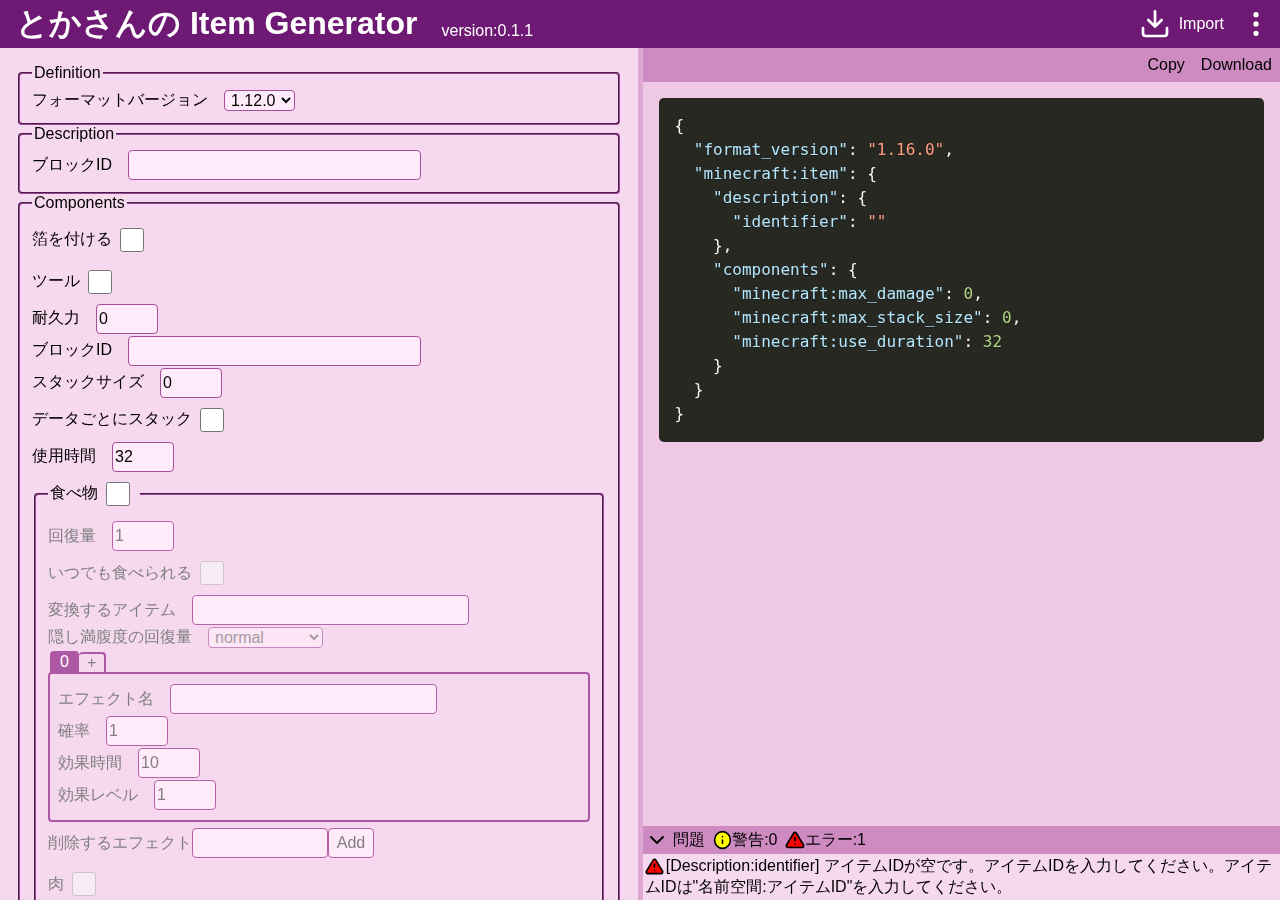
<file: TokaItemGenerator/index.html>
<!DOCTYPE html>
<html lang="ja">

    <head prefix="og: http://ogp.me/ns# fb: http://ogp.me/ns/fb# website: http://ogp.me/ns/websaite#">
        <meta charset="UTF-8">
        <title>とかさんの Item Generator</title>
        <!-- metadata -->
        <meta name="viewport" content="width=device-width,initial-scale=1">
        <meta name="keywords" content="とかさん,Minecraft,マインクラフト,Item,ブロック,json,Generator,tool,ツール,Addon,アドオン">
        <meta name="Description" content="Minecraft Bedrock Edition 向けのアドオン作成補助ツールです。Item jsonを簡単に作ることができます。">
        <meta http-equiv="content-language" content="ja">
        <meta name="theme-color" content="#60ad5e">
        <meta property="og:url" content="https://toka7290.github.io/TokaTools/TokaItemGenerator/" />
        <meta property="og:type" content="website" />
        <meta property="og:site_name" content="とかさんの Item Generator" />
        <meta property="og:title" content="ItemGenerator" />
        <meta property="og:description" content="Minecraft Bedrock Edition 向けのアドオン作成補助ツールです。Item jsonを簡単に作ることができます。" />
        <meta property="og:image" content="https://toka7290.github.io/TokaTools/TokaItemGenerator/img/icon_2000.png" />
        <meta name="twitter:card" content="summary">
        <meta name="twitter:site" content="@toka7290">
        <link rel="apple-touch-icon" href="img/icon_apple-touch-icon.png">
        <link rel="icon" href="img/icon.webp">
        <link rel="manifest" href="json/webapp.webmanifest">
        <script type="application/ld+json">
            {
                "@context": "http://schema.org",
                "@type": "WebApplication",
                "name": "とかさんの Item Generator",
                "applicationCategory": "DeveloperApplication",
                "applicationSubCategory": "Minecraft Item json Addon",
                "image": "img/icon_2000.png",
                "about": "Minecraft Bedrock Edition 向けのアドオン作成補助ツールです。Item jsonを簡単に作ることができます。",
                "creator": {
                    "@type": "Person",
                    "name": "とかさん",
                    "url": "http://tokamcwin10.blog.jp/"
                },
                "offers": {
                    "@type": "Offer",
                    "price": "0",
                    "priceCurrency": "JPN"
                },
                "url": "https://toka7290.github.io/TokaTools/TokaItemGenerator/",
                "operatingSystem": "Any. It is a Web Application"
            }
        </script>
        <script>
            if ('serviceWorker' in navigator) {
                window.addEventListener("load", function () {
                    navigator.serviceWorker.register('/TokaTools/TokaItemGenerator/serviceworker.js', { scope: '/TokaTools/TokaItemGenerator/' })
                        .then(function (registration) {
                            // registration worked
                            registration.onupdatefound = function () {
                                registration.update();
                            }
                        }).catch(function (error) {
                            // registration failed
                            console.error("serviceWorker failed :", error);
                        });
                });
            }
            let deferredPrompt;
            window.addEventListener('beforeinstallprompt', (e) => {
                e.preventDefault();
                deferredPrompt = e;
            });
        </script>
        <!-- lib -->
        <script src="lib/jquery-3.5.1.min.js" defer></script>
        <script src="lib/prism.js" defer></script>
        <!-- js -->
        <script type="text/javascript" src="js/main.js" defer></script>
        <!-- css -->
        <link rel="stylesheet" href="css/color.css" media="all" async>
        <link rel="stylesheet" href="css/style.css" media="all" async>
        <link rel="stylesheet" href="css/prism.css" media="all" defer>
        <link rel="stylesheet" href="css/phone.css" media="(max-width: 35rem)" async>
    </head>

    <body>
        <header class="header">
            <div class="header_main">
                <img src="img/icon.webp" alt="" class="title_icon" onerror="this.src='img/icon_2000.png'">
                <div class="title">
                    <h1>とかさんの Item Generator</h1>
                    <p>version:0.1.1</p>
                </div>
                <div class="header_menu">
                    <div class="import_file">
                        <label for="input_file">Import</label><input type="file" name="input_file" id="input_file" accept=".json">
                        <div class="help_content top" id="help_content_1">
                            <p>すでファイルがある場合はデータをインポートします。</p>
                        </div>
                    </div>
                    <div id="show_preview">
                        <span>Preview</span>
                        <div class="help_content top" id="help_content_3">
                            <p>入力・編集したデータのjsonプレビュー閲覧とダウンロード・コピーをします。</p>
                        </div>
                    </div>
                    <p id="show_help">help</p>
                    <p id="open_about">About</p>
                </div>
                <div class="header_menu_alt">
                    <label for="input_file" class="import_file">
                        <img src="img/import.svg" alt="">
                        <p>Import</p>
                    </label>
                    <div class="open_more_info">
                        <img src="img/more.svg" alt="">
                        <ul class="more_info">
                            <li><a href="https://tokamcwin10.blog.jp/" target="_blank" title="とかさんのホームページ" rel="noopener noreferrer"><img src="img/homepage.svg" alt="">
                                    <p>Homepage</p>
                                </a></li>
                            <li><a href="https://twitter.com/toka7290" target="_blank" title="Twitter" rel="noopener noreferrer"><img src="img/twitter.svg" alt="">
                                    <p>Twitter</p>
                                </a></li>
                            <li><a href="https://github.com/toka7290/TokaTools" target="_blank" title="Github" rel="noopener noreferrer"><img src="img/github.svg" alt="">
                                    <p>GitHub</p>
                                </a></li>
                            <li><a href="https://tokamcwin10.blog.jp/article-37836639" target="_blank" title="Item.jsonの解説ページに飛びます。" rel="noopener noreferrer"><img src="img/help.svg" alt="">
                                    <p>Item Help</p>
                                </a></li>
                        </ul>
                    </div>
                </div>
            </div>
            <div id="page_help">
            </div>
            <div class="page_about">
                <div class="close_about">
                    <img src="img/close.svg" alt="">
                </div>
                <div class="about_content">
                    <img src="img/icon.webp" alt="" onerror="this.src='img/icon_2000.png'">
                    <h2>とかさんの Item Generator</h2>
                    <p>version:0.1.1</p>
                    <div id="page_share"><img src="img/share.svg" alt=""></div>
                    <div class="about_external_link">
                        <a href="https://tokamcwin10.blog.jp/" target="_blank" title="とかさんのホームページ" rel="noopener noreferrer"><img src="img/homepage.svg" alt=""></a>
                        <a href="https://twitter.com/toka7290" target="_blank" title="Twitter" rel="noopener noreferrer"><img src="img/twitter.svg" alt=""></a>
                        <a href="https://github.com/toka7290/TokaTools" target="_blank" title="Github" rel="noopener noreferrer"><img src="img/github.svg" alt=""></a>
                        <a href="https://tokamcwin10.blog.jp/article-37836639" target="_blank" title="Item.jsonの解説ページに飛びます。" rel="noopener noreferrer"><img src="img/help.svg" alt=""></a>
                    </div>
                </div>
            </div>
        </header>
        <div class="help_content bottom" id="help_content_2">
            <p>データを編集します</p>
            <p>エラー等は下にある[問題]タブから見ることができます。</p>
        </div>
        <div class="content">
            <div class="editor">
                <form name="editor_main">
                    <fieldset class="basic">
                        <legend>Definition</legend>
                        <div title="このブロックのフォーマットバージョンを設定します。">
                            <label for="format_version">フォーマットバージョン</label>
                            <select name="format_version" id="format_version">
                                <option value="1.12.0">1.12.0</option>
                            </select>
                        </div>
                    </fieldset>
                    <fieldset class="description">
                        <legend>Description</legend>
                        <div title="このブロックのIDを設定します。'名前空間:ブロックID'の形式で書く必要があります。">
                            <label for="description_item_name">ブロックID</label>
                            <input type="text" name="description_item_name" id="description_item_name">
                        </div>
                    </fieldset>
                    <fieldset class="components">
                        <legend>Components</legend>
                        <div title="">
                            <label for="components_foil">箔を付ける</label>
                            <input type="checkbox" name="components_foil" id="components_foil">
                        </div>
                        <div title="">
                            <label for="components_hand_equipped">ツール</label>
                            <input type="checkbox" name="components_hand_equipped" id="components_hand_equipped">
                        </div>
                        <div title="">
                            <label for="components_max_damage">耐久力</label>
                            <input type="number" min="0" name="components_max_damage" id="components_max_damage" value="0" step="1">
                        </div>
                        <div title="">
                            <label for="components_block">ブロックID</label>
                            <input type="text" name="components_block" id="components_block">
                        </div>
                        <div title="">
                            <label for="components_max_stack_size">スタックサイズ</label>
                            <input type="number" min="0" name="components_max_stack_size" id="components_max_stack_size" value="0" step="1">
                        </div>
                        <div title="">
                            <label for="components_stacked_by_data">データごとにスタック</label>
                            <input type="checkbox" name="components_stacked_by_data" id="components_stacked_by_data">
                        </div>
                        <div title="">
                            <label for="components_use_duration">使用時間</label>
                            <input type="number" min="0" name="components_use_duration" id="components_use_duration" value="32" step="1">
                        </div>
                        <fieldset>
                            <legend><label>食べ物<input type="checkbox" name="components_food" id="components_food_enable"></label></legend>
                            <div class="components_food_list">
                                <div title="">
                                    <label for="components_food_nutrition">回復量</label>
                                    <input type="number" min="0" name="components_food_nutrition" id="components_food_nutrition" value="1" step="1" disabled>
                                </div>
                                <div title="">
                                    <label for="components_food_can_always_eat">いつでも食べられる</label>
                                    <input type="checkbox" name="components_food_can_always_eat" id="components_food_can_always_eat" disabled>
                                </div>
                                <div title="">
                                    <label for="components_food_using_converts_to">変換するアイテム</label>
                                    <input type="text" name="components_food_using_converts_to" id="components_food_using_converts_to" disabled>
                                </div>
                                <div title="">
                                    <label for="components_food_saturation_modifier">隠し満腹度の回復量</label>
                                    <select name="components_food_saturation_modifier" id="components_food_saturation_modifier" disabled>
                                        <option value="poor">poor</option>
                                        <option value="low">low</option>
                                        <option value="normal" selected>normal</option>
                                        <option value="good">good</option>
                                        <option value="high">high</option>
                                        <option value="supernatural">supernatural</option>
                                    </select>
                                </div>
                                <div class="components_food_effects tab_contents" title="">
                                    <div class="components_food_effects tab_controls">
                                        <div class="components_food_effects tab_controls_bar">
                                            <ul class="components_food_effects tab_controls_bar_tab">
                                                <li class="selected_tab">0<span class="delete_tab">×</span></li>
                                            </ul>
                                            <span class="components_food_effects tab_controls_addTab">+</span>
                                        </div>
                                    </div>
                                    <div class="components_food_effects tab_content_list">
                                        <div class="selected_tab_content">
                                            <div title="">
                                                <label for="components_food_effects_name">エフェクト名</label>
                                                <input type="text" name="components_food_effects_name" id="components_food_effects_name" disabled>
                                            </div>
                                            <div title="">
                                                <label for="components_food_effects_chance">確率</label>
                                                <input type="number" min="0.0" max="1.0" name="components_food_effects_chance" id="components_food_effects_chance" value="1" step="0.01" disabled>
                                            </div>
                                            <div title="">
                                                <label for="components_food_effects_duration">効果時間</label>
                                                <input type="number" min="0" name="components_food_effects_duration" id="components_food_effects_duration" value="10" step="1" disabled>
                                            </div>
                                            <div title="">
                                                <label for="components_food_effects_amplifier">効果レベル</label>
                                                <input type="number" min="0" name="components_food_effects_amplifier" id="components_food_effects_amplifier" value="1" step="1" disabled>
                                            </div>
                                        </div>
                                    </div>
                                </div>
                                <div title="">
                                    <label for="components_food_remove_effect">削除するエフェクト</label>
                                    <div class="components_food_remove_effects">
                                        <div class="components_food_remove_effect_list">
                                        </div>
                                        <div class="components_food_remove_effect_adder">
                                            <input type="text" name="components_food_remove_effect" id="components_food_remove_effect" disabled>
                                            <label for="components_food_remove_effect_add"><input type="button" value="Add" id="components_food_remove_effect_add" disabled></label>
                                        </div>
                                    </div>
                                </div>
                                <div title="">
                                    <label for="components_food_is_meat">肉</label>
                                    <input type="checkbox" name="components_food_is_meat" id="components_food_is_meat">
                                </div>
                                <div title="">
                                    <label for="components_food_on_use_action">起こすアクション</label>
                                    <input type="text" name="components_food_on_use_action" id="components_food_on_use_action">
                                </div>
                                <div title="">
                                    <label>
                                        <span>アクションの有効範囲</span>
                                        <span>x=</span>
                                        <input type="number" min="0" name="" id="components_food_on_use_range_x" value="0" disabled>
                                        <span>y=</span>
                                        <input type="number" min="0" name="" id="components_food_on_use_range_y" value="0" disabled>
                                        <span>z=</span>
                                        <input type="number" min="0" name="" id="components_food_on_use_range_z" value="0" disabled>
                                    </label>
                                </div>
                                <div title="">
                                    <label for="components_food_cooldown_type">クールダウンのタイプ</label>
                                    <input type="text" name="components_food_cooldown_type" id="components_food_cooldown_type" disabled>
                                </div>
                                <div title="">
                                    <label for="components_food_cooldown_time">クールダウンの時間</label>
                                    <input type="number" min="0" max="1" name="components_food_cooldown_time" id="components_food_cooldown_time" value="0" step="1" disabled>
                                </div>
                            </div>
                        </fieldset>
                        <fieldset>
                            <legend><label>種<input type="checkbox" name="components_seed" id="components_seed_enable"></label></legend>
                            <div class="components_seed_list">
                                <div title="">
                                    <label for="components_seed_crop_result">置くブロック</label>
                                    <input type="text" name="components_seed_crop_result" id="components_seed_crop_result" disabled>
                                </div>
                                <div title="">
                                    <label for="components_seed_plant_at">ブロックが置けるブロック</label>
                                    <input type="text" name="components_seed_plant_at" id="components_seed_plant_at" disabled>
                                </div>
                            </div>
                        </fieldset>
                        <fieldset>
                            <legend><label>カメラ<input type="checkbox" name="components_camera" id="components_camera_enable"></label></legend>
                            <div class="components_camera_list">
                                <div title="">
                                    <label for="components_camera_black_bars_duration">black_bars_duration</label>
                                    <input type="number" min="0.0" name="components_camera_black_bars_duration" id="components_camera_black_bars_duration" value="0.2" step="0.1" disabled>
                                </div>
                                <div title="">
                                    <label for="components_camera_black_bars_screen_ratio">black_bars_screen_ratio</label>
                                    <input type="number" min="0.0" name="components_camera_black_bars_screen_ratio" id="components_camera_black_bars_screen_ratio" value="0.08" step="0.01" disabled>
                                </div>
                                <div title="">
                                    <label for="components_camera_shutter_duration">shutter_duration</label>
                                    <input type="number" min="0.0" name="components_camera_shutter_duration" id="components_camera_shutter_duration" value="0.2" step="0.1" disabled>
                                </div>
                                <div title="">
                                    <label for="components_camera_picture_duration">picture_duration</label>
                                    <input type="number" min="0.0" name="components_camera_picture_duration" id="components_camera_picture_duration" value="1.0" step="0.1" disabled>
                                </div>
                                <div title="">
                                    <label for="components_camera_slide_away_duration">slide_away_duration</label>
                                    <input type="number" min="0.0" name="components_camera_slide_away_duration" id="components_camera_slide_away_duration" value="1.0" step="0.1" disabled>
                                </div>
                            </div>
                        </fieldset>
                    </fieldset>
                </form>
            </div>
            <div class="separator"></div>
            <div class="data_check">
                <div class="preview">
                    <div class="preview_control_bar">
                        <p class="preview_control_copy">Copy</p>
                        <p class="preview_control_download">Download</p>
                    </div>
                    <pre class="language-json">
                        <code class="language-json"></code>
                    </pre>
                    <label>
                        <textarea name="code_buffer" id="code_buffer"></textarea>
                    </label>
                </div>
                <div class="issue">
                    <div class="issue_control_bar">
                        <div class="issue_control_label">
                            <img src="img/chevron-up.svg" alt="img" class="open">
                            <span>問題</span>
                        </div>
                        <div class="issue_control_num">
                            <div class="issue_control_warning">
                                <img src="img/warning.svg" alt="">
                                <span class="issue_warning_num">警告:0</span>
                            </div>
                            <div class="issue_control_error">
                                <img src="img/error.svg" alt="">
                                <span class="issue_error_num">エラー:0</span>
                            </div>
                        </div>
                    </div>
                    <div class="issue_content">
                        <ul class="issue_list">
                        </ul>
                    </div>
                </div>
            </div>
        </div>
    </body>

</html>
</file>
<file: TokaItemGenerator/css/color.css>
:root{
    --color_header_preview_hover: #51095B;
    --color_scrollbar-track: #5B0E63;
    --color_header_preview: #64136B;
    --color_header: #6E1A74;
    --color_input_focus: #78217C;
    --color_header_hover: #822884;
    --color_header_2_hover: #8C308C;
    --color_delete_icon: #943992;
    --color_boader: #9D4398;
    --color_input_boader: #A54D9F;
    --color_boader_2: #AD58A5;
    --color_input_disabled: #B564AC;
    --color_button_active: #BD70B3;
    --color_theme: #C67DBB;
    --color_toolbar: #CE8BC2;
    --color_toolbar_hover: #D699CA;
    --color_separator: #DEA8D3;
    --color_button_hover: #E6B8DB;
    --color_background_2: #EFC8E5;
    --color_background: #F7D9EF;
    --color_input_background: #FFEBF9;
    
    --color_text: #000;
    --color_input_text: #000;
    --color-help_content_text: #000;
    --color-help_content_border: #555;
    --color_disabled_text: #808080;
    --color_header_text: #fff;
    --color_selected_tab: #fff;
    --color-help_content: #fff;
    
    --color_delete_hover: #d81b60;

    --color_prism_symbol: #b3e5fc;
    --color_prism_boolean: #4F9FE5;
    --color_prism_number: #aed581;
    --color_prism_string: #ff9e80;
    --color_prism_keyword: #e91e63;
}
@media (prefers-color-scheme: dark){
    :root{
        --color_selected_tab: #000;
        --color_header: #090909;
        --color_separator: #111111;
        --color_toolbar_hover: #1b1b1b;
        --color_input_background: #1b1b1b;
        --color_theme: #212121;
        --color_background: #212121;
        --color_header_hover: #373737;
        --color_background_2: #424242;
        --color_header_2_hover: #494949;
        --color_header_preview: #757575;
        --color_toolbar: #757575;
        --color_disabled_text: #808080;
        --color_header_preview_hover: #9e9e9e;
        --color_input_focus: #cfcfcf;
        --color_input_disabled: #bdbebd;
        --color_boader_2: #e4e4e4;
        --color_button_hover: #e4e4e4;
        --color_button_active: #f0f0f0;
        --color_text: #f5f5f5;
        --color_header_text: #f5f5f5;
        --color_boader: #f5f5f5;
        --color_input_text: #f5f5f5;
        --color_input_boader: #f5f5f5;
        --color_scrollbar-track: #fcfcfc;
        --color_delete_icon: #f5f5f5;
    }
}
</file>
<file: TokaItemGenerator/css/style.css>
html {
  font-family: "Meiryo", sans-serif;
  display: block;
  width: 100%;
  height: 100%;
  background-color: var(--color_background);
  overscroll-behavior: none;
}
body {
  display: flex;
  flex-direction: column;
  width: 100%;
  height: 100%;
  margin: 0;
  padding: 0;
  color: var(--color_text);
}
fieldset {
  border-color: var(--color_boader);
  border-radius: 4px;
  word-wrap: anywhere;
}
p {
  margin: 0;
}
input,
textarea,
select {
  font: inherit;
  color: var(--color_input_text);
  padding: 2px;
  border: 1px solid var(--color_input_boader);
  background-color: var(--color_input_background);
  border-radius: 4px;
}
input:focus,
textarea:focus,
select:focus {
  outline: none;
  -moz-outline-radius: 4px;
  box-shadow: 0 0 3px 1px var(--color_input_focus);
}
input:disabled,
textarea:disabled,
select:disabled {
  color: var(--color_disabled_text);
  border: 1px solid var(--color_input_disabled);
  border-radius: 4px;
  transition-duration: 0.5s;
  transition-property: color;
}
input:-webkit-autofill,
input:-internal-autofill-selected {
  background-color: black !important;
}
input[type="text"] {
  width: 50%;
  height: 1.5rem;
}
input[type="number"] {
  width: 3.5rem;
  height: 1.5rem;
}
input[type="url"] {
  width: 50%;
  height: 1.5rem;
}
input[type="button"] {
  height: 1.5rem;
  vertical-align: middle;
  box-sizing: content-box;
  padding: 2px 0.5em;
}
input[type="button"]:hover {
  cursor: pointer;
  background-color: var(--color_button_hover);
}
input[type="button"]:disabled:hover {
  cursor: auto;
  background-color: var(--color_input_background);
}
input[type="button"]:active {
  background-color: var(--color_button_active);
}
input[type="checkbox"] {
  width: 1.5rem;
  height: 1.5rem;
  margin: 0.5rem;
  vertical-align: middle;
}
input[type="checkbox"]:hover {
  cursor: pointer;
}
input[type="checkbox"]:disabled:hover {
  cursor: auto;
}
input[type="checkbox"]:focus {
  outline-color: transparent;
  box-shadow: 0 0 3px 1px var(--color_input_focus);
}
textarea {
  width: 50%;
}
select {
  padding: 0 2px;
}
select:hover {
  cursor: pointer;
}
textarea {
  width: 50%;
}
select {
  padding: 0 2px;
}
select:hover {
  cursor: pointer;
}
label {
  word-break: keep-all;
}
label span:first-child + *,
label + * {
  margin: 0;
  margin-left: 1rem;
}
::-webkit-scrollbar {
  height: 8px;
  width: 8px;
}
::-webkit-scrollbar-thumb {
  background-color: var(--color_scrollbar-track);
  border-radius: 4px;
}
header {
  /* ヘッダー */
  color: var(--color_header_text);
  background-color: var(--color_header);
}
div.header_main {
  display: flex;
  height: 100%;
  justify-content: space-between;
  position: relative;
}
div.title {
  font-size: clamp(10px, 1.5vw, 16px);
  display: flex;
  align-items: center;
}
div.title h1 {
  display: inline;
  padding: 0 0.5em;
  margin: 0;
}
div.title p {
  display: inline;
  margin: 0.5em;
  align-self: flex-end;
}
.title_icon {
  display: none;
  margin: 0 0.5rem;
  height: 2em;
  align-self: center;
}
div.header_menu {
  display: none;
  text-align: end;
  user-select: none;
  -webkit-user-select: none;
  -moz-user-select: none;
  -ms-user-select: none;
}
div.import_file {
  display: inline-block;
  padding: 0.5rem;
  position: relative;
}
div.import_file label {
  margin: 0;
}
div.import_file input {
  display: none;
}
div.header_menu > * {
  color: var(--color_header_text);
  display: inline-block;
  margin: 0;
  padding: 0.5em;
  transition-duration: 0.5s;
  transition-property: background-color;
}
div.header_menu p:hover,
div.header_menu div:hover {
  cursor: pointer;
  background-color: var(--color_header_hover);
}
div#show_preview {
  position: relative;
}
div.header_menu_alt {
  display: inline-flex;
  align-items: center;
  user-select: none;
  -webkit-user-select: none;
  -moz-user-select: none;
  -ms-user-select: none;
}
div.header_menu_alt > * {
  display: inline-flex;
  align-items: center;
  padding: 0.5rem;
  transition-duration: 0.5s;
  transition-property: background-color;
  position: relative;
  margin: 0;
  white-space: nowrap;
}
div.header_menu_alt > *.ondrag {
  outline: 5px dashed var(--color_header_text);
}
div.header_menu_alt > *.dragover,
div.header_menu_alt > *:hover {
  cursor: pointer;
  transition: 0.5s;
  background-color: var(--color_header_hover);
}
div.header_menu_alt > * p {
  margin: 0;
  padding-left: 0.5rem;
}
ul.more_info {
  display: none;
}
div.header_menu_alt a {
  display: inline-block;
  line-height: 0;
}
ul.more_info {
  display: none;
  list-style: none;
  position: absolute;
  z-index: 2;
  top: 3rem;
  right: 0;
  padding: 0;
  margin: 0;
  background-color: var(--color_header);
}
div.open_more_info:hover ul.more_info {
  display: block;
  z-index: 10;
}
ul.more_info a {
  display: flex;
  align-items: center;
  padding: 0.5rem;
  text-decoration: none;
  color: var(--color_header_text);
  transition-duration: 0.5s;
  transition-property: background-color;
}
ul.more_info a:hover {
  background-color: var(--color_header_2_hover);
}
div#page_help {
  display: none;
  position: fixed;
  top: 0;
  z-index: 20;
  width: 100%;
  height: 100%;
  cursor: pointer;
}
div.help_content {
  display: none;
  position: absolute;
  z-index: 10;
  margin: 1.5em 0;
  padding: 7px 10px;
  min-width: 12rem;
  max-width: 15rem;
  font-size: 16px;
  background: var(--color-help_content);
  text-align: center;
  border: solid 3px var(--color-help_content_border);
  border-radius: 1rem;
}
div.help_content.bottom {
  position: relative;
  align-self: center;
  max-width: 100%;
  margin: 1rem 1rem 0 1rem;
}
div.help_content.top::before {
  content: "";
  position: absolute;
  top: -24px;
  margin-left: -15px;
  border: 12px solid transparent;
  border-bottom: 12px solid var(--color-help_content);
  z-index: 12;
}
div.help_content.top:after {
  content: "";
  position: absolute;
  top: -30px;
  margin-left: -17px;
  border: 14px solid transparent;
  border-bottom: 14px solid var(--color-help_content_border);
  z-index: 11;
}
div.help_content.bottom:before {
  content: "";
  position: absolute;
  bottom: -24px;
  left: 50%;
  margin-left: -15px;
  border: 12px solid transparent;
  border-top: 12px solid var(--color-help_content);
  z-index: 12;
}
div.help_content.bottom:after {
  content: "";
  position: absolute;
  bottom: -30px;
  left: 50%;
  margin-left: -17px;
  border: 14px solid transparent;
  border-top: 14px solid var(--color-help_content_border);
  z-index: 11;
}
div.help_content#help_content_1 {
  left: -3rem;
}
div.help_content#help_content_1::before {
  right: 8rem;
}
div.help_content#help_content_1:after {
  right: 7.9rem;
}
div.help_content#help_content_3 {
  left: -6rem;
}
div.help_content#help_content_3::before {
  right: 5rem;
}
div.help_content#help_content_3:after {
  right: 4.9rem;
}
div.help_content p {
  color: var(--color-help_content_text);
}
div.header_menu_alt img,
div.about_external_link img,
div#page_share img {
  width: 2rem;
}
div.page_about {
  display: none;
  z-index: 2;
  position: absolute;
  bottom: 0;
  top: 0;
  left: 0;
  right: 0;
  background-color: var(--color_header);
}
div.close_about {
  text-align: end;
}
div.close_about img {
  border-radius: 1em;
  transition-duration: 0.5s;
  transition-property: background-color;
}
div.close_about img:hover {
  cursor: pointer;
  transition: 0.5s;
  background-color: var(--color_header_hover);
}
div.about_content {
  text-align: center;
}
div.about_content > img {
  width: 50vw;
  max-width: 20rem;
}
div.about_external_link {
  display: block;
}
div.about_external_link a,
div#page_share {
  display: inline-block;
  line-height: 0;
  padding: 0.5rem;
  transition: 0.5s;
  border-radius: 1em;
}
div.about_external_link a:hover,
div#page_share:hover {
  transition: 0.5s;
  background-color: var(--color_header_hover);
}
div.content {
  /* コンテンツ */
  display: flex;
  width: 100%;
  height: 100%;
  overflow: auto;
  scrollbar-width: thin;
  scrollbar-color: var(--color_scrollbar-track) transparent;
}
div.editor {
  /* エディタ */
  display: block;
  flex-basis: 100%;
  flex-grow: 2;
  height: 100%;
  overflow-y: scroll;
  scrollbar-width: thin;
  scrollbar-color: var(--color_scrollbar-track) transparent;
}
div.editor.drag_lock {
  user-select: none;
  -webkit-user-select: none;
  -moz-user-select: none;
  -ms-user-select: none;
}
div.editor form {
  width: 100%;
  padding: 1em;
  box-sizing: border-box;
}
fieldset div {
  display: flex;
  align-items: center;
  margin: 2px 0;
}
.disabled {
  color: var(--color_disabled_text);
  transition-duration: 0.2s;
  transition-property: color;
}
.disabled:hover {
  cursor: auto;
}
div.data_check {
  /* データチェック */
  display: flex;
  flex-grow: 1;
  flex-direction: column;
  flex-basis: 100%;
  height: 100%;
  box-sizing: border-box;
  overflow-y: hidden;
  scrollbar-width: thin;
  scrollbar-color: var(--color_scrollbar-track) transparent;
  background-color: var(--color_background);
}
div.data_check.drag_lock {
  user-select: none;
  -webkit-user-select: none;
  -moz-user-select: none;
  -ms-user-select: none;
}
div.preview {
  /* プレビュー */
  overflow-y: auto;
  scrollbar-width: thin;
  scrollbar-color: var(--color_scrollbar-track) transparent;
  flex-grow: 1;
  background-color: var(--color_background_2);
}
div.preview_control_bar {
  display: flex;
  justify-content: flex-end;
  background-color: var(--color_toolbar);
  user-select: none;
  -webkit-user-select: none;
  -moz-user-select: none;
  -ms-user-select: none;
}
div.preview_control_bar p {
  margin: 0;
  padding: 0.5em;
}
div.preview_control_bar p:hover {
  cursor: pointer;
  transition: 0.5s;
  background-color: var(--color_toolbar_hover);
}
div.preview pre {
  margin: 1rem;
  white-space: initial;
  scrollbar-width: thin;
  scrollbar-color: var(--color_scrollbar-track) transparent;
}
textarea#code_buffer {
  position: absolute;
  top: 0;
  left: 0;
  z-index: -100;
  width: 1px;
  height: 1px;
}
div.issue {
  /* イシュー */
  bottom: 0;
  width: 100%;
}
div.issue_control_bar {
  display: flex;
  background-color: var(--color_toolbar);
  padding: 2px;
  vertical-align: middle;
  user-select: none;
  -ms-user-select: none;
  -moz-user-select: none;
  -webkit-user-select: none;
}
div.issue_control_bar:hover {
  cursor: pointer;
}
div.issue_control_label img {
  width: 1.5rem;
  transition: 0.5s;
  vertical-align: middle;
}
div.issue_control_label img.open {
  transform-origin: center;
  transform: rotate(180deg);
}
div.issue_control_label span {
  vertical-align: middle;
}
div.issue_control_num {
  display: flex;
  align-items: center;
}
div.issue_control_num div {
  padding: 0 0.5rem;
  line-height: 0;
  font-size: 0;
  display: flex;
  align-items: center;
}
div.issue_control_num div * {
  line-height: normal;
  font-size: medium;
}
div.issue_control_num div + div {
  padding-left: 0;
}
div.issue_control_warning span,
div.issue_control_error span {
  align-self: center;
}
div.issue_control_warning img,
div.issue_control_error img {
  width: 1.2rem;
  vertical-align: middle;
}
ul.issue_list {
  list-style: none;
  padding: 0;
  margin: 0;
  max-height: 40vh;
  overflow-y: scroll;
  scrollbar-width: thin;
  scrollbar-color: var(--color_scrollbar-track) transparent;
}
ul.issue_list li {
  padding: 2px;
  background-color: var(--color_background);
}
ul.issue_list li:nth-child(2n) {
  background-color: var(--color_background_2);
}
ul.issue_list li img {
  width: 1.2rem;
  vertical-align: middle;
  user-select: none;
  -ms-user-select: none;
  -moz-user-select: none;
  -webkit-user-select: none;
}
ul.issue_list li p {
  display: inline;
  margin: 0;
  padding: 2px;
}
div.separator {
  /* セパレータ */
  display: block;
  width: 5px;
  flex: 0 0 5px;
  height: 100%;
  background-color: var(--color_separator);
}
div.separator:hover {
  cursor: e-resize;
}

/* ------------------追加------------------ */
div.components_food_list,
div.components_seed_list,
div.components_camera_list {
  display: block;
}
div.tab_contents {
  display: block;
  margin: 0;
}
div.tab_controls,
div.tab_content_list {
  /* タブ */
  margin: 0;
}
div.tab_controls_bar {
  position: relative;
  top: 1px;
  left: 2px;
  margin: 0;
  user-select: none;
  -ms-user-select: none;
  -moz-user-select: none;
  -webkit-user-select: none;
}
ul.tab_controls_bar_tab {
  display: flex;
  padding: 0;
  margin: 0;
}
ul.tab_controls_bar_tab li {
  border: 2px solid var(--color_boader_2);
  border-bottom: transparent;
  padding: 0 0.5em;
  list-style: none;
  border-radius: 4px 4px 0 0;
  overflow: hidden;
  white-space: nowrap;
}
ul.tab_controls_bar_tab li + li {
  border-left: none;
}
ul.tab_controls_bar_tab li:hover,
span.tab_controls_addTab:hover {
  cursor: pointer;
}
.disabled ul.tab_controls_bar_tab li:hover,
.disabled span.tab_controls_addTab:hover {
  cursor: auto;
}
ul.tab_controls_bar_tab li.selected_tab {
  background: var(--color_boader_2);
  border-bottom: 2px solid var(--color_boader_2);
  color: var(--color_selected_tab);
}
ul.tab_controls_bar_tab li.selected_tab span.delete_tab {
  color: var(--color_selected_tab);
}
li:first-child:last-child span.delete_tab {
  display: none;
}
span.delete_tab,
span.components_food_remove_effect_delete {
  display: inline-block;
  width: 1rem;
  height: 1rem;
  box-sizing: content-box;
  text-align: center;
  vertical-align: middle;
  line-height: 1.1rem;
  color: var(--color_delete_icon);
  margin-left: 0.5rem;
  border-radius: 1rem;
}
span.delete_tab:hover,
span.components_food_remove_effect_delete:hover {
  cursor: pointer;
  border-radius: 1rem;
  background-color: var(--color_delete_hover);
  color: var(--color_selected_tab);
}
div.tab_content_list > div {
  display: none;
  border: 2px solid var(--color_boader_2);
  padding: 0.5em;
  margin: 0;
  width: 100%;
  border-radius: 4px;
}
div.tab_content_list div.selected_tab_content {
  display: block;
}
span.tab_controls_addTab {
  border: 2px solid var(--color_boader_2);
  border-bottom: transparent;
  border-left: none;
  padding: 0 0.5em;
  margin-right: 0.5em;
  border-radius: 4px 4px 0 0;
}

div.components_food_remove_effects {
  display: block;
}
div.components_food_remove_effect_list {
  display: block;
}
div.components_food_remove_effect_list span.name {
  padding: 0 2px;
  vertical-align: middle;
}
</file>
<file: TokaItemGenerator/css/prism.css>
/* PrismJS 1.20.0
https://prismjs.com/download.html#themes=prism-okaidia&languages=json&plugins=line-highlight+line-numbers+toolbar+copy-to-clipboard+download-button */
/**
 * okaidia theme for JavaScript, CSS and HTML
 * Loosely based on Monokai textmate theme by http://www.monokai.nl/
 * @author ocodia
 */
code[class*="language-"],
pre[class*="language-"] {
	color: #f8f8f2;
	background: none;
	text-shadow: 0 1px rgba(0, 0, 0, 0.3);
	font-family: Consolas, Monaco, 'Andale Mono', 'Ubuntu Mono', monospace;
	font-size: 1em;
	text-align: left;
	white-space: pre;
	word-spacing: normal;
	word-break: normal;
	word-wrap: normal;
	line-height: 1.5;

	-moz-tab-size: 4;
	-o-tab-size: 4;
	tab-size: 4;

	-webkit-hyphens: none;
	-moz-hyphens: none;
	-ms-hyphens: none;
	hyphens: none;
}

/* Code blocks */
pre[class*="language-"] {
	padding: 1em;
	margin: .5em 0;
	overflow: auto;
	border-radius: 0.3em;
}

:not(pre) > code[class*="language-"],
pre[class*="language-"] {
	background: #272822;
}

/* Inline code */
:not(pre) > code[class*="language-"] {
	padding: .1em;
	border-radius: .3em;
	white-space: normal;
}

.token.comment,
.token.prolog,
.token.doctype,
.token.cdata {
	color: slategray;
}

.token.punctuation {
	color: #f8f8f2;
}

.token.namespace {
	opacity: .7;
}

.token.property,
.token.tag,
.token.constant,
.token.symbol,
.token.deleted {
	color: var(--color_prism_symbol);
}

.token.boolean{
	color: var(--color_prism_boolean);
}
.token.number {
	color: var(--color_prism_number);
}

.token.selector,
.token.attr-name,
.token.string,
.token.char,
.token.builtin,
.token.inserted {
	color: var(--color_prism_string);
}

.token.operator,
.token.entity,
.token.url,
.language-css .token.string,
.style .token.string,
.token.variable {
	color: #f8f8f2;
}

.token.atrule,
.token.attr-value,
.token.function,
.token.class-name {
	color: #e6db74;
}

.token.keyword {
	color: var(--color_prism_keyword);
}

.token.regex,
.token.important {
	color: #fd971f;
}

.token.important,
.token.bold {
	font-weight: bold;
}
.token.italic {
	font-style: italic;
}

.token.entity {
	cursor: help;
}

pre[data-line] {
	position: relative;
	padding: 1em 0 1em 3em;
}

.line-highlight {
	position: absolute;
	left: 0;
	right: 0;
	padding: inherit 0;
	margin-top: 1em; /* Same as .prism’s padding-top */

	background: hsla(24, 20%, 50%,.08);
	background: linear-gradient(to right, hsla(24, 20%, 50%,.1) 70%, hsla(24, 20%, 50%,0));

	pointer-events: none;

	line-height: inherit;
	white-space: pre;
}

	.line-highlight:before,
	.line-highlight[data-end]:after {
		content: attr(data-start);
		position: absolute;
		top: .4em;
		left: .6em;
		min-width: 1em;
		padding: 0 .5em;
		background-color: hsla(24, 20%, 50%,.4);
		color: hsl(24, 20%, 95%);
		font: bold 65%/1.5 sans-serif;
		text-align: center;
		vertical-align: .3em;
		border-radius: 999px;
		text-shadow: none;
		box-shadow: 0 1px white;
	}

	.line-highlight[data-end]:after {
		content: attr(data-end);
		top: auto;
		bottom: .4em;
	}

.line-numbers .line-highlight:before,
.line-numbers .line-highlight:after {
	content: none;
}

pre[class*="language-"].line-numbers {
	position: relative;
	padding-left: 3.8em;
	counter-reset: linenumber;
}

pre[class*="language-"].line-numbers > code {
	position: relative;
	white-space: inherit;
}

.line-numbers .line-numbers-rows {
	position: absolute;
	pointer-events: none;
	top: 0;
	font-size: 100%;
	left: -3.8em;
	width: 3em; /* works for line-numbers below 1000 lines */
	letter-spacing: -1px;
	border-right: 1px solid #999;

	-webkit-user-select: none;
	-moz-user-select: none;
	-ms-user-select: none;
	user-select: none;

}

	.line-numbers-rows > span {
		pointer-events: none;
		display: block;
		counter-increment: linenumber;
	}

		.line-numbers-rows > span:before {
			content: counter(linenumber);
			color: #999;
			display: block;
			padding-right: 0.8em;
			text-align: right;
		}

div.code-toolbar {
	position: relative;
}

div.code-toolbar > .toolbar {
	position: absolute;
	top: .3em;
	right: .2em;
	transition: opacity 0.3s ease-in-out;
	opacity: 0;
}

div.code-toolbar:hover > .toolbar {
	opacity: 1;
}

/* Separate line b/c rules are thrown out if selector is invalid.
   IE11 and old Edge versions don't support :focus-within. */
div.code-toolbar:focus-within > .toolbar {
	opacity: 1;
}

div.code-toolbar > .toolbar .toolbar-item {
	display: inline-block;
}

div.code-toolbar > .toolbar a {
	cursor: pointer;
}

div.code-toolbar > .toolbar button {
	background: none;
	border: 0;
	color: inherit;
	font: inherit;
	line-height: normal;
	overflow: visible;
	padding: 0;
	-webkit-user-select: none; /* for button */
	-moz-user-select: none;
	-ms-user-select: none;
}

div.code-toolbar > .toolbar a,
div.code-toolbar > .toolbar button,
div.code-toolbar > .toolbar span {
	color: #bbb;
	font-size: .8em;
	padding: 0 .5em;
	background: #f5f2f0;
	background: rgba(224, 224, 224, 0.2);
	box-shadow: 0 2px 0 0 rgba(0,0,0,0.2);
	border-radius: .5em;
}

div.code-toolbar > .toolbar a:hover,
div.code-toolbar > .toolbar a:focus,
div.code-toolbar > .toolbar button:hover,
div.code-toolbar > .toolbar button:focus,
div.code-toolbar > .toolbar span:hover,
div.code-toolbar > .toolbar span:focus {
	color: inherit;
	text-decoration: none;
}
</file>
<file: TokaItemGenerator/css/phone.css>
div.title{
    /* ヘッダー */
    display: none;
}
.title_icon{
    display: block;
}
div.header_menu_alt{
    display: none;
}
div.header_menu{
    display: flex;
    flex-wrap: wrap;
    justify-content: flex-end;
}
div.content{
    /* コンテンツ */
    display: flex;
    flex-direction: column;
    position: relative;
    overflow-y: hidden;
}
div.data_check{
    /* データチェック */
    overflow-y: unset;
    height: auto;
    flex-basis: auto;
}
div.preview{
    /* プレビュー */
    display: none;
    z-index: 1;
    position: absolute;
    top: 0;
    left: 0;
    right: 0;
    bottom: 0;
}
div.separator{
    /* セパレータ */
    display: none;
}
</file>
<file: css/style.min.css>
:root{--color_text:#000000;--color_text-2:#808080;--color_tag:#545454;--color_background:#ffffff;--color_background_2:#e2e8f0;--color_background_2_alt:#e2e8f0;--color_accent:#fa8b00;--color_accent_secondary:#ffc67f}@media (prefers-color-scheme:dark){:root{--color_text:#ffffff;--color_tag:#cecece;--color_background:#000000;--color_background_2:#2f3235;--color_background_2_alt:#e2e8f0}}html{font-family:Meiryo,sans-serif;display:block;width:100%;height:100%;background-color:var(--color_background);color:var(--color_text)}body{display:flex;flex-direction:column;width:100%;height:100%;margin:0;padding:0}fieldset{border-color:var(--color_text);border-radius:4px}p{margin:0}input[type=checkbox]{width:1.5rem;height:1.5rem;margin:.5rem;vertical-align:middle}input[type=checkbox]:hover{cursor:pointer}input[type=checkbox]:focus{outline-color:transparent;box-shadow:0 0 3px 1px var(--color_accent)}label{word-break:keep-all}::-webkit-scrollbar{height:8px;width:8px}::-webkit-scrollbar-thumb{background-color:var(--color_accent);border-radius:4px}header{display:grid;grid-template-columns:minmax(2rem,1fr) minmax(auto,70ch) minmax(2rem,1fr)}header>*{grid-column:2;justify-self:center}.header_main>div{text-align:center}.title_icon{max-width:50vw;width:20rem;height:auto;pointer-events:none;user-select:none;-ms-user-select:none;-moz-user-select:none;-webkit-user-select:none}.content>div{margin-top:10rem}div.wrapper{display:grid;grid-template-columns:minmax(1rem,1fr) minmax(auto,80ch) minmax(1rem,1fr)}div.content{display:block;overflow:initial;grid-column:2}.tag-filter{padding:1rem .5rem}.filter_element{display:inline-block;margin:.5rem;user-select:none;-ms-user-select:none;-moz-user-select:none;-webkit-user-select:none}input.invisible-Control{width:0;-moz-opacity:0;opacity:0;-webkit-appearance:none;appearance:none;position:absolute;pointer-events:none}.checkbox-body{display:grid;grid-template-rows:1fr;grid-template-columns:auto 1fr;align-items:center;user-select:none;-ms-user-select:none;-moz-user-select:none;-webkit-user-select:none;cursor:pointer}.checkbox-body-text{margin:0 0 0 .5rem;min-width:8rem}input:disabled+.checkbox-body:hover{cursor:auto}.checkbox-body-box{display:grid;border:3px solid var(--color_accent_secondary);background-color:var(--color_background);border-radius:6px;width:1.5rem;height:1.5rem;place-items:center}input:not(:checked)+.checkbox-body:hover .checkbox-body-box,input:not(:disabled):focus+.checkbox-body .checkbox-body-box{border-color:var(--color_accent_secondary)}input:not(:disabled):checked+.checkbox-body>.checkbox-body-box{background-color:var(--color_accent)}.checkbox-body-checkMark{display:block;color:var(--color_background);text-align:center}input:not(:disabled):not(:checked)+.checkbox-body:hover .checkbox-body-checkMark,input:not(:disabled):not(:checked):focus+.checkbox-body .checkbox-body-checkMark{color:var(--color_text-2)}.tag{user-select:none;-ms-user-select:none;-moz-user-select:none;-webkit-user-select:none}.tag span{display:inline-block;background-color:var(--color_tag);border-radius:1rem;padding:0 .5rem;color:var(--color_background);word-break:break-word;margin:4px 0}.tool-list{display:grid;width:100%;grid-template-columns:repeat(auto-fit,minmax(20rem,1fr));transition-duration:2s;transition-property:height;height:auto;word-break:break-all}.tool-card{padding:.5rem}.tool-description{border:1px solid var(--color_text);border-radius:.5rem;transition-duration:1s;box-sizing:border-box;height:100%}.tool-description:hover{transition-duration:1s;box-shadow:0 0 15px 0 var(--color_text)}.tool-description>a{text-decoration:none}.tool-description-inner{padding:1rem}.tool-description-img{height:2.5rem;pointer-events:none;user-select:none;-ms-user-select:none;-moz-user-select:none;-webkit-user-select:none}.tool-description-header{margin:.5rem 0}.tool-description-header .title{color:var(--color_text);margin:0}.tool-description-header .title .sub_title{display:block;font-size:medium}.tool-description-header .tag{margin:0;font-size:.8rem}.tool-description-content{color:var(--color_text)}footer{margin-top:5rem;background-color:var(--color_background_2);display:grid;grid-template-columns:minmax(1rem,1fr) minmax(auto,90%) minmax(1rem,1fr)}.footer_wrapper{grid-column:2;display:inline-flex;justify-content:space-between;margin:1rem 0}.footer_wrapper>div{align-items:center}.footer_wrapper *{display:inline-flex;margin:0}.footer_title img{width:4rem;pointer-events:none;user-select:none;-ms-user-select:none;-moz-user-select:none;-webkit-user-select:none}.footer_title h2{font-size:large}.footer_title .footer_credit{margin-left:1rem;padding-left:1rem;border-left:2px solid var(--color_text-2);color:var(--color_tag);display:inline-block}.footer_title .footer_credit p{display:inline-block}.footer_title .footer_credit a{color:var(--color_text);text-decoration:none}.footer_menu ul.footer_menu_info{list-style:none;padding:0}.footer_menu ul.footer_menu_info li{margin:0 .2rem}.footer_menu ul.footer_menu_info a{padding:.2rem;transition-duration:.5s;transition-property:opacity}.footer_menu ul.footer_menu_info a:hover{opacity:.5}.footer_menu ul.footer_menu_info svg{width:2rem;color:var(--color_text)}
</file>
<file: css/phone.min.css>
@media screen and (max-width:22rem){.tool-list{grid-template-columns:repeat(auto-fit,minmax(10rem,1fr))}}.footer_wrapper{display:grid;justify-content:center}.footer_wrapper>div{display:grid}.footer_title .footer_credit{border:none;margin:0;padding:0}.footer_wrapper>div{display:inline-grid;justify-items:center}
</file>
<file: TokaBlockGenerator/css/style.min.css>
html{font-family:Meiryo,sans-serif;display:block;width:100%;height:100%;background-color:var(--color-background);overscroll-behavior:none}body{display:flex;flex-direction:column;width:100%;height:100%;margin:0;padding:0;color:var(--color-text)}::-webkit-scrollbar{height:8px;width:8px}::-webkit-scrollbar-thumb{background-color:var(--color-scrollbar-track);border-radius:4px}p{margin:0}input,select,textarea{font:inherit;color:var(--color-text);border:3px solid var(--color-input-border);background-color:var(--color-input-background);border-radius:6px;box-sizing:content-box;padding:.25rem .5rem;width:auto;min-width:0;box-shadow:none;transition:all .5s;-webkit-appearance:none!important}input:focus,select:focus,textarea:focus{border-color:var(--color-input-focus);outline:0;box-shadow:none}input:disabled,select:disabled,textarea:disabled{background-color:var(--color-input-disabled);border:3px solid var(--color-input-disabled);color:var(--color-disabled-text);border-radius:4px}input:-internal-autofill-selected,input:-webkit-autofill{background-color:#000!important}select:hover{cursor:pointer}input[type=button]:not(:disabled):hover{cursor:pointer;background-color:var(--color-button-hover)}input[type=color]{width:1.5rem}input.invisible-Control,label.invisible-Control>input{width:0;-moz-opacity:0;opacity:0;-webkit-appearance:none;appearance:none;position:absolute;pointer-events:none}header{color:var(--color-header-text);background-color:var(--color-header)}div.header-main{display:flex;height:100%;justify-content:space-between;position:relative;box-shadow:rgba(0,0,0,.133) 0 6.4px 14.4px 0,rgba(0,0,0,.11) 0 1.2px 3.6px 0}div.title{font-size:clamp(10px,1.5vw,16px);display:flex;align-items:center}div.title h1{display:inline;padding:0 .5em;margin:0}div.title p{display:inline;margin:.5em;align-self:flex-end}.title-icon{display:none;margin:0 .5rem;height:2em;align-self:center}div.header-menu{display:none;text-align:end;user-select:none;-ms-user-select:none;-moz-user-select:none;-webkit-user-select:none}div.header-menu-alt{display:inline-flex;position:relative;align-items:center;user-select:none;-ms-user-select:none;-moz-user-select:none;-webkit-user-select:none}.open-more-info{height:3rem}div.header-menu-alt>div,div.header-menu-alt>label,summary.more-info-icon{display:inline-flex;position:relative;align-items:center;padding:.5rem;transition-duration:.5s;transition-property:background-color;position:relative;margin:0;white-space:nowrap}div.header-menu-alt>label p{margin:0;padding-left:.5rem}ul.more-info{list-style:none;position:absolute;z-index:2;top:3rem;right:0;padding:0;margin:0;background-color:var(--color-header)}summary{display:block}summary.more-info-icon::marker{display:none;list-style:none}ul.more-info a,ul.more-info label{display:inline-block;line-height:0;display:flex;align-items:center;padding:.5rem;text-decoration:none;color:var(--color-header-text);transition-duration:.5s;transition-property:background-color}ul.more-info p{white-space:pre;padding-left:.5rem}div.header-menu-alt>div:hover,div.header-menu-alt>label:hover,input#input-file:focus+label,input#open-about:focus+label,summary.more-info-icon:focus,summary.more-info-icon:hover,ul.more-info a:focus,ul.more-info a:hover,ul.more-info label:hover{outline:0;cursor:pointer;background-color:var(--color-header-hover)}div#page-help{display:none;position:fixed;top:0;z-index:20;width:100%;height:100%;cursor:pointer}div.help-content{display:none;position:absolute;z-index:10;margin:1.5em 0;padding:7px 10px;min-width:12rem;max-width:15rem;font-size:16px;background:var(--color-help-content);text-align:center;border:solid 3px var(--color-help-content-border);border-radius:1rem}div.help-content.bottom{position:relative;align-self:center;max-width:100%;margin:1rem 1rem 0 1rem}div.help-content.top::before{content:"";position:absolute;top:-24px;margin-left:-15px;border:12px solid transparent;border-bottom:12px solid var(--color-help-content);z-index:12}div.help-content.top:after{content:"";position:absolute;top:-30px;margin-left:-17px;border:14px solid transparent;border-bottom:14px solid var(--color-help-content-border);z-index:11}div.help-content.bottom:before{content:"";position:absolute;bottom:-24px;left:50%;margin-left:-15px;border:12px solid transparent;border-top:12px solid var(--color-help-content);z-index:12}div.help-content.bottom:after{content:"";position:absolute;bottom:-30px;left:50%;margin-left:-17px;border:14px solid transparent;border-top:14px solid var(--color-help-content-border);z-index:11}div.help-content#help-content-1{left:-3rem}div.help-content#help-content-1::before{right:8rem}div.help-content#help-content-1:after{right:7.9rem}div.help-content#help-content-3{left:-6rem}div.help-content#help-content-3::before{right:5rem}div.help-content#help-content-3:after{right:4.9rem}div.help-content p{color:var(--color-help-content-text)}div.about-external-link img,div.header-menu-alt img{width:2rem;height:2rem;pointer-events:none}.file-drop-zone{display:grid;position:fixed;place-items:center;top:0;left:0;z-index:100;width:100%;height:100%;background:var(--color-focus-background)}.file-drop-zone.hide{display:none}.file-drop-zone-textarea{position:absolute;width:auto;height:auto;padding:20px;font-weight:600;color:var(--color-focus-text);text-align:center;background:var(--color-focus-foreground);border-radius:6px;user-select:none;-ms-user-select:none;-moz-user-select:none;-webkit-user-select:none;z-index:50}@media (prefers-color-scheme:dark){.file-drop-zone-textarea img{filter:invert(1)}}.file-drop-zone-textarea p{white-space:pre;margin:.5rem 0}.page-about{visibility:visible;transition:.5s;opacity:1;transition-property:opacity hidden;display:grid;position:fixed;place-items:center;top:0;left:0;z-index:15;width:100%;height:100%;background:var(--color-focus-background)}.about-hide{visibility:hidden;transition:.5s;opacity:0;transition-property:opacity hidden}.about-area{position:absolute;width:auto;height:auto;padding:20px;font-weight:600;color:#fff;text-align:center;background:var(--color-header);border-radius:6px;user-select:none;-ms-user-select:none;-moz-user-select:none;-webkit-user-select:none}div.close-about{text-align:end}div.close-about label{display:inline-block;width:50px;height:50px;border-radius:1em;transition-duration:.5s;transition-property:background-color}div.close-about label:hover,input#close-about-btn:focus+label{cursor:pointer;transition:.5s;background-color:var(--color-header-hover)}div.about-content{text-align:center}div.about-content>img{width:50%;max-width:20rem;height:auto}div.about-title,div.copyright{user-select:text;-ms-user-select:text;-moz-user-select:text;-webkit-user-select:text}div#page-share{display:none}div#page-share.supported{display:inline-block}div.about-external-link{display:block}div.about-external-link a,div.about-external-link div{display:inline-block;line-height:0;padding:.5rem;transition:.5s;border-radius:1em;outline:0}div.about-external-link a:focus,div.about-external-link a:hover,div.about-external-link div:focus,div.about-external-link div:hover{cursor:pointer;transition:.5s;background-color:var(--color-header-hover)}div.copyright{margin:1.5rem 0 .5rem 0;font-size:x-small}div.copyright p{margin:0}div.content{display:flex;width:100%;height:100%;overflow-y:hidden;scrollbar-width:thin;scrollbar-color:var(--color-scrollbar-track) transparent}.editor{display:grid;grid-template-columns:max-content auto;grid-template-rows:100%;flex-basis:100%;flex-grow:2;height:100%}div.editor.drag-lock{user-select:none;-webkit-user-select:none;-moz-user-select:none;-ms-user-select:none}.editor-switcher{width:fit-content;position:relative;display:block;background:var(--color-textAlt);box-shadow:0 1.6px 3.6px 0 rgb(0 0 0 / 13%),0 .3px .9px 0 rgb(0 0 0 / 11%)}.editor-switcher.unsupported+#editor-main{grid-column:2}.switch-element-body{display:grid;grid-template-columns:.5rem 2.5rem;grid-template-rows:1fr;align-items:center}.switch-element-body.open{grid-template-columns:.5rem 2.5rem auto}.switch-element-body:hover{cursor:pointer}.switcher-select-mark{width:.3rem;align-self:center;height:2rem;transition:1s cubic-bezier(.02,.92,.12,1.01)}.switcher-icon{width:2rem;height:2rem;padding:.5rem .5rem .5rem 0}.switcher-editor-name{display:none;align-self:center;margin:.5rem .5rem .5rem 0}.switch-element-body.open>.switcher-editor-name{display:block}.switch-element-body:hover>.switcher-select-mark{height:3rem}.switch-element>input[type=radio]:checked+.switch-element-body>.switcher-select-mark{background-color:var(--color-input-focus)}div.editor form.hide{display:none}.editor-main{position:relative;overflow-y:scroll;scrollbar-width:thin;scrollbar-color:var(--color-scrollbar-track) transparent}.disabled{color:var(--color-disabled-text);transition-duration:.5s;transition-property:color}.disabled:hover{cursor:auto}.add-array-label,.add-button-text,.add-tab-label,.element-control-text,.remove-array-label,.remove-button-text,.remove-tab-label{user-select:none;-webkit-user-select:none;-moz-user-select:none;-ms-user-select:none}input.add-array-element:not(:disabled)+.add-array-label:hover,input.add-array-element:not(:disabled):focus+.add-array-label,input:not(.disabled):hover+.add-button-text,input:not(.disabled):hover+.element-control-text,input:not(:disabled)+.add-tab-label:hover,input:not(:disabled):focus+.add-button-text,input:not(:disabled):focus+.element-control-text,input:not(:disabled):focus~.add-tab-label{cursor:pointer;color:var(--color-add)}.remove-tab-label:hover,input.remove-array-element:not(:disabled)+.remove-array-label:hover,input.remove-array-element:not(:disabled):focus+.remove-array-label,input:not(.disabled):hover+.remove-button-text,input:not(:disabled):focus+.remove-button-text,input:not(:disabled):focus~.remove-tab-label{cursor:pointer;color:var(--color-remove)}.status-block{display:flex;flex-direction:column;overflow:hidden;position:relative;max-height:100%}.status-block-controls{position:sticky;top:0;padding:1rem 0;background-color:var(--color-textAlt);box-shadow:0 1.6px 3.6px 0 rgb(0 0 0 / 13%),0 .3px .9px 0 rgb(0 0 0 / 11%)}.status-block-header{display:grid;grid-template-columns:auto 1fr;align-items:center}.status-block-title{padding:1rem}.status-block-title>p{margin:0;font-size:large;font-weight:bolder}.status-block-controlBar{display:grid;grid-template-columns:auto auto;justify-content:end;grid-template-rows:1fr;padding:.5rem;grid-gap:1rem}.status-block-body{overflow:auto;position:relative;min-height:.5rem}.block-tabPanel{display:flex;flex-direction:column;overflow:hidden;position:relative;max-height:100%}.block-tab-controls{padding:1rem 0;background-color:var(--color-textAlt);box-shadow:0 1.6px 3.6px 0 rgb(0 0 0 / 13%),0 .3px .9px 0 rgb(0 0 0 / 11%)}.block-tab-header{display:grid;grid-template-columns:auto 1fr;align-items:center}.block-tab-title{padding:1rem}.block-tab-title>p{margin:0;font-size:large;font-weight:bolder}.block-tab-controlBar{display:grid;grid-template-columns:auto auto;justify-content:end;grid-template-rows:1fr;padding:1rem;grid-gap:1rem}.block-tab-body{display:grid;grid-gap:.5rem;grid-template-columns:repeat(auto-fill,2rem);grid-template-rows:repeat(auto-fill,2rem);align-items:center;justify-items:center;padding:0 1rem}.block-tab-children>input[type=radio]:checked+.tab-number{background-color:#82bcff}.block-tab-contents{overflow-y:auto;min-height:.5rem}.block-tab-container{display:none}.block-tab-container.selected{display:block}.editor-element{margin:1rem;border-radius:4px;background:var(--color-element-background);box-shadow:0 1.6px 3.6px 0 rgba(0,0,0,.132),0 .3px .9px 0 rgba(0,0,0,.108);overflow:hidden}.editor-element-legend{padding:1rem 1.5rem;border-bottom:var(--color-input-disabled) solid 2px}.editor-element-legend>p{margin:0;font-size:large;font-weight:bolder}.editor-element-legend.changeable{display:grid;grid-template-columns:1fr auto;place-items:center start;grid-gap:1rem}.editor-element-legend.changeable label{display:grid}.remove-status-block{justify-self:end}.remove-button-text{word-break:keep-all;white-space:nowrap}.editor-element-footer{border-top:var(--color-input-disabled) solid 2px}.element-control-text{display:grid;place-content:center;padding:1rem}.value-element{margin:.5rem .8rem;padding:.5rem .7rem;display:grid;grid-template-rows:1fr;grid-template-columns:1fr 1fr;width:auto;place-items:center normal}.value-element.hide,.value-element.unsupported{display:none}.value-label{display:flex;align-items:center}.value-input{display:grid;grid-template-rows:1fr;grid-template-columns:1fr;margin-left:0}.tab-navigation{display:grid;grid-template-columns:1fr auto;grid-template-rows:1fr;margin:1rem}.tab-controls{display:grid;grid-template-columns:auto auto;grid-template-rows:1fr;grid-gap:1rem;place-items:center end;user-select:none;-ms-user-select:none;-moz-user-select:none;-webkit-user-select:none}.tab-body{display:flex;width:100%;height:100%;place-items:center;overflow-x:auto;scrollbar-width:thin;scrollbar-color:var(--color-scrollbar-track) transparent}.tab-children{display:block;flex-grow:1;position:relative;transition:all .5s cubic-bezier(.77,0,.18,1)}.tab-number{display:grid;justify-items:center;align-items:center;grid-template-columns:2rem;grid-template-rows:2rem;justify-content:center;justify-content:center}.tab-underBar{position:absolute;width:50%;height:3px;left:25%;right:25%;bottom:0}input[type=radio]:checked~.tab-underBar{background-color:var(--color-toolbar);transition:all .5s cubic-bezier(.77,0,.18,1)}.tab-number:hover,input:focus~.tab-number{background-color:var(--color-toolbar-hover)}.tab-number:hover~.tab-underBar,input:focus~.tab-underBar{width:100%;left:0;right:0}.add-tab,.remove-tab{font-size:small}.add-tab-label-text,.remove-tab-label-text{padding:.25rem;margin:0}.tab-container{display:none}.tab-container.selected{display:block}.switchable-element.hide{display:none}.value-checkbox{position:relative;grid-column:2}.checkbox-body{display:grid;grid-template-rows:1fr;grid-template-columns:auto 1fr;align-items:center;user-select:none;-ms-user-select:none;-moz-user-select:none;-webkit-user-select:none}.checkbox-body{cursor:pointer}.checkbox-body-text{margin:0 0 0 .5rem;min-width:8rem}input:disabled+.checkbox-body:hover{cursor:auto}.checkbox-body-box{display:grid;border:3px solid var(--color-input-border);background-color:var(--color-input-background);border-radius:6px;width:1.5rem;height:1.5rem;place-items:center}input:not(:checked)+.checkbox-body:hover .checkbox-body-box,input:not(:disabled):focus+.checkbox-body .checkbox-body-box{border-color:var(--color-input-border)}input:not(:disabled):checked+.checkbox-body>.checkbox-body-box{background-color:var(--color-input-checkbox)}input:disabled:checked+.checkbox-body>.checkbox-body-box{background-color:var(--color-input-disabled)}.checkbox-body-checkMark{display:block;color:var(--color-textAlt);text-align:center}input:not(:disabled):not(:checked)+.checkbox-body:hover .checkbox-body-checkMark,input:not(:disabled):not(:checked):focus+.checkbox-body .checkbox-body-checkMark{color:var(--color-textNeither)}.type-array-integer,.type-array-modal,.type-array-select,.type-array-string{grid-gap:.5rem}.array-list{display:grid;grid-gap:.5rem}.array-data{display:grid;grid-template-columns:auto 1fr;place-items:center normal}.array-data.type-modal{grid-template-columns:auto}.array-data.type-modal>label{display:grid;grid-template-columns:auto 1fr;place-items:center normal}.array-num{place-self:center;padding:.25rem;width:1.5rem;text-align:center}.array-list-control{display:flex;font-size:small;margin:.25rem;flex-wrap:wrap}.add-array,.remove-array{position:relative}.add-array-element-text,.remove-array-element-text{padding:.25rem .5rem;user-select:none;-ms-user-select:none;-moz-user-select:none;-webkit-user-select:none}.value-input.type-2D{display:grid;width:auto;align-items:center;grid-template-rows:1fr;grid-template-columns:1fr 1fr}.value-input.type-3D{display:grid;width:auto;align-items:center;grid-template-rows:1fr;grid-template-columns:1fr 1fr 1fr}.type-2D>label,.type-3D>label{display:grid;width:100%;align-items:center;grid-template-columns:2rem 1fr}.type-2D>label>input,.type-3D>label>input{width:auto;max-width:100vw;text-align:end}.type-2D>label>span,.type-3D>label>span{text-align:center}.value-input.type-unit{width:auto}.type-unit>label{display:grid;width:100%;align-items:center;grid-template-rows:1fr;grid-template-columns:2fr auto;grid-gap:1rem}.type-unit>label>input{max-width:100vw}.type-color{display:grid;align-items:center;grid-template-rows:1fr;grid-template-columns:2fr auto;grid-gap:1rem}.type-color>label{display:grid;width:100%;align-items:center;grid-template-rows:1fr;grid-template-columns:1fr}.type-color>label>input{max-width:100vw}.accessibility-label{width:0;-moz-opacity:0;opacity:0;-webkit-appearance:none;appearance:none;position:absolute;pointer-events:none}.value-input.type-modal>label{display:grid;grid-template-rows:1fr;grid-template-columns:1fr;margin-left:0}.modal{display:block;position:fixed;top:0;left:0;width:100%;height:100%;background-color:var(--color-focus-background);z-index:9;overflow-y:auto}.modal.hide{display:none}.modal-dialog{max-width:50%;margin:2rem auto;background:var(--color-element-background);border-radius:.5rem}.modal-header{padding:1rem 1.5rem;border-bottom:var(--color-input-disabled) solid 2px;display:grid;grid-template-columns:auto 2rem;grid-template-rows:1fr;justify-content:normal;align-items:center}.modal-title{margin:0;font-size:large;font-weight:bolder}.modal-close-btn{width:2rem;height:2rem}.modal-close-btn:hover{cursor:pointer;color:var(--color-textNeither)}.modal-footer{display:grid;justify-content:end;align-content:center;padding:1rem 1.5rem;border-top:var(--color-input-disabled) solid 2px}.components-block-light-emission-eq{width:3rem}div.data-check{display:flex;flex-grow:1;flex-direction:column;flex-basis:100%;height:100%;box-sizing:border-box;overflow-y:hidden;scrollbar-width:thin;scrollbar-color:var(--color-scrollbar-track) transparent}div.data-check.drag-lock{user-select:none;-webkit-user-select:none;-moz-user-select:none;-ms-user-select:none}div.preview{overflow-y:auto;scrollbar-width:thin;scrollbar-color:var(--color-scrollbar-track) transparent;flex-grow:1;background-color:var(--color-background)}div.preview-control-bar{display:flex;justify-content:flex-end;color:var(--color-header-text);background-color:var(--color-toolbar);user-select:none;-ms-user-select:none;-moz-user-select:none;-webkit-user-select:none;box-shadow:rgba(0,0,0,.133) 0 6.4px 14.4px 0,rgba(0,0,0,.11) 0 1.2px 3.6px 0}.preview-control-child label{transition:.5s;display:block;padding:.5em}.preview-control-child p{margin:0}.preview-control-child label:hover,input:focus+label.control-text{cursor:pointer;background-color:var(--color-toolbar-hover);color:var(--color-text)}div.code-preview pre{margin:1rem;white-space:initial;scrollbar-width:thin;scrollbar-color:var(--color-scrollbar-track) transparent;box-shadow:0 1.6px 3.6px 0 rgba(0,0,0,.132),0 .3px .9px 0 rgba(0,0,0,.108)}textarea#code-buffer{position:absolute;top:0;left:0;z-index:-100;width:1px;height:1px}div.issue{position:relative;bottom:0;width:100%}.issue-status-bar{display:flex;color:var(--color-header-text);background-color:var(--color-toolbar);padding:2px;vertical-align:middle;user-select:none;-ms-user-select:none;-moz-user-select:none;-webkit-user-select:none;transition:.5s}.issue-status-bar:hover,input#issue-control:focus+label.issue-status-bar{cursor:pointer;background-color:var(--color-toolbar-hover);color:var(--color-text)}.issue-status-label{display:flex}div.issue-status-label svg{width:1.5rem;transition-property:transform;transition-duration:.5s;vertical-align:middle}div.issue-status-label svg.open{transform-origin:center;transform:rotate(180deg)}div.issue-status-label span{vertical-align:middle}div.issue-status-num{display:flex;align-items:center}div.issue-status-num div{padding:0 .5rem;line-height:0;font-size:0;display:flex;align-items:center}div.issue-status-num div *{line-height:normal;font-size:medium}div.issue-status-num div+div{padding-left:0}div.issue-status-error span,div.issue-status-warning span{align-self:center}.issue-status-warning img{width:1.2rem;vertical-align:middle;pointer-events:none;animation:blinking-shadow-warning .5s ease-in-out 0s infinite alternate}.issue-status-error img{width:1.2rem;vertical-align:middle;pointer-events:none;animation:blinking-shadow-error .5s ease-in-out 0s infinite alternate}@keyframes blinking-shadow-warning{from{filter:drop-shadow(0 0 3px var(--color-warning))}to{filter:drop-shadow(0 0 1px var(--color-warning))}}@keyframes blinking-shadow-error{from{filter:drop-shadow(0 0 3px var(--color-error))}to{filter:drop-shadow(0 0 1px var(--color-error))}}ul.issue-list{list-style:none;padding:0;margin:0;max-height:40vh;overflow-y:scroll;scrollbar-width:thin;scrollbar-color:var(--color-scrollbar-track) transparent}ul.issue-list li{padding:2px;background-color:var(--color-background)}ul.issue-list li:nth-child(2n){background-color:var(--color-list-secondary)}ul.issue-list li img{width:1.2rem;vertical-align:middle;user-select:none;-ms-user-select:none;-moz-user-select:none;-webkit-user-select:none;pointer-events:none}ul.issue-list li p{display:inline;margin:0;padding:2px}.stat-warning,.stat-warning:focus{animation:blinking-shadow-warning .5s ease-in-out 0s infinite alternate;background:var(--color-warning-background)}.stat-error,.stat-warning.stat-error{animation:blinking-shadow-error .5s ease-in-out 0s infinite alternate;background:var(--color-error-background)}div.separator{display:block;width:2px;flex:0 0 2px;height:100%;background-color:var(--color-separator)}div.separator:hover{cursor:e-resize}.unsupported{display:none}@media all and (-ms-high-contrast:none){html{background-color:#e7f2f9}.header{background-color:#1a5192;color:#fff}div.title>p{display:none}div.content{display:none}.editor-element{background-color:#fff}input,select,textarea{border:#245a98 solid 3px}div.header-menu-alt{display:none}template{display:none}.unsupported{display:block;text-align:center}}
</file>
<file: TokaBlockGenerator/css/color.min.css>
:root{--color-scrollbar-track:#11488c;--color-header:#1a5192;--color-input-focus:#245a98;--color-header-hover:#2f639e;--color-separator:#3b6ca5;--color-toolbar:#4776ab;--color-input-border:#9dc3e2;--color-toolbar-hover:#aecfe8;--color-button-hover:#c0dbed;--color-input-disabled:#d3e6f3;--color-background:#e7f2f9;--color-list-secondary:var(--color-button-hover);--color-input-checkbox:var(--color-header);--color-input-toggle-focus:var(--color-toolbar-hover);--color-input-toggle-indeterminate:var(--color-header-hover);--color-input-toggle-on:var(--color-header);--color-text:#000;--color-textAlt:#fff;--color-textNeither:#888;--color-element-background:#fff;--color-input-text:#000;--color-input-background:#fff;--color-help-content-text:#000;--color-help-content-border:#555;--color-disabled-text:#6b6b6b;--color-header-text:#fff;--color-selected-tab:#fff;--color-help-content:#fff;--color-focus-text:#fff;--color-focus-foreground:rgba(0, 0, 0, 0.75);--color-focus-background:rgba(0, 0, 0, 0.25);--color-display-preview-background:rgba(0, 0, 0, 0.85);--color-add:#0969cf;--color-remove:#cf0909;--color-error:#f44336;--color-error-background:#ffebee;--color-warning:#ffeb3b;--color-warning-background:#fffde7;--color-prism_symbol:#b3e5fc;--color-prism_boolean:#4f9fe5;--color-prism_number:#aed581;--color-prism_string:#ff9e80;--color-prism_keyword:#e91e63}@media (prefers-color-scheme:dark){:root{--color-header:#090909;--color-separator:#111111;--color-toolbar-hover:#1b1b1b;--color-background:#212121;--color-header-hover:#373737;--color-toolbar:#434343;--color-input-focus:#cfcfcf;--color-input-disabled:#5a5a5a;--color-button-hover:#e4e4e4;--color-input-border:#f5f5f5;--color-scrollbar-track:#fcfcfc;--color-list-secondary:#4f4f4f;--color-input-checkbox:#e4e4e4;--color-input-toggle-focus:#a9a9a9;--color-input-toggle-indeterminate:#c5c2c2;--color-input-toggle-on:#fff;--color-text:#f5f5f5;--color-textAlt:#111111;--color-element-background:#000;--color-input-text:#f5f5f5;--color-input-background:#000;--color-header-text:#f5f5f5;--color-selected-tab:#000;--color-disabled-text:#777777;--color-focus-text:#000;--color-focus-foreground:#fff;--color-focus-background:rgba(255, 255, 255, 0.5);--color-error-background:#440000;--color-warning-background:#353000}}
</file>
<file: TokaBlockGenerator/css/phone.min.css>
.value-element{grid-template-columns:1fr}.value-checkbox{grid-column:1}.value-input.type-uuid{grid-template-columns:1fr}@media (max-width:41rem){div.title{display:none}.title-icon{display:block}div.header-menu-alt{display:none}div.header-menu{display:flex;flex-wrap:wrap;justify-content:flex-end}div.import-file{display:inline-block;padding:.5rem;position:relative}div.import-file label{margin:0}div.import-file input{display:none}.header-menu-element{color:var(--color-header-text);display:inline-block;margin:0;padding:.5em;transition-duration:.5s;transition-property:background-color}.header-menu-element:hover{cursor:pointer;background-color:var(--color-header-hover)}.header-menu-element>p{margin:0}div#show-preview{position:relative}div#show-preview.active{background-color:var(--color-header-hover)}div.content{display:flex;flex-direction:column;position:relative;overflow-y:hidden}.editor{max-height:100%;overflow:hidden}.block-tab-header{grid-template-columns:1fr}.block-tab-title{padding:.5rem}div.value-input>input{width:auto;max-width:inherit;min-width:0}div.author-adder input,div.value-input.type-uuid input{width:auto;max-width:inherit;min-width:0}.value-input.type-3D{grid-template-columns:1fr;grid-gap:.5rem}input[type=number]{min-width:0;width:auto}.modal-dialog{max-width:90%}div.data-check{overflow-y:unset;height:auto;flex-basis:auto}div.preview{display:none;z-index:1;position:absolute;top:0;left:0;right:0;bottom:0}div.issue{height:auto}div.separator{display:none}}
</file>
